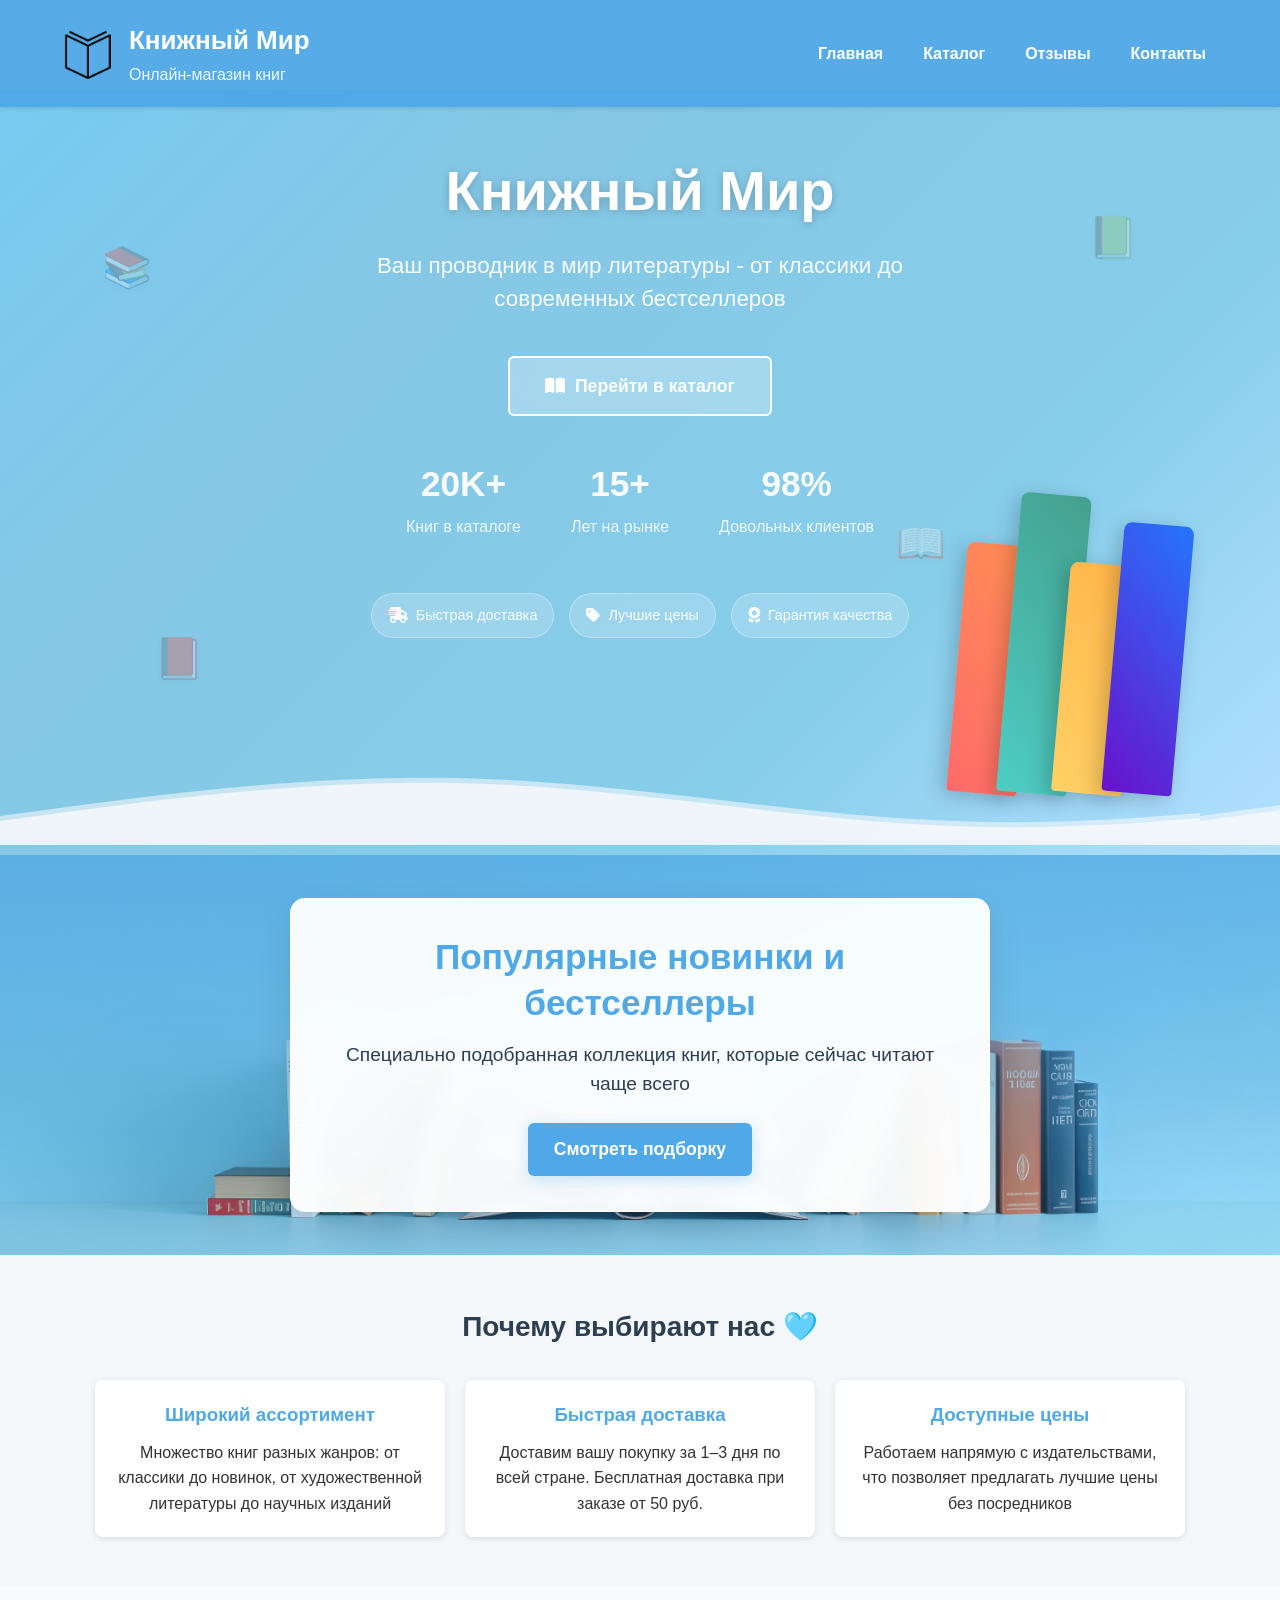
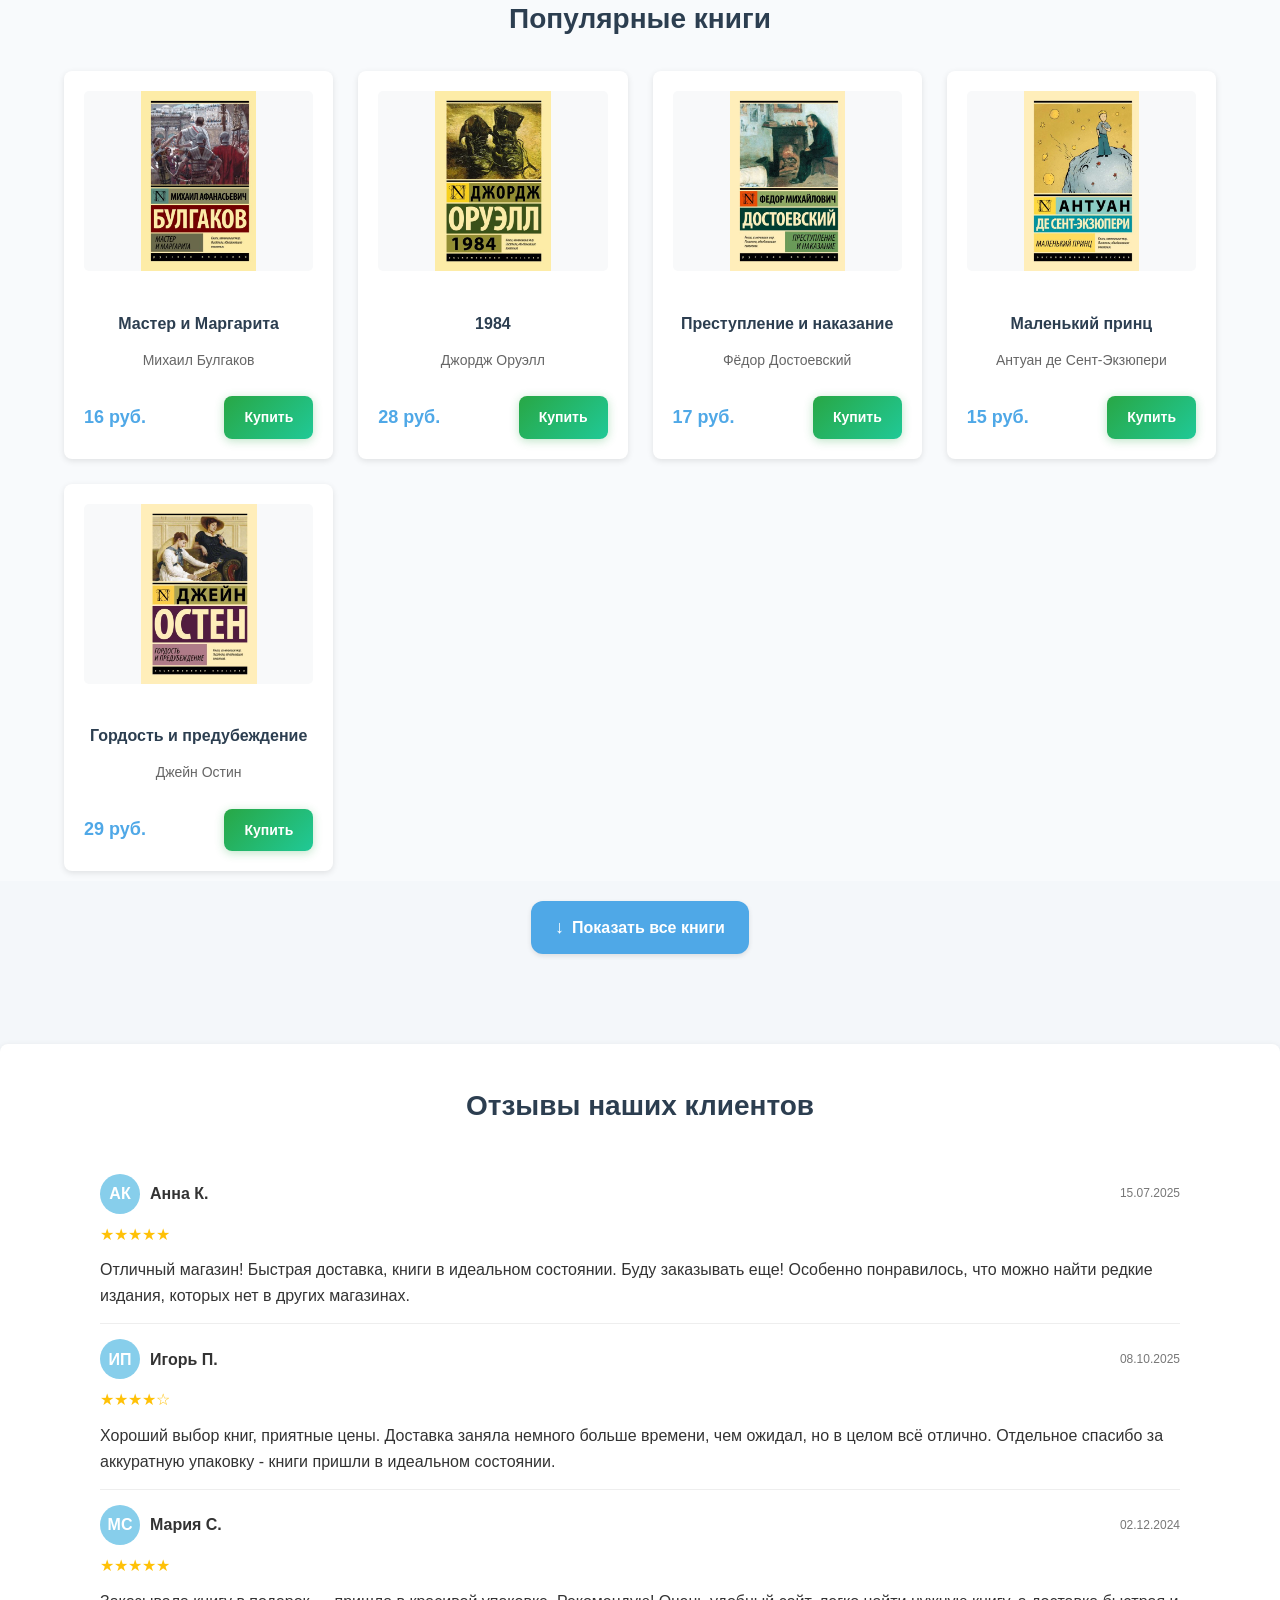
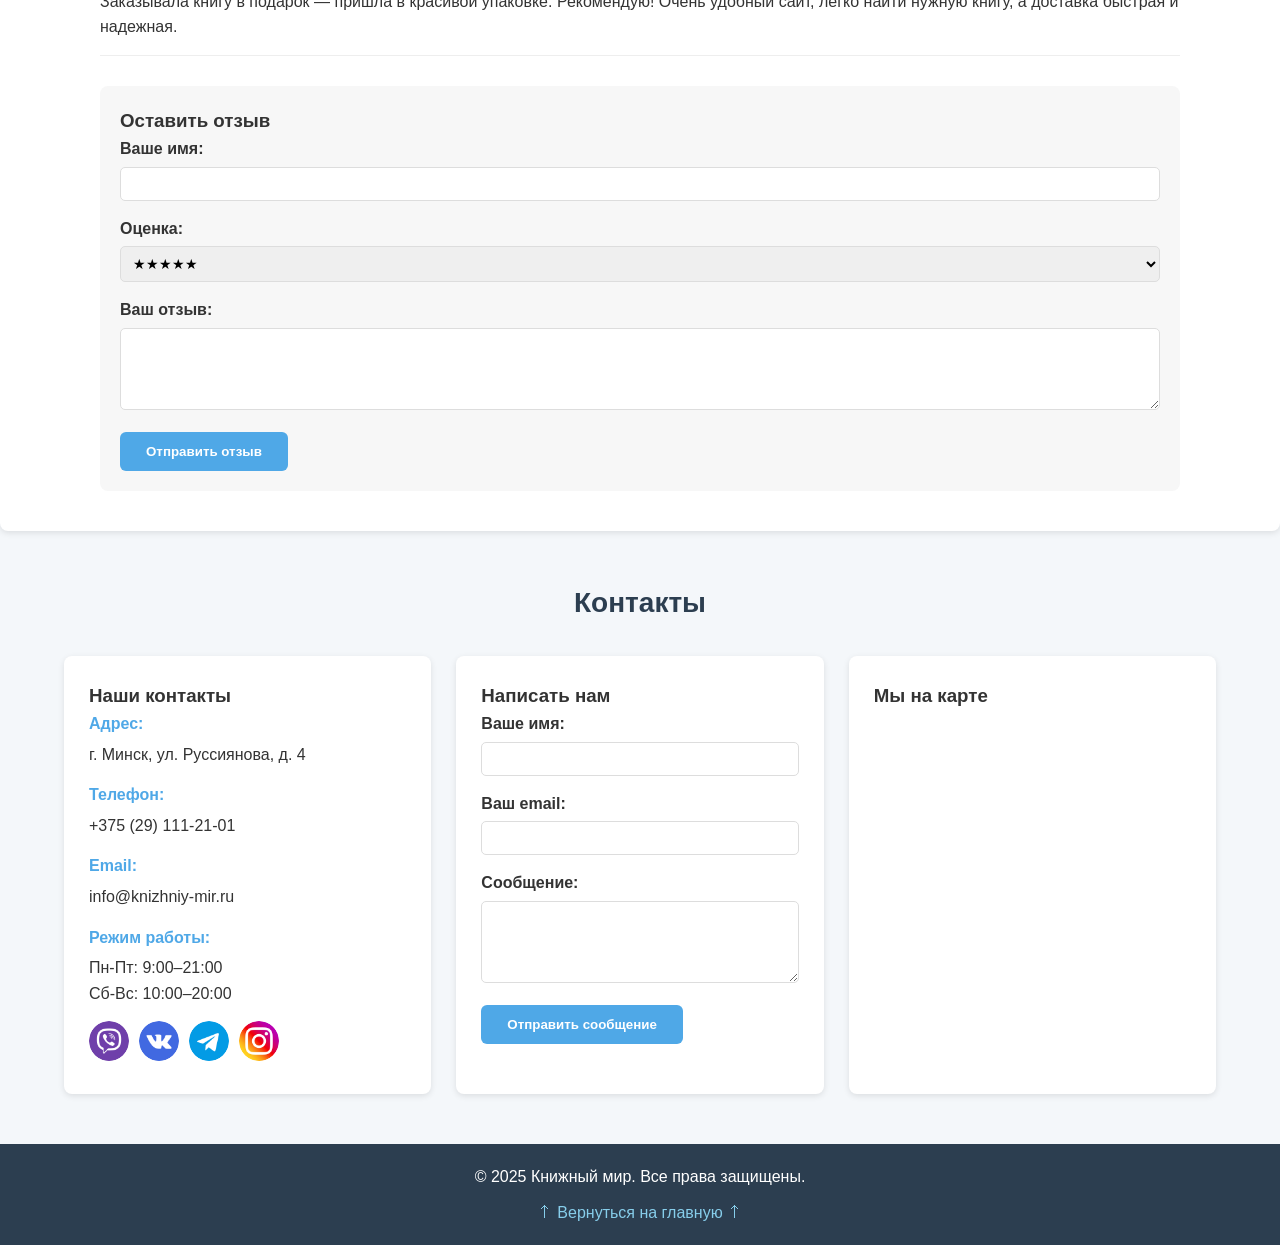
<file: index.html>
<!DOCTYPE html>
<html lang="ru">
<head>
    <meta charset="UTF-8">
    <meta name="viewport" content="width=device-width, initial-scale=1.0">
    <title>Книжный мир — Онлайн-магазин книг</title>
    <link rel="stylesheet" href="https://cdnjs.cloudflare.com/ajax/libs/font-awesome/6.4.0/css/all.min.css">
    <style>
      
        * {
            margin: 0;
            padding: 0;
            box-sizing: border-box;
            font-family: "Century Gothic", sans-serif;
        }

        
        html {
            scroll-behavior: smooth;
            scroll-padding-top: 90px; 
        }

        body {
            background: #f4f7fa;
            color: #333;
            line-height: 1.6;
        }

        .container {
            width: 90%;
            max-width: 1200px;
            margin: auto;
        }

        .btn {
            display: inline-block;
            padding: 12px 26px;
            background: #4fa8e7;
            color: white;
            text-decoration: none;
            border-radius: 6px;
            font-weight: bold;
            transition: 0.3s;
            border: none;
            cursor: pointer;
            text-align: center;
        }

        .btn:hover {
            background: #368fcf;
            transform: translateY(-2px);
        }

        .section-title {
            text-align: center;
            font-size: 28px;
            margin-bottom: 30px;
            color: #2c3e50;
        }

        
        .header {
            background: #4fa8e7;
            padding: 20px 0;
            opacity: 0.95;
            box-shadow: 0 2px 5px rgba(0,0,0,0.1);
            position: fixed;
            width: 100%;
            top: 0;
            z-index: 1000;
        }

        .header-container {
            display: flex;
            justify-content: space-between;
            align-items: center;
        }

        .logo {
            display: flex;
            align-items: center;
        }

        .logo-icon {
            width: 50px;
            height: 50px;
            margin-right: 15px;
        }

        .logo-text h1 {
            color: white;
            font-size: 26px;
        }

        .logo-text p {
            color: #e9f7ff;
            font-size: 16px;
        }

        .nav ul {
            display: flex;
            list-style: none;
        }

        .nav ul li {
            margin-left: 20px;
        }

        .nav ul li a {
            color: white;
            text-decoration: none;
            font-weight: bold;
            padding: 6px 10px;
            border-radius: 5px;
            transition: background 0.3s;
        }

        .nav ul li a:hover {
            background: rgba(255,255,255,0.25);
        }

        
        .menu-toggle {
            display: none;
            flex-direction: column;
            justify-content: space-between;
            width: 30px;
            height: 21px;
            background: transparent;
            border: none;
            cursor: pointer;
            padding: 0;
            z-index: 1001;
        }

        .menu-toggle span {
            display: block;
            height: 3px;
            width: 100%;
            background-color: white;
            border-radius: 3px;
            transition: all 0.3s ease;
        }

        #menu-toggle {
            display: none;
        }

        #menu-toggle:checked ~ .nav {
            transform: translateX(0);
        }

        #menu-toggle:checked ~ .menu-toggle span:nth-child(1) {
            transform: translateY(9px) rotate(45deg);
        }

        #menu-toggle:checked ~ .menu-toggle span:nth-child(2) {
            opacity: 0;
        }

        #menu-toggle:checked ~ .menu-toggle span:nth-child(3) {
            transform: translateY(-9px) rotate(-45deg);
        }

        
        .hero-banner {
            position: relative;
            height: auto;
            min-height: 85vh;
            max-height: none;
            background: linear-gradient(135deg, #78cbf1 0%, #85c7e5 30%, #87ceeb 70%, #b3e0ff 100%);
            overflow: hidden;
            display: flex;
            align-items: center;
            justify-content: center;
            margin-top: 90px;
            padding: 40px 0 150px;
        }

        
        .book-stack {
            position: absolute;
            right: 9%;
            bottom: 8%; 
            display: flex;
            align-items: flex-end;
            height: 55%;
            animation: slideInRight 1.5s ease-out;
            z-index: 2;
        }

        @keyframes slideInRight {
            from {
                opacity: 0;
                transform: translateX(100px);
            }
            to {
                opacity: 1;
                transform: translateX(0);
            }
        }

        .book-item {
            width: 70px;
            height: 280px;
            margin-right: -18px;
            border-radius: 8px 8px 4px 4px;
            transform: rotate(5deg);
            box-shadow: -5px 5px 20px rgba(0,0,0,0.2);
            transition: transform 0.3s ease;
            position: relative;
            animation: bookAppear 0.5s ease-out both;
        }

        .book-item:nth-child(1) { 
            background: linear-gradient(45deg, #ff6b6b, #ff8e53);
            height: 250px;
            animation-delay: 0.5s;
        }
        .book-item:nth-child(2) { 
            background: linear-gradient(45deg, #4ecdc4, #44a08d);
            height: 300px;
            animation-delay: 0.7s;
        }
        .book-item:nth-child(3) { 
            background: linear-gradient(45deg, #ffd166, #ffb347);
            height: 230px;
            animation-delay: 0.9s;
        }
        .book-item:nth-child(4) { 
            background: linear-gradient(45deg, #6a11cb, #2575fc);
            height: 270px;
            animation-delay: 1.1s;
        }

        @keyframes bookAppear {
            from {
                opacity: 0;
                transform: translateY(50px) rotate(5deg);
            }
            to {
                opacity: 1;
                transform: translateY(0) rotate(5deg);
            }
        }

        .book-item:hover {
            transform: rotate(5deg) translateY(-15px);
            z-index: 2;
        }

        .floating-books {
            position: absolute;
            width: 100%;
            height: 100%;
            top: 0;
            left: 0;
            pointer-events: none;
        }

        .book {
            position: absolute;
            font-size: 2.5rem;
            opacity: 0.3;
            animation: float 8s ease-in-out infinite;
            text-shadow: 0 2px 10px rgba(0,0,0,0.1);
        }

        .book:nth-child(1) { top: 19%; left: 8%; animation-delay: 0s; }
        .book:nth-child(2) { top: 55%; left: 70%; animation-delay: 1.5s; }
        .book:nth-child(3) { top: 70%; left: 12%; animation-delay: 3s; }
        .book:nth-child(4) { top: 15%; left: 85%; animation-delay: 4.5s; }

        @keyframes float {
            0%, 100% { transform: translateY(0) rotate(0deg); }
            50% { transform: translateY(-25px) rotate(5deg); }
        }

        
        .hero-content {
            text-align: center;
            color: white;
            z-index: 2;
            position: relative;
            max-width: 850px;
            padding: 0 20px;
            animation: fadeInUp 1.2s ease-out;
            display: flex;
            flex-direction: column;
            align-items: center;
            gap: 1.5rem;
            margin-bottom: 40px;
        }

        @keyframes fadeInUp {
            from {
                opacity: 0;
                transform: translateY(40px);
            }
            to {
                opacity: 1;
                transform: translateY(0);
            }
        }

        .hero-title {
            font-size: clamp(2rem, 5vw, 3.5rem);
            font-weight: 800;
            text-shadow: 0 2px 10px rgba(0,0,0,0.2);
            line-height: 1.2;
            margin: 0;
        }

        .hero-subtitle {
            font-size: clamp(1rem, 2.5vw, 1.4rem);
            opacity: 0.95;
            font-weight: 300;
            line-height: 1.5;
            animation: fadeIn 1.5s ease-out 0.5s both;
            margin: 0;
            max-width: 600px;
        }

        @keyframes fadeIn {
            from { opacity: 0; }
            to { opacity: 0.95; }
        }

       
        .hero-banner .btn {
            background: rgba(255,255,255,0.25);
            border: 2px solid white;
            font-size: clamp(1rem, 2vw, 1.1rem);
            padding: clamp(12px, 2vw, 14px) clamp(25px, 4vw, 35px);
            backdrop-filter: blur(10px);
            font-weight: 600;
            margin-top: 1rem;
            min-height: 50px;
            display: inline-flex;
            align-items: center;
            justify-content: center;
            white-space: nowrap;
            overflow: hidden;
            text-overflow: ellipsis;
        }

        .hero-banner .btn:hover {
            background: white;
            color: #4fa8e7;
            transform: translateY(-3px);
            box-shadow: 0 8px 20px rgba(0,0,0,0.2);
        }

   
        .hero-stats {
            display: flex;
            justify-content: center;
            gap: clamp(20px, 4vw, 50px);
            animation: fadeIn 1s ease-out 1s both;
            flex-wrap: wrap;
            margin: 1rem 0;
        }

        .stat-item {
            text-align: center;
            min-width: 80px;
            flex-shrink: 0;
        }

        .stat-number {
            font-size: clamp(1.5rem, 3vw, 2.2rem);
            font-weight: 700;
            color: white;
            display: block;
            margin-bottom: 5px;
        }

        .stat-label {
            font-size: clamp(0.8rem, 1.5vw, 1rem);
            opacity: 0.9;
            color: white;
            line-height: 1.2;
        }

 
        .hero-features {
            display: flex;
            justify-content: center;
            gap: clamp(10px, 2vw, 15px);
            margin-top: 1rem;
            flex-wrap: wrap;
            animation: fadeIn 1s ease-out 1.5s both;
            max-width: 100%;
            padding: 0 10px;
        }

        .feature {
            display: flex;
            align-items: center;
            gap: 8px;
            background: rgba(255,255,255,0.2);
            padding: clamp(8px, 2vw, 10px) clamp(12px, 2vw, 16px);
            border-radius: 50px;
            backdrop-filter: blur(10px);
            border: 1px solid rgba(255,255,255,0.3);
            font-size: clamp(0.75rem, 1.5vw, 0.9rem);
            flex-shrink: 0;
            white-space: nowrap;
        }

        .feature i {
            color: white;
            font-size: clamp(0.8rem, 1.8vw, 1rem);
        }

        .feature span {
            color: white;
            font-weight: 500;
        }

        .waves {
            position: absolute;
            bottom: 0;
            left: 0;
            width: 100%;
            height: clamp(100px, 18vh, 130px); 
            overflow: hidden;
            z-index: 3; 
        }

        .wave {
            position: absolute;
            bottom: 0;
            left: 0;
            width: 200%;
            height: 100%;
            background: url('data:image/svg+xml;utf8,<svg viewBox="0 0 1200 120" preserveAspectRatio="none" xmlns="http://www.w3.org/2000/svg"><path d="M0,96L80,85.3C160,75,320,53,480,58.7C640,64,800,96,960,101.3C1120,107,1280,85,1360,74.7L1440,64L1440,320L1360,320C1280,320,1120,320,960,320C800,320,640,320,480,320C320,320,160,320,80,320L0,320Z" fill="%23f4f7fa"/></svg>');
            background-size: 1200px 120px;
            animation: wave 20s linear infinite;
            opacity: 0.9;
        }

        .wave:nth-child(2) {
            animation: wave 16s linear infinite reverse;
            opacity: 0.6;
            bottom: 5px;
        }

        @keyframes wave {
            0% { transform: translateX(0); }
            50% { transform: translateX(-25%); }
            100% { transform: translateX(-50%); }
        }

       
        .hero {
            position: relative;
            width: 100%;
            height: 400px;
            background: linear-gradient(rgba(79, 168, 231, 0.75), rgba(102, 181, 246, 0.15)), url('media/banners/bannermp1.png');
            background-size: cover;
            background-position: center;
            display: flex;
            justify-content: center;
            align-items: center;
            margin: 0;
        }

        .hero-content-wrapper {
            width: 100%;
            display: flex;
            justify-content: center;
            align-items: center;
        }

        .hero-content-box {
            background: rgba(255, 255, 255, 0.95);
            padding: clamp(20px, 4vw, 35px) clamp(25px, 5vw, 45px);
            border-radius: 15px;
            text-align: center;
            box-shadow: 0 15px 35px rgba(0,0,0,0.1);
            max-width: min(700px, 90vw);
            backdrop-filter: blur(10px);
            border: 1px solid rgba(255,255,255,0.8);
            margin: 0 20px;
        }

        .hero-content-box h2 {
            font-size: clamp(1.5rem, 4vw, 2.2rem);
            color: #4fa8e7;
            margin-bottom: 15px;
            line-height: 1.3;
        }

        .hero-content-box p {
            font-size: clamp(1rem, 2.5vw, 1.2rem);
            color: #2c3e50;
            margin-bottom: 25px;
            line-height: 1.5;
        }

        .hero-content-box .btn {
            background: #4fa8e7;
            font-size: clamp(1rem, 2vw, 1.1rem);
            box-shadow: 0 4px 15px rgba(79, 168, 231, 0.3);
            padding: clamp(10px, 2vw, 12px) clamp(20px, 3vw, 26px);
        }

        .hero-content-box .btn:hover {
            background: #368fcf;
            box-shadow: 0 6px 20px rgba(79, 168, 231, 0.4);
        }

        
        .advantages {
            padding: 50px 0;
        }

        .adv-grid {
            display: flex;
            gap: 20px;
            flex-wrap: wrap;
            justify-content: center;
        }

        .adv-card {
            background: white;
            padding: 20px;
            border-radius: 8px;
            flex: 1;
            min-width: 250px;
            max-width: 350px;
            box-shadow: 0 2px 6px rgba(0,0,0,0.1);
            transition: transform 0.3s;
            text-align: center;
        }

        .adv-card:hover {
            transform: translateY(-5px);
        }

        .adv-card h3 {
            color: #4fa8e7;
            margin-bottom: 10px;
        }

        
        .catalog {
            padding: 10px 0;
            background: #f8fafc;
        }

        .book-grid {
            display: grid;
            grid-template-columns: repeat(auto-fill, minmax(220px, 1fr));
            gap: 25px;
        }

        .book-card {
            background: white;
            padding: 20px;
            border-radius: 8px;
            text-align: center;
            box-shadow: 0 2px 6px rgba(0,0,0,0.1);
            transition: 0.3s;
            display: flex;
            flex-direction: column;
        }

        .book-card:hover {
            transform: translateY(-5px);
            box-shadow: 0 5px 15px rgba(0,0,0,0.15);
        }

        .book-link {
            text-decoration: none;
            color: inherit;
            display: block;
        }

        
        .book-card img {
            width: 100%;
            height: 180px;
            object-fit: contain;
            border-radius: 5px;
            margin-bottom: 15px;
            transition: transform 0.3s;
            background: #f8f9fa;
        }

        .book-card:hover img {
            transform: scale(1.05);
        }

        .book-card h3 {
            margin: 10px 0 5px;
            color: #2c3e50;
            font-size: 16px;
            line-height: 1.3;
            min-height: 40px;
            display: flex;
            align-items: center;
            justify-content: center;
        }

        .book-card .author {
            color: #666;
            font-style: normal;
            margin-bottom: 10px;
            font-size: 14px;
            min-height: 20px;
        }

        .book-footer {
            margin-top: auto;
            display: flex;
            justify-content: space-between;
            align-items: center;
            padding-top: 15px;
        }

        .book-card .price {
            font-size: 18px;
            font-weight: bold;
            color: #4fa8e7;
        }

.buy-btn {
    padding: 10px 20px;
    background: linear-gradient(135deg, #28a745, #20c997); 
    color: white;
    border: none;
    border-radius: 8px;
    font-size: 14px;
    font-weight: 600;
    cursor: pointer;
    transition: all 0.3s;
    text-decoration: none;
    box-shadow: 0 2px 10px rgba(40, 167, 69, 0.3);
    white-space: nowrap;
    flex-shrink: 0;
}

.buy-btn:hover {
    background: linear-gradient(135deg, #218838, #1ea085); 
    transform: translateY(-2px);
    box-shadow: 0 4px 15px rgba(40, 167, 69, 0.4);
    color: white;
    text-decoration: none;
}
        
        .catalog-cta {
            padding: 20px 0 40px;
            text-align: center;
        }

        .catalog-expand-simple {
            display: inline-block;
        }

        .expand-catalog-simple {
            display: inline-flex;
            align-items: center;
            gap: 8px;
            padding: 12px 24px;
            background: #4fa8e7;
            color: white;
            text-decoration: none;
            border-radius: 12px;
            font-weight: bold;
            transition: all 0.3s ease;
            box-shadow: 0 2px 5px rgba(0,0,0,0.1);
        }

        .expand-catalog-simple:hover {
            background: #368fcf;
            transform: translateY(-2px);
            box-shadow: 0 4px 8px rgba(0,0,0,0.15);
        }

        .expand-icon {
            font-size: 18px;
            transition: transform 0.3s;
        }

        .expand-catalog-simple:hover .expand-icon {
            transform: translateY(2px);
        }

        
        .reviews {
            margin: 50px 0;
            background: white;
            padding: 40px;
            border-radius: 8px;
            box-shadow: 0 2px 6px rgba(0,0,0,0.1);
        }

        .review {
            padding: 15px 0;
            border-bottom: 1px solid #eee;
        }

        .review:last-child {
            border-bottom: none;
        }

        .review-header {
            display: flex;
            align-items: center;
            margin-bottom: 8px;
        }

        .review-avatar {
            width: 40px;
            height: 40px;
            background: #87ceeb;
            border-radius: 50%;
            display: flex;
            justify-content: center;
            align-items: center;
            color: white;
            font-weight: bold;
            margin-right: 10px;
        }

        .review-name {
            font-weight: bold;
        }

        .review-date {
            margin-left: auto;
            color: #777;
            font-size: 12px;
        }

        .review-stars {
            color: #ffc107;
            margin-bottom: 10px;
        }

        .review-form {
            margin-top: 30px;
            padding: 20px;
            background: #f7f7f7;
            border-radius: 8px;
        }

        .form-group {
            margin-bottom: 15px;
        }

        .form-group label {
            display: block;
            margin-bottom: 5px;
            font-weight: bold;
        }

        .form-group input,
        .form-group textarea,
        .form-group select {
            width: 100%;
            padding: 8px;
            border: 1px solid #ddd;
            border-radius: 5px;
            font-size: 14px;
        }

        .form-group textarea {
            resize: vertical;
        }

        
        .contacts {
            margin: 50px 0;
        }

        .contact-grid {
            display: grid;
            grid-template-columns: repeat(auto-fit, minmax(300px, 1fr));
            gap: 25px;
        }

        .contact-info, .contact-form, .map {
            background: white;
            padding: 25px;
            border-radius: 8px;
            box-shadow: 0 2px 6px rgba(0,0,0,0.1);
        }

        .contact-item {
            margin-bottom: 15px;
        }

        .contact-item h4 {
            color: #4fa8e7;
            margin-bottom: 5px;
        }

        .contact-item a {
            color: #333;
            text-decoration: none;
        }

        .contact-item a:hover {
            color: #4fa8e7;
        }

        .social-links {
            display: flex;
            gap: 10px;
            margin-top: 15px;
        }

        .social-links a img.social-icon {
            width: 40px;
            height: 40px;
            border-radius: 50%;
            object-fit: cover;
            transition: transform 0.3s;
        }

        .social-links a img.social-icon:hover {
            transform: scale(1.1);
        }

        
        footer {
            background: #2c3e50;
            color: white;
            padding: 20px 0;
            text-align: center;
        }

        .back-to-top {
            display: inline-block;
            color: #87ceeb;
            margin-top: 10px;
            text-decoration: none;
        }

        .back-to-top:hover {
            color: white;
        }

        
        
        

        
        @media (max-width: 1024px) {
            .container {
                width: 95%;
            }
            
            .hero-banner {
                padding: 30px 0 130px;
                min-height: 75vh;
            }
            
            .book-grid {
                grid-template-columns: repeat(auto-fill, minmax(200px, 1fr));
                gap: 20px;
            }
            
            .book-stack {
                right: 5%;
                bottom: 20%;
            }
        }

        
        @media (max-width: 768px) {
            .header {
                padding: 15px 0;
            }
            
            .header-container {
                flex-direction: row;
                justify-content: space-between;
            }
            
            .logo {
                flex: 1;
            }
            
            .logo-text h1 {
                font-size: 22px;
            }
            
            .logo-text p {
                font-size: 14px;
            }
            
            .logo-icon {
                width: 40px;
                height: 40px;
                margin-right: 10px;
            }
            
            .menu-toggle {
                display: flex;
            }
            
            .nav {
                position: fixed;
                top: 70px;
                left: 0;
                width: 100%;
                background: #4fa8e7;
                box-shadow: 0 5px 10px rgba(0,0,0,0.1);
                transform: translateX(-100%);
                transition: transform 0.3s ease;
                z-index: 999;
            }
            
            #menu-toggle:checked ~ .nav {
                transform: translateX(0);
            }
            
            .nav ul {
                flex-direction: column;
                padding: 20px;
                gap: 0;
            }
            
            .nav ul li {
                margin: 0;
                border-bottom: 1px solid rgba(255,255,255,0.1);
            }
            
            .nav ul li:last-child {
                border-bottom: none;
            }
            
            .nav ul li a {
                display: block;
                padding: 15px 10px;
                border-radius: 0;
            }
            
            .hero-banner {
                margin-top: 70px;
                padding: 20px 0 110px;
                min-height: 70vh;
            }
            
            .hero-content {
                gap: 1rem;
                margin-bottom: 30px;
            }
            
            .hero-stats {
                gap: 15px;
                margin: 0.5rem 0;
            }
            
            .hero-features {
                gap: 8px;
                margin-top: 0.5rem;
            }
            
            .book-stack {
                display: none; 
            }
            
            
            .advantages {
                text-align: center;
            }
            
            .adv-grid {
                flex-direction: column;
                align-items: center;
                gap: 15px;
            }
            
            .adv-card {
                width: 100%;
                max-width: 400px;
                text-align: center;
            }
            
            .book-grid {
                grid-template-columns: repeat(auto-fill, minmax(160px, 1fr));
                gap: 15px;
            }
            
            .book-card {
                padding: 15px;
            }
            
            .book-card img {
                height: 160px;
            }
            
            .book-card h3 {
                font-size: 15px;
                min-height: 36px;
            }
            
            .book-footer {
                flex-direction: column;
                gap: 10px;
                text-align: center;
            }
            
            .contact-grid {
                grid-template-columns: 1fr;
            }
            
            .reviews {
                padding: 25px;
            }
            
            .review-header {
                flex-wrap: wrap;
            }
            
            .review-date {
                margin-left: 0;
                width: 100%;
                margin-top: 5px;
            }
            
            .section-title {
                font-size: 24px;
            }
        }

        
        @media (max-width: 480px) {
            .hero-banner {
                padding: 20px 0 90px;
                min-height: 65vh;
                margin-top: 60px;
            }
            
            .btn {
                padding: 10px 20px;
                font-size: 14px;
            }
            
            .hero-banner .btn {
                min-height: 45px;
                padding: 10px 20px;
            }
            
            
            .adv-card {
                max-width: 100%;
                padding: 15px;
            }
            
            .book-grid {
                grid-template-columns: repeat(2, 1fr);
                gap: 12px;
            }
            
            .book-card {
                padding: 12px;
            }
            
            .book-card img {
                height: 140px;
            }
            
            .book-card h3 {
                font-size: 14px;
                min-height: 32px;
            }
            
            .book-card .author {
                font-size: 13px;
            }
            
            .book-card .price {
                font-size: 16px;
            }
            
            .buy-btn {
                padding: 6px 12px;
                font-size: 13px;
            }
            
            .contact-info, .contact-form, .map {
                padding: 20px;
            }
            
            .social-links a img.social-icon {
                width: 35px;
                height: 35px;
            }
            
            .expand-catalog-simple {
                padding: 10px 20px;
                font-size: 14px;
            }
            
            .section-title {
                font-size: 22px;
            }
            
            .reviews {
                padding: 20px 15px;
            }
            
            .review-form {
                padding: 15px;
            }
            
            
            .hero-stats {
                gap: 10px;
            }
            
            .stat-item {
                min-width: 70px;
            }
            
            .hero-features {
                gap: 5px;
            }
            
            .feature {
                padding: 6px 10px;
                font-size: 0.7rem;
            }
        }

      
        @media (max-width: 360px) {
            .book-grid {
                grid-template-columns: 1fr;
            }
            
            .logo-text h1 {
                font-size: 20px;
            }
            
            .section-title {
                font-size: 20px;
            }
            
            .hero-banner {
                padding: 15px 0 80px;
                min-height: 60vh;
            }
            
            .hero-stats {
                flex-direction: column;
                gap: 10px;
            }
            
            .hero-features {
                flex-direction: column;
                align-items: center;
                gap: 5px;
            }
            
            .feature {
                width: 100%;
                max-width: 200px;
                justify-content: center;
            }
            
          
            .hero-banner .btn {
                min-height: 44px;
                font-size: 14px;
                padding: 10px 18px;
            }
        }

        
        @media (min-height: 800px) and (max-width: 768px) {
            .hero-banner {
                min-height: 60vh;
            }
        }

   
        @media (max-height: 500px) and (orientation: landscape) {
            .hero-banner {
                min-height: 100vh;
                padding: 20px 0 100px;
            }
            
            .hero-content {
                gap: 0.8rem;
                margin-bottom: 20px;
            }
            
            .hero-stats {
                margin: 0.3rem 0;
            }
            
            .hero-features {
                margin-top: 0.3rem;
            }
        }
    </style>
</head>

<body>

    
    <header class="header">
        <div class="container header-container">
            <div class="logo">
                <img src="media/icons/book_icon_3.png" alt="Иконка книги" class="logo-icon">
                <div class="logo-text">
                    <h1>Книжный Мир</h1>
                    <p>Онлайн-магазин книг</p>
                </div>
            </div>

            
            <input type="checkbox" id="menu-toggle" style="display: none;">
            <label class="menu-toggle" for="menu-toggle">
                <span></span>
                <span></span>
                <span></span>
            </label>

            <nav class="nav">
                <ul>
                    <li><a href="#home">Главная</a></li>
                    <li><a href="#catalog">Каталог</a></li>
                    <li><a href="#reviews">Отзывы</a></li>
                    <li><a href="#contacts">Контакты</a></li>
                </ul>
            </nav>
        </div>
    </header>

    
    <section id="home" class="hero-banner">
        
        <div class="floating-books">
            <div class="book">📚</div>
            <div class="book">📖</div>
            <div class="book">📕</div>
            <div class="book">📗</div>
        </div>
        
        
        <div class="book-stack">
            <div class="book-item"></div>
            <div class="book-item"></div>
            <div class="book-item"></div>
            <div class="book-item"></div>
        </div>
        
        
        <div class="hero-content">
            <h1 class="hero-title">Книжный Мир</h1>
            <p class="hero-subtitle">Ваш проводник в мир литературы - от классики до современных бестселлеров</p>
            <a href="#catalog" class="btn">
                <i class="fas fa-book-open"></i>&nbsp;&nbsp;Перейти в каталог
            </a>
            
            
            <div class="hero-stats">
                <div class="stat-item">
                    <span class="stat-number">20K+</span>
                    <div class="stat-label">Книг в каталоге</div>
                </div>
                <div class="stat-item">
                    <span class="stat-number">15+</span>
                    <div class="stat-label">Лет на рынке</div>
                </div>
                <div class="stat-item">
                    <span class="stat-number">98%</span>
                    <div class="stat-label">Довольных клиентов</div>
                </div>
            </div>
            
            
            <div class="hero-features">
                <div class="feature">
                    <i class="fas fa-shipping-fast"></i>
                    <span>Быстрая доставка</span>
                </div>
                <div class="feature">
                    <i class="fas fa-tag"></i>
                    <span>Лучшие цены</span>
                </div>
                <div class="feature">
                    <i class="fas fa-award"></i>
                    <span>Гарантия качества</span>
                </div>
            </div>
        </div>
        
        
        <div class="waves">
            <div class="wave"></div>
            <div class="wave"></div>
        </div>
    </section>

    
    <section class="hero">
        <div class="hero-content-wrapper">
            <div class="hero-content-box">
                <h2>Популярные новинки и бестселлеры</h2>
                <p>Специально подобранная коллекция книг, которые сейчас читают чаще всего</p>
                <a href="#catalog" class="btn">Смотреть подборку</a>
            </div>
        </div>
    </section>

    
    <section id="advantages" class="advantages">
        <div class="container">
            <h2 class="section-title">Почему выбирают нас 🩵</h2>

            <div class="adv-grid">
                <div class="adv-card">
                    <h3>Широкий ассортимент</h3>
                    <p>Множество книг разных жанров: от классики до новинок, от художественной литературы до научных изданий</p>
                </div>

                <div class="adv-card">
                    <h3>Быстрая доставка</h3>
                    <p>Доставим вашу покупку за 1–3 дня по всей стране. Бесплатная доставка при заказе от 50 руб.</p>
                </div>

                <div class="adv-card">
                    <h3>Доступные цены</h3>
                    <p>Работаем напрямую с издательствами, что позволяет предлагать лучшие цены без посредников</p>
                </div>
            </div>
        </div>
    </section>

    
    <section id="catalog" class="catalog">
        <div class="container">
            <h2 class="section-title">Популярные книги</h2>

            <div class="book-grid">

                <div class="book-card">
                    <a href="pages/bookview1.html" class="book-link">
                        <img src="media/bookimages/master1.jpg" alt="Мастер и Маргарита - Михаил Булгаков">
                    </a>
                    <h3>Мастер и Маргарита</h3>
                    <p class="author">Михаил Булгаков</p>
                    <div class="book-footer">
                        <p class="price">16 руб.</p>
                        <a href="pages/bookview1.html" class="btn buy-btn">Купить</a>
                    </div>
                </div>

                <div class="book-card">
                    <a href="pages/bookview2.html" class="book-link">
                        <img src="media/bookimages/19842.jpg" alt="1984 - Джордж Оруэлл">
                    </a>
                    <h3>1984</h3>
                    <p class="author">Джордж Оруэлл</p>
                    <div class="book-footer">
                        <p class="price">28 руб.</p>
                        <a href="pages/bookview2.html" class="btn buy-btn">Купить</a>
                    </div>
                </div>

                <div class="book-card">
                    <a href="pages/bookview3.html" class="book-link">
                        <img src="media/bookimages/nakazanie3.jpg" alt="Преступление и наказание - Фёдор Достоевский">
                    </a>
                    <h3>Преступление и наказание</h3>
                    <p class="author">Фёдор Достоевский</p>
                    <div class="book-footer">
                        <p class="price">17 руб.</p>
                        <a href="pages/bookview3.html" class="btn buy-btn">Купить</a>
                    </div>
                </div>

                <div class="book-card">
                    <a href="pages/bookview4.html" class="book-link">
                        <img src="media/bookimages/princ4.jpg" alt="Маленький принц - Антуан де Сент-Экзюпери">
                    </a>
                    <h3>Маленький принц</h3>
                    <p class="author">Антуан де Сент-Экзюпери</p>
                    <div class="book-footer">
                        <p class="price">15 руб.</p>
                        <a href="pages/bookview4.html" class="btn buy-btn">Купить</a>
                    </div>
                </div>

                <div class="book-card">
                    <a href="pages/bookview5.html" class="book-link">
                        <img src="media/bookimages/gordost5.jpg" alt="Гордость и предубеждение - Джейн Остин">
                    </a>
                    <h3>Гордость и предубеждение</h3>
                    <p class="author">Джейн Остин</p>
                    <div class="book-footer">
                        <p class="price">29 руб.</p>
                        <a href="pages/bookview5.html" class="btn buy-btn">Купить</a>
                    </div>
                </div>

            </div>
        </div>
    </section>

    
    <section class="catalog-cta">
        <div class="catalog-expand-simple">
            <a href="pages/catalog.html" class="expand-catalog-simple">
                <span class="expand-icon">↓</span>
                <span class="expand-text">Показать все книги</span>
            </a>
        </div>
    </section>

    
    <section id="reviews" class="reviews">
        <div class="container">
            <h2 class="section-title">Отзывы наших клиентов</h2>

            <div class="review">
                <div class="review-header">
                    <div class="review-avatar">АК</div>
                    <div class="review-name">Анна К.</div>
                    <div class="review-date">15.07.2025</div>
                </div>
                <div class="review-stars">★★★★★</div>
                <p>Отличный магазин! Быстрая доставка, книги в идеальном состоянии. Буду заказывать еще! Особенно понравилось, что можно найти редкие издания, которых нет в других магазинах.</p>
            </div>

            <div class="review">
                <div class="review-header">
                    <div class="review-avatar">ИП</div>
                    <div class="review-name">Игорь П.</div>
                    <div class="review-date">08.10.2025</div>
                </div>
                <div class="review-stars">★★★★☆</div>
                <p>Хороший выбор книг, приятные цены. Доставка заняла немного больше времени, чем ожидал, но в целом всё отлично. Отдельное спасибо за аккуратную упаковку - книги пришли в идеальном состоянии.</p>
            </div>

            <div class="review">
                <div class="review-header">
                    <div class="review-avatar">МС</div>
                    <div class="review-name">Мария С.</div>
                    <div class="review-date">02.12.2024</div>
                </div>
                <div class="review-stars">★★★★★</div>
                <p>Заказывала книгу в подарок — пришла в красивой упаковке. Рекомендую! Очень удобный сайт, легко найти нужную книгу, а доставка быстрая и надежная.</p>
            </div>

            <div class="review-form">
                <h3>Оставить отзыв</h3>

                <form>
                    <div class="form-group">
                        <label for="name">Ваше имя:</label>
                        <input type="text" id="name" required>
                    </div>

                    <div class="form-group">
                        <label for="rating">Оценка:</label>
                        <select id="rating">
                            <option>★★★★★</option>
                            <option>★★★★☆</option>
                            <option>★★★☆☆</option>
                            <option>★★☆☆☆</option>
                            <option>★☆☆☆☆</option>
                        </select>
                    </div>

                    <div class="form-group">
                        <label for="review-text">Ваш отзыв:</label>
                        <textarea id="review-text" rows="4" required></textarea>
                    </div>

                    <button type="reset" class="btn">Отправить отзыв</button>
                </form>
            </div>

        </div>
    </section>

    
    <section id="contacts" class="contacts">
        <div class="container">
            <h2 class="section-title">Контакты</h2>

            <div class="contact-grid">

                <div class="contact-info">
                    <h3>Наши контакты</h3>

                    <div class="contact-item">
                        <h4>Адрес:</h4>
                        <p>г. Минск, ул. Руссиянова, д. 4</p>
                    </div>

                    <div class="contact-item">
                        <h4>Телефон:</h4>
                        <p><a href="tel:+375 29 111 21 01">+375 (29) 111-21-01</a></p>
                    </div>

                    <div class="contact-item">
                        <h4>Email:</h4>
                        <p><a href="mailto:info@knizhniy-mir.ru">info@knizhniy-mir.ru</a></p>
                    </div>

                    <div class="contact-item">
                        <h4>Режим работы:</h4>
                        <p>Пн-Пт: 9:00–21:00</p>
                        <p>Сб-Вс: 10:00–20:00</p>
                    </div>

                    <div class="social-links">
                        <a href="https://viber.com" target="_blank">
                            <img src="media/icons/viber.png" alt="Viber" class="social-icon">
                        </a>
                        <a href="https://vk.com" target="_blank">
                            <img src="media/icons/vk.png" alt="VK" class="social-icon">
                        </a>
                        <a href="https://t.me" target="_blank">
                            <img src="media/icons/telegram.png" alt="Telegram" class="social-icon">
                        </a>
                        <a href="https://instagram.com" target="_blank">
                            <img src="media/icons/inst.png" alt="Instagram" class="social-icon">
                        </a>
                    </div>
                </div>

                <div class="contact-form">
                    <h3>Написать нам</h3>
                    <form>
                        <div class="form-group">
                            <label for="contact-name">Ваше имя:</label>
                            <input type="text" id="contact-name" required>
                        </div>

                        <div class="form-group">
                            <label for="contact-email">Ваш email:</label>
                            <input type="email" id="contact-email" required>
                        </div>

                        <div class="form-group">
                            <label for="message">Сообщение:</label>
                            <textarea id="message" rows="4" required></textarea>
                        </div>

                        <button type="reset" class="btn">Отправить сообщение</button>
                    </form>
                </div>

                <div class="map">
                    <h3>Мы на карте</h3>
                    <iframe 
                        src="https://www.google.com/maps/embed?pb=!1m18!1m12!1m3!1d1810.8468484391437!2d27.68411721010236!3d53.94279754567189!2m3!1f0!2f0!3f0!3m2!1i1024!2i768!4f13.1!3m3!1m2!1s0x46dbceb55e09766f%3A0xcaaf63e627d3670f!2sOZ!5e0!3m2!1sru!2sby!4v1763295332744!5m2!1sru!2sby" 
                        width="100%" 
                        height="250" 
                        style="border:0;" 
                        allowfullscreen="" 
                        loading="lazy" 
                        referrerpolicy="no-referrer-when-downgrade"
                        title="Карта с расположением магазина Книжный Мир">
                    </iframe>
                </div>

            </div>
        </div>
    </section>

    
    <footer>
        <div class="container">
            <p>© 2025 Книжный мир. Все права защищены.</p>
            <a href="#home" class="back-to-top">🡑 Вернуться на главную 🡑</a>
        </div>
    </footer>

</body>
</html>
</file>
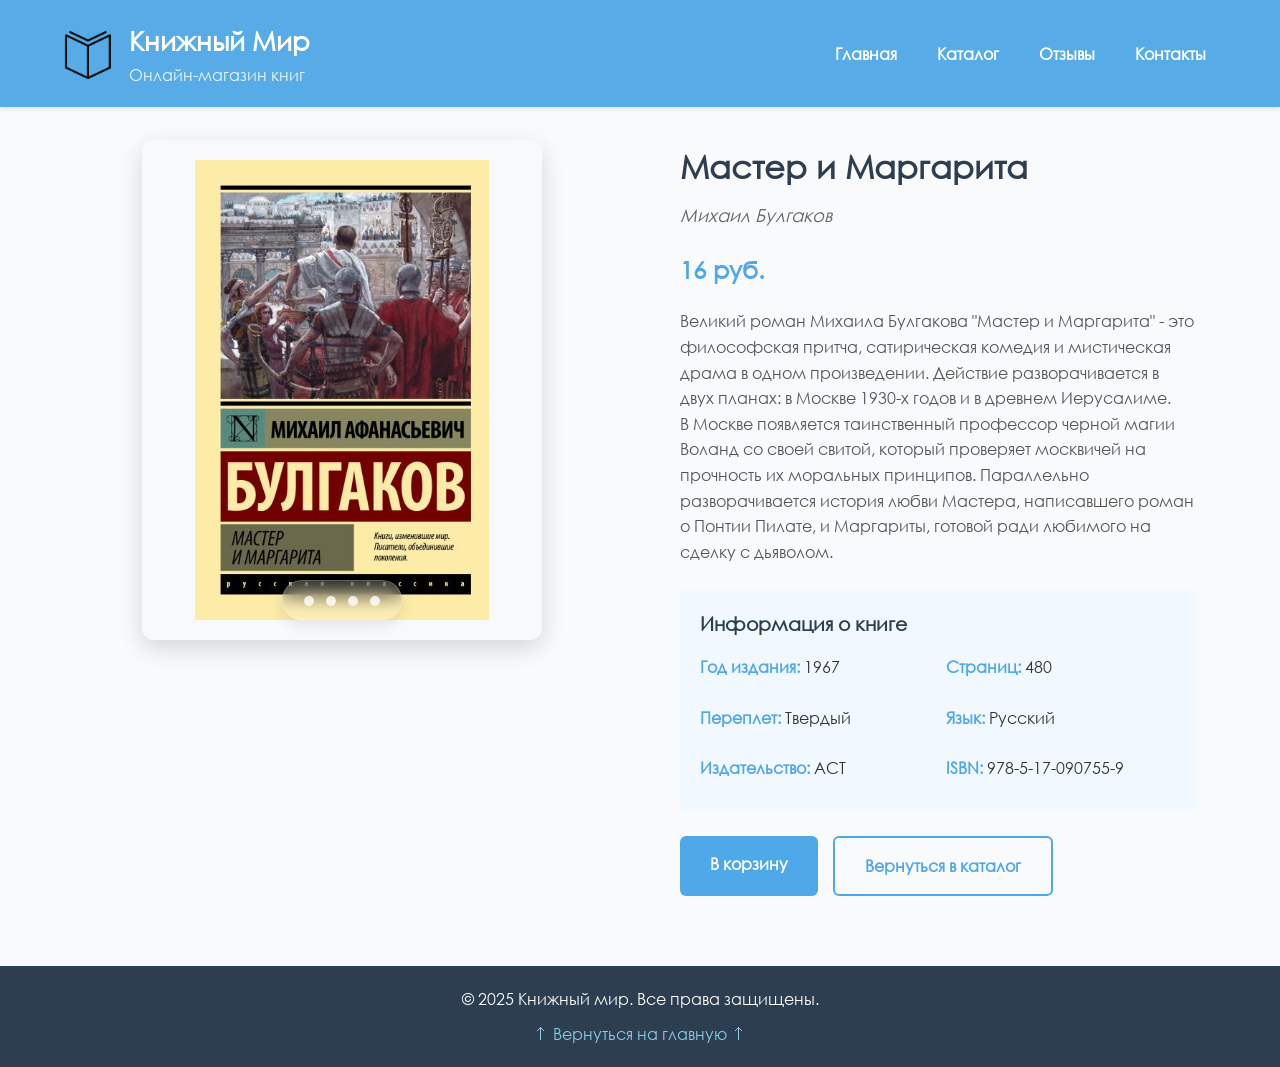
<file: pages/bookview1.html>
<!DOCTYPE html>
<html lang="ru">
<head>
    <meta charset="UTF-8">
    <meta name="viewport" content="width=device-width, initial-scale=1.0">
    <title>Мастер и Маргарита - Книжный мир</title>
    <link rel="stylesheet" href="../styles.css">
    <link rel="icon" href="../media/icons/webICO1.png" type="image/png">
</head>
<body>

    
    <header class="header">
        <div class="container header-container">
            <div class="logo">
                <img src="../media/icons/book_icon_3.png" alt="Иконка книги" class="logo-icon">
                <div class="logo-text">
                    <h1>Книжный Мир</h1>
                    <p>Онлайн-магазин книг</p>
                </div>
            </div>

            <nav class="nav">
                <ul>
                    <li><a href="../index.html#home">Главная</a></li>
                    <li><a href="../index.html#catalog">Каталог</a></li>
                    <li><a href="../index.html#reviews">Отзывы</a></li>
                    <li><a href="../index.html#contacts">Контакты</a></li>
                </ul>
            </nav>
        </div>
    </header>

    
    <section class="book-detail">
        <div class="container">
            <div class="book-detail-container">
                
                <div class="book-gallery">
                    <div class="gallery-main">
                        
                        <div class="gallery-slides">
                            <input type="radio" name="gallery-radio" id="slide1" checked>
                            <input type="radio" name="gallery-radio" id="slide2">
                            <input type="radio" name="gallery-radio" id="slide3">
                            <input type="radio" name="gallery-radio" id="slide4">
                            
                            <div class="gallery-slide first">
                             
                                <label for="modal-toggle" class="image-zoom-trigger" data-slide="1">
                                    <img src="../media/bookimages/master1.jpg" alt="Обложка книги Мастер и Маргарита" class="book-large-image">
                                </label>
                            </div>
                            
                            <div class="gallery-slide">
                                <label for="modal-toggle" class="image-zoom-trigger" data-slide="2">
                                    <img src="../media/bookimages/master2.jpg" alt="Обратная сторона обложки Мастер и Маргарита" class="book-large-image">
                                </label>
                            </div>
                            
                            <div class="gallery-slide">
                                <label for="modal-toggle" class="image-zoom-trigger" data-slide="3">
                                    <img src="../media/bookimages/master3.jpg" alt="Внутренние страницы книги Мастер и Маргарита" class="book-large-image">
                                </label>
                            </div>
                            
                            <div class="gallery-slide">
                                <label for="modal-toggle" class="image-zoom-trigger" data-slide="4">
                                    <img src="../media/bookimages/master4.jpg" alt="Книга Мастер и Маргарита в руках" class="book-large-image">
                                </label>
                            </div>
                        </div>

                        
                        <div class="gallery-nav">
                            <label for="slide1" class="nav-dot"></label>
                            <label for="slide2" class="nav-dot"></label>
                            <label for="slide3" class="nav-dot"></label>
                            <label for="slide4" class="nav-dot"></label>
                        </div>

                        
                        <div class="gallery-captions">
                            <div class="caption">Обложка книги</div>
                            <div class="caption">Обратная сторона</div>
                            <div class="caption">Внутренние страницы</div>
                            <div class="caption">Книга в руках</div>
                        </div>
                    </div>
                </div>
                
                <div class="book-detail-info">
                    <h1>Мастер и Маргарита</h1>
                    <p class="book-detail-author">Михаил Булгаков</p>
                    <p class="book-detail-price">16 руб.</p>
                    
                    <div class="book-detail-description">
                        <p>Великий роман Михаила Булгакова "Мастер и Маргарита" - это философская притча, сатирическая комедия и мистическая драма в одном произведении. Действие разворачивается в двух планах: в Москве 1930-х годов и в древнем Иерусалиме.</p>
                        <p>В Москве появляется таинственный профессор черной магии Воланд со своей свитой, который проверяет москвичей на прочность их моральных принципов. Параллельно разворачивается история любви Мастера, написавшего роман о Понтии Пилате, и Маргариты, готовой ради любимого на сделку с дьяволом.</p>
                    </div>
                    
                    <div class="book-detail-meta">
                        <h3>Информация о книге</h3>
                        <div class="meta-grid">
                            <div class="meta-item">
                                <strong>Год издания:</strong> 1967
                            </div>
                            <div class="meta-item">
                                <strong>Страниц:</strong> 480
                            </div>
                            <div class="meta-item">
                                <strong>Переплет:</strong> Твердый
                            </div>
                            <div class="meta-item">
                                <strong>Язык:</strong> Русский
                            </div>
                            <div class="meta-item">
                                <strong>Издательство:</strong> АСТ
                            </div>
                            <div class="meta-item">
                                <strong>ISBN:</strong> 978-5-17-090755-9
                            </div>
                        </div>
                    </div>
                    
                    <div class="actions">
                        <a href="../pages/korzina.html" class="btn btn-large">В корзину</a>
                        <a href="catalog.html" class="btn btn-large btn-outline">Вернуться в каталог</a>
                    </div>
                </div>
            </div>
        </div>
    </section>

    
    <input type="checkbox" id="modal-toggle" class="modal-toggle">
    <div class="modal-overlay">
        <div class="modal-content">
            <label for="modal-toggle" class="modal-close">&times;</label>
            
            <div class="modal-slides">
                <input type="radio" name="modal-radio" id="modal-slide1" checked>
                <input type="radio" name="modal-radio" id="modal-slide2">
                <input type="radio" name="modal-radio" id="modal-slide3">
                <input type="radio" name="modal-radio" id="modal-slide4">
                
                <div class="modal-slide first">
                    <img src="../media/bookimages/master1.jpg" alt="Обложка книги Мастер и Маргарита - увеличенное изображение">
                </div>
                
                <div class="modal-slide">
                    <img src="../media/bookimages/master2.jpg" alt="Обратная сторона обложки Мастер и Маргарита - увеличенное изображение">
                </div>
                
                <div class="modal-slide">
                    <img src="../media/bookimages/master3.jpg" alt="Внутренние страницы книги Мастер и Маргарита - увеличенное изображение">
                </div>
                
                <div class="modal-slide">
                    <img src="../media/bookimages/master4.jpg" alt="Книга Мастер и Маргарита в руках - увеличенное изображение">
                </div>
            </div>

            
            <div class="modal-nav">
                <label for="modal-slide1" class="modal-nav-dot"></label>
                <label for="modal-slide2" class="modal-nav-dot"></label>
                <label for="modal-slide3" class="modal-nav-dot"></label>
                <label for="modal-slide4" class="modal-nav-dot"></label>
            </div>

            
            <div class="modal-captions">
                <div class="modal-caption">Обложка книги</div>
                <div class="modal-caption">Обратная сторона</div>
                <div class="modal-caption">Внутренние страницы</div>
                <div class="modal-caption">Книга в руках</div>
            </div>

            
            <div class="modal-controls">
                <label for="modal-slide1" class="modal-prev">‹</label>
                <label for="modal-slide2" class="modal-next">›</label>
            </div>
        </div>
    </div>

    
    <footer>
        <div class="container">
            <p>© 2025 Книжный мир. Все права защищены.</p>
            <a href="../index.html#home" class="back-to-top">🡑 Вернуться на главную 🡑</a>
        </div>
    </footer>

</body>
</html>
</file>
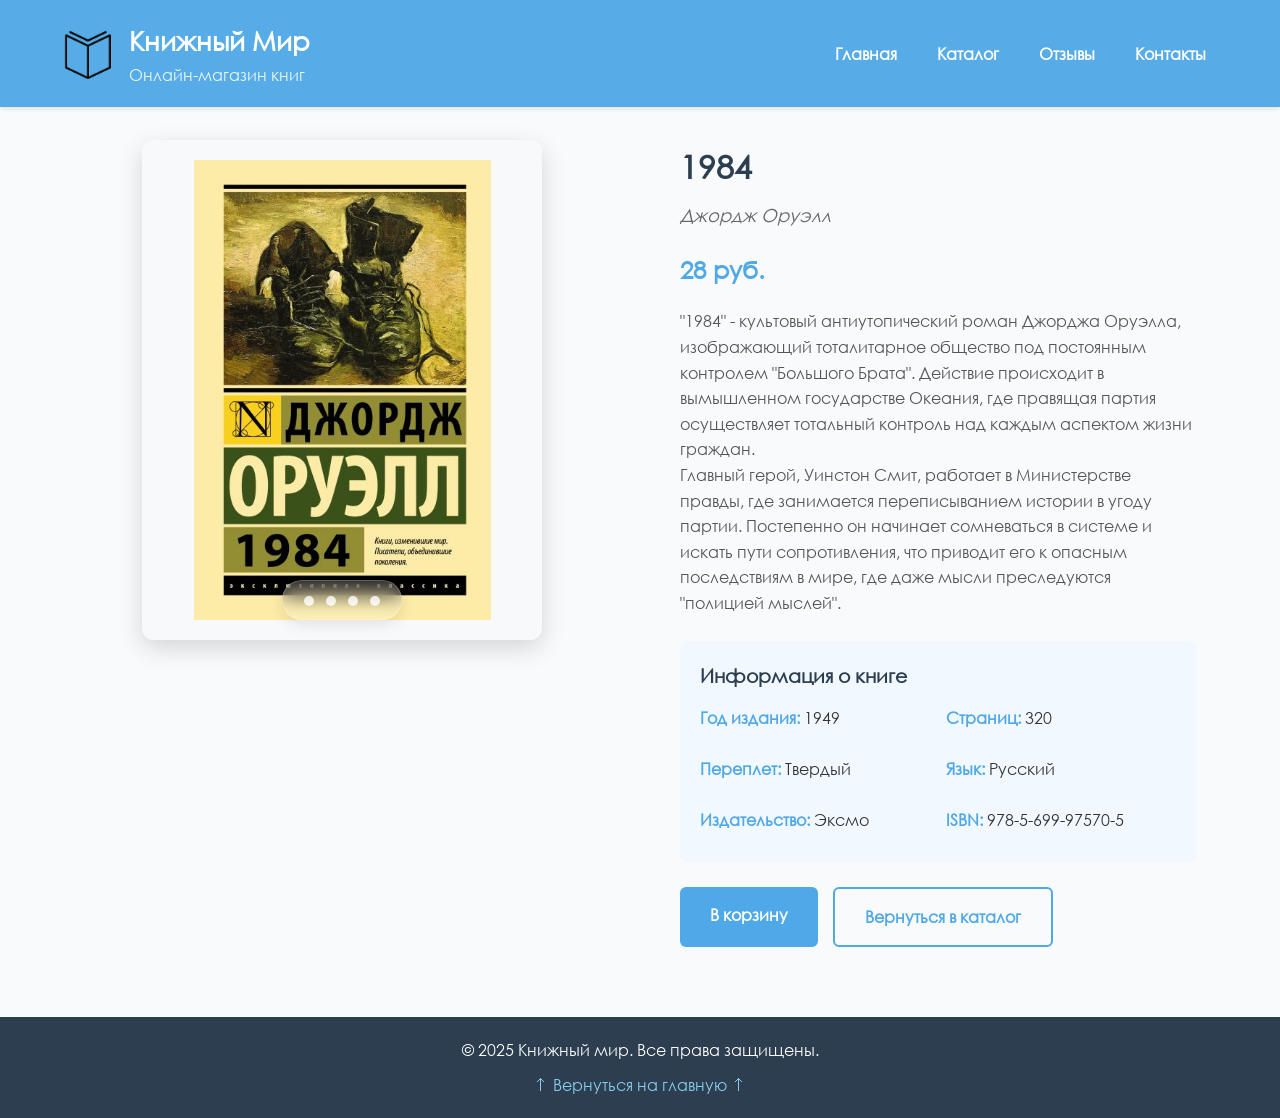
<file: pages/bookview2.html>
<!DOCTYPE html>
<html lang="ru">
<head>
    <meta charset="UTF-8">
    <meta name="viewport" content="width=device-width, initial-scale=1.0">
    <title>1984 - Книжный мир</title>
    <link rel="stylesheet" href="../styles.css">
    <link rel="icon" href="../media/icons/webICO1.png" type="image/png">
</head>
<body>

    
    <header class="header">
        <div class="container header-container">
            <div class="logo">
                <img src="../media/icons/book_icon_3.png" alt="Иконка книги" class="logo-icon">
                <div class="logo-text">
                    <h1>Книжный Мир</h1>
                    <p>Онлайн-магазин книг</p>
                </div>
            </div>

            <nav class="nav">
                <ul>
                    <li><a href="../index.html#home">Главная</a></li>
                    <li><a href="../index.html#catalog">Каталог</a></li>
                    <li><a href="../index.html#reviews">Отзывы</a></li>
                    <li><a href="../index.html#contacts">Контакты</a></li>
                </ul>
            </nav>
        </div>
    </header>

    
    <section class="book-detail">
        <div class="container">
            <div class="book-detail-container">
                
                <div class="book-gallery">
                    <div class="gallery-main">
                        
                        <div class="gallery-slides">
                            <input type="radio" name="gallery-radio" id="slide1" checked>
                            <input type="radio" name="gallery-radio" id="slide2">
                            <input type="radio" name="gallery-radio" id="slide3">
                            <input type="radio" name="gallery-radio" id="slide4">
                            
                            <div class="gallery-slide first">
                                
                                <label for="modal-toggle" class="image-zoom-trigger" data-slide="1">
                                    <img src="../media/bookimages/19842.jpg" alt="Обложка книги 1984" class="book-large-image">
                                </label>
                            </div>
                            
                            <div class="gallery-slide">
                                <label for="modal-toggle" class="image-zoom-trigger" data-slide="2">
                                    <img src="../media/bookimages/198433.jpg" alt="Обратная сторона обложки 1984" class="book-large-image">
                                </label>
                            </div>
                            
                            <div class="gallery-slide">
                                <label for="modal-toggle" class="image-zoom-trigger" data-slide="3">
                                    <img src="../media/bookimages/198422.jpg" alt="Внутренние страницы книги 1984" class="book-large-image">
                                </label>
                            </div>
                            
                            <div class="gallery-slide">
                                <label for="modal-toggle" class="image-zoom-trigger" data-slide="4">
                                    <img src="../media/bookimages/198444.jpg" alt="Книга 1984 в руках" class="book-large-image">
                                </label>
                            </div>
                        </div>

                        
                        <div class="gallery-nav">
                            <label for="slide1" class="nav-dot"></label>
                            <label for="slide2" class="nav-dot"></label>
                            <label for="slide3" class="nav-dot"></label>
                            <label for="slide4" class="nav-dot"></label>
                        </div>

                        
                        <div class="gallery-captions">
                            <div class="caption">Обложка книги</div>
                            <div class="caption">Обратная сторона</div>
                            <div class="caption">Внутренние страницы</div>
                            <div class="caption">Книга в руках</div>
                        </div>
                    </div>
                </div>
                
                <div class="book-detail-info">
                    <h1>1984</h1>
                    <p class="book-detail-author">Джордж Оруэлл</p>
                    <p class="book-detail-price">28 руб.</p>
                    
                    <div class="book-detail-description">
                        <p>"1984" - культовый антиутопический роман Джорджа Оруэлла, изображающий тоталитарное общество под постоянным контролем "Большого Брата". Действие происходит в вымышленном государстве Океания, где правящая партия осуществляет тотальный контроль над каждым аспектом жизни граждан.</p>
                        <p>Главный герой, Уинстон Смит, работает в Министерстве правды, где занимается переписыванием истории в угоду партии. Постепенно он начинает сомневаться в системе и искать пути сопротивления, что приводит его к опасным последствиям в мире, где даже мысли преследуются "полицией мыслей".</p>
                    </div>
                    
                    <div class="book-detail-meta">
                        <h3>Информация о книге</h3>
                        <div class="meta-grid">
                            <div class="meta-item">
                                <strong>Год издания:</strong> 1949
                            </div>
                            <div class="meta-item">
                                <strong>Страниц:</strong> 320
                            </div>
                            <div class="meta-item">
                                <strong>Переплет:</strong> Твердый
                            </div>
                            <div class="meta-item">
                                <strong>Язык:</strong> Русский
                            </div>
                            <div class="meta-item">
                                <strong>Издательство:</strong> Эксмо
                            </div>
                            <div class="meta-item">
                                <strong>ISBN:</strong> 978-5-699-97570-5
                            </div>
                        </div>
                    </div>
                    
                    <div class="actions">
                        <a href="../pages/korzina.html" class="btn btn-large">В корзину</a>
                        <a href="catalog.html" class="btn btn-large btn-outline">Вернуться в каталог</a>
                    </div>
                </div>
            </div>
        </div>
    </section>

    
    <input type="checkbox" id="modal-toggle" class="modal-toggle">
    <div class="modal-overlay">
        <div class="modal-content">
            <label for="modal-toggle" class="modal-close">&times;</label>
            
            <div class="modal-slides">
                <input type="radio" name="modal-radio" id="modal-slide1" checked>
                <input type="radio" name="modal-radio" id="modal-slide2">
                <input type="radio" name="modal-radio" id="modal-slide3">
                <input type="radio" name="modal-radio" id="modal-slide4">
                
                <div class="modal-slide first">
                    <img src="../media/bookimages/19842.jpg" alt="Обложка книги 1984 - увеличенное изображение">
                </div>
                
                <div class="modal-slide">
                    <img src="../media/bookimages/198433.jpg" alt="Обратная сторона обложки 1984 - увеличенное изображение">
                </div>
                
                <div class="modal-slide">
                    <img src="../media/bookimages/198422.jpg" alt="Внутренние страницы книги 1984 - увеличенное изображение">
                </div>
                
                <div class="modal-slide">
                    <img src="../media/bookimages/198444.jpg" alt="Книга 1984 в руках - увеличенное изображение">
                </div>
            </div>

            
            <div class="modal-nav">
                <label for="modal-slide1" class="modal-nav-dot"></label>
                <label for="modal-slide2" class="modal-nav-dot"></label>
                <label for="modal-slide3" class="modal-nav-dot"></label>
                <label for="modal-slide4" class="modal-nav-dot"></label>
            </div>

            
            <div class="modal-captions">
                <div class="modal-caption">Обложка книги</div>
                <div class="modal-caption">Обратная сторона</div>
                <div class="modal-caption">Внутренние страницы</div>
                <div class="modal-caption">Книга в руках</div>
            </div>

            
            <div class="modal-controls">
                <label for="modal-slide1" class="modal-prev">‹</label>
                <label for="modal-slide2" class="modal-next">›</label>
            </div>
        </div>
    </div>

    
    <footer>
        <div class="container">
            <p>© 2025 Книжный мир. Все права защищены.</p>
            <a href="../index.html#home" class="back-to-top">🡑 Вернуться на главную 🡑</a>
        </div>
    </footer>

</body>
</html>
</file>
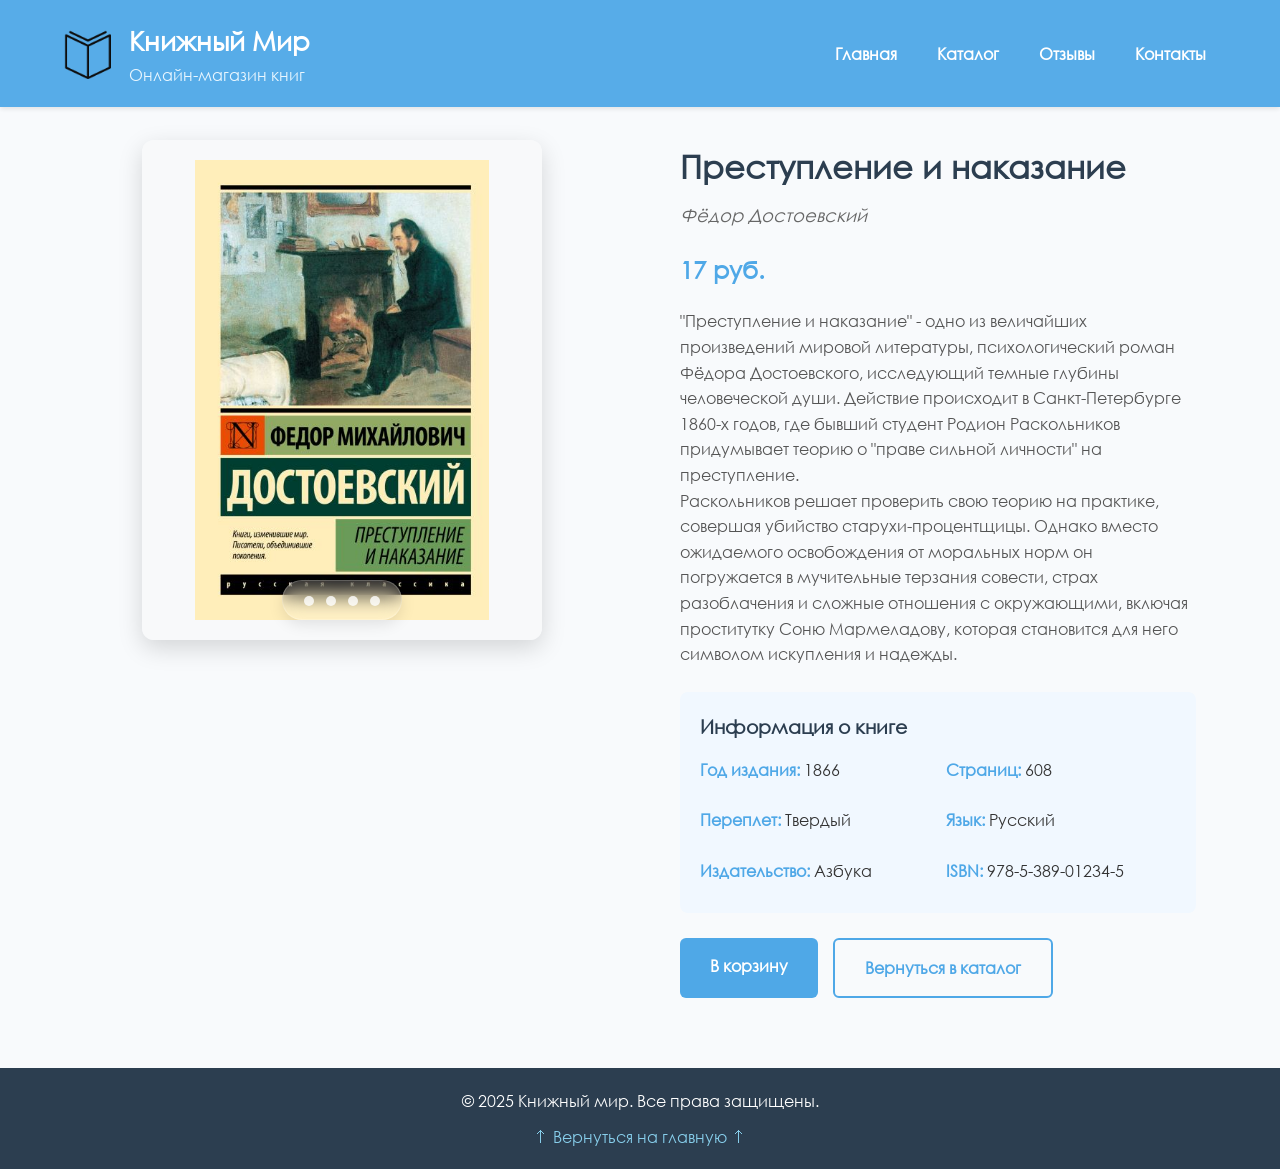
<file: pages/bookview3.html>
<!DOCTYPE html>
<html lang="ru">
<head>
    <meta charset="UTF-8">
    <meta name="viewport" content="width=device-width, initial-scale=1.0">
    <title>Преступление и наказание - Книжный мир</title>
    <link rel="stylesheet" href="../styles.css">
    <link rel="icon" href="../media/icons/webICO1.png" type="image/png">
</head>
<body>

    
    <header class="header">
        <div class="container header-container">
            <div class="logo">
                <img src="../media/icons/book_icon_3.png" alt="Иконка книги" class="logo-icon">
                <div class="logo-text">
                    <h1>Книжный Мир</h1>
                    <p>Онлайн-магазин книг</p>
                </div>
            </div>

            <nav class="nav">
                <ul>
                    <li><a href="../index.html#home">Главная</a></li>
                    <li><a href="../index.html#catalog">Каталог</a></li>
                    <li><a href="../index.html#reviews">Отзывы</a></li>
                    <li><a href="../index.html#contacts">Контакты</a></li>
                </ul>
            </nav>
        </div>
    </header>

    
    <section class="book-detail">
        <div class="container">
            <div class="book-detail-container">
                
                <div class="book-gallery">
                    <div class="gallery-main">
                        
                        <div class="gallery-slides">
                            <input type="radio" name="gallery-radio" id="slide1" checked>
                            <input type="radio" name="gallery-radio" id="slide2">
                            <input type="radio" name="gallery-radio" id="slide3">
                            <input type="radio" name="gallery-radio" id="slide4">
                            
                            <div class="gallery-slide first">
                                
                                <label for="modal-toggle" class="image-zoom-trigger" data-slide="1">
                                    <img src="../media/bookimages/nakazanie3.jpg" alt="Обложка книги Преступление и наказание" class="book-large-image">
                                </label>
                            </div>
                            
                            <div class="gallery-slide">
                                <label for="modal-toggle" class="image-zoom-trigger" data-slide="2">
                                    <img src="../media/bookimages/nakazanie2.jpg" alt="Обратная сторона обложки Преступление и наказание" class="book-large-image">
                                </label>
                            </div>
                            
                            <div class="gallery-slide">
                                <label for="modal-toggle" class="image-zoom-trigger" data-slide="3">
                                    <img src="../media/bookimages/nakazanie1.jpg" alt="Внутренние страницы книги Преступление и наказание" class="book-large-image">
                                </label>
                            </div>
                            
                            <div class="gallery-slide">
                                <label for="modal-toggle" class="image-zoom-trigger" data-slide="4">
                                    <img src="../media/bookimages/nakazanie4.jpg" alt="Книга Преступление и наказание в руках" class="book-large-image">
                                </label>
                            </div>
                        </div>

                        
                        <div class="gallery-nav">
                            <label for="slide1" class="nav-dot"></label>
                            <label for="slide2" class="nav-dot"></label>
                            <label for="slide3" class="nav-dot"></label>
                            <label for="slide4" class="nav-dot"></label>
                        </div>

                        
                        <div class="gallery-captions">
                            <div class="caption">Обложка книги</div>
                            <div class="caption">Обратная сторона</div>
                            <div class="caption">Внутренние страницы</div>
                            <div class="caption">Книга в руках</div>
                        </div>
                    </div>
                </div>
                
                <div class="book-detail-info">
                    <h1>Преступление и наказание</h1>
                    <p class="book-detail-author">Фёдор Достоевский</p>
                    <p class="book-detail-price">17 руб.</p>
                    
                    <div class="book-detail-description">
                        <p>"Преступление и наказание" - одно из величайших произведений мировой литературы, психологический роман Фёдора Достоевского, исследующий темные глубины человеческой души. Действие происходит в Санкт-Петербурге 1860-х годов, где бывший студент Родион Раскольников придумывает теорию о "праве сильной личности" на преступление.</p>
                        <p>Раскольников решает проверить свою теорию на практике, совершая убийство старухи-процентщицы. Однако вместо ожидаемого освобождения от моральных норм он погружается в мучительные терзания совести, страх разоблачения и сложные отношения с окружающими, включая проститутку Соню Мармеладову, которая становится для него символом искупления и надежды.</p>
                    </div>
                    
                    <div class="book-detail-meta">
                        <h3>Информация о книге</h3>
                        <div class="meta-grid">
                            <div class="meta-item">
                                <strong>Год издания:</strong> 1866
                            </div>
                            <div class="meta-item">
                                <strong>Страниц:</strong> 608
                            </div>
                            <div class="meta-item">
                                <strong>Переплет:</strong> Твердый
                            </div>
                            <div class="meta-item">
                                <strong>Язык:</strong> Русский
                            </div>
                            <div class="meta-item">
                                <strong>Издательство:</strong> Азбука
                            </div>
                            <div class="meta-item">
                                <strong>ISBN:</strong> 978-5-389-01234-5
                            </div>
                        </div>
                    </div>
                    
                    <div class="actions">
                        <a href="../pages/korzina.html" class="btn btn-large">В корзину</a>
                        <a href="catalog.html" class="btn btn-large btn-outline">Вернуться в каталог</a>
                    </div>
                </div>
            </div>
        </div>
    </section>

    
    <input type="checkbox" id="modal-toggle" class="modal-toggle">
    <div class="modal-overlay">
        <div class="modal-content">
            <label for="modal-toggle" class="modal-close">&times;</label>
            
            <div class="modal-slides">
                <input type="radio" name="modal-radio" id="modal-slide1" checked>
                <input type="radio" name="modal-radio" id="modal-slide2">
                <input type="radio" name="modal-radio" id="modal-slide3">
                <input type="radio" name="modal-radio" id="modal-slide4">
                
                <div class="modal-slide first">
                    <img src="../media/bookimages/nakazanie3.jpg" alt="Обложка книги Преступление и наказание - увеличенное изображение">
                </div>
                
                <div class="modal-slide">
                    <img src="../media/bookimages/nakazanie2.jpg" alt="Обратная сторона обложки Преступление и наказание - увеличенное изображение">
                </div>
                
                <div class="modal-slide">
                    <img src="../media/bookimages/nakazanie1.jpg" alt="Внутренние страницы книги Преступление и наказание - увеличенное изображение">
                </div>
                
                <div class="modal-slide">
                    <img src="../media/bookimages/nakazanie4.jpg" alt="Книга Преступление и наказание в руках - увеличенное изображение">
                </div>
            </div>

            
            <div class="modal-nav">
                <label for="modal-slide1" class="modal-nav-dot"></label>
                <label for="modal-slide2" class="modal-nav-dot"></label>
                <label for="modal-slide3" class="modal-nav-dot"></label>
                <label for="modal-slide4" class="modal-nav-dot"></label>
            </div>

            
            <div class="modal-captions">
                <div class="modal-caption">Обложка книги</div>
                <div class="modal-caption">Обратная сторона</div>
                <div class="modal-caption">Внутренние страницы</div>
                <div class="modal-caption">Книга в руках</div>
            </div>

            
            <div class="modal-controls">
                <label for="modal-slide1" class="modal-prev">‹</label>
                <label for="modal-slide2" class="modal-next">›</label>
            </div>
        </div>
    </div>

    
    <footer>
        <div class="container">
            <p>© 2025 Книжный мир. Все права защищены.</p>
            <a href="../index.html#home" class="back-to-top">🡑 Вернуться на главную 🡑</a>
        </div>
    </footer>

</body>
</html>
</file>
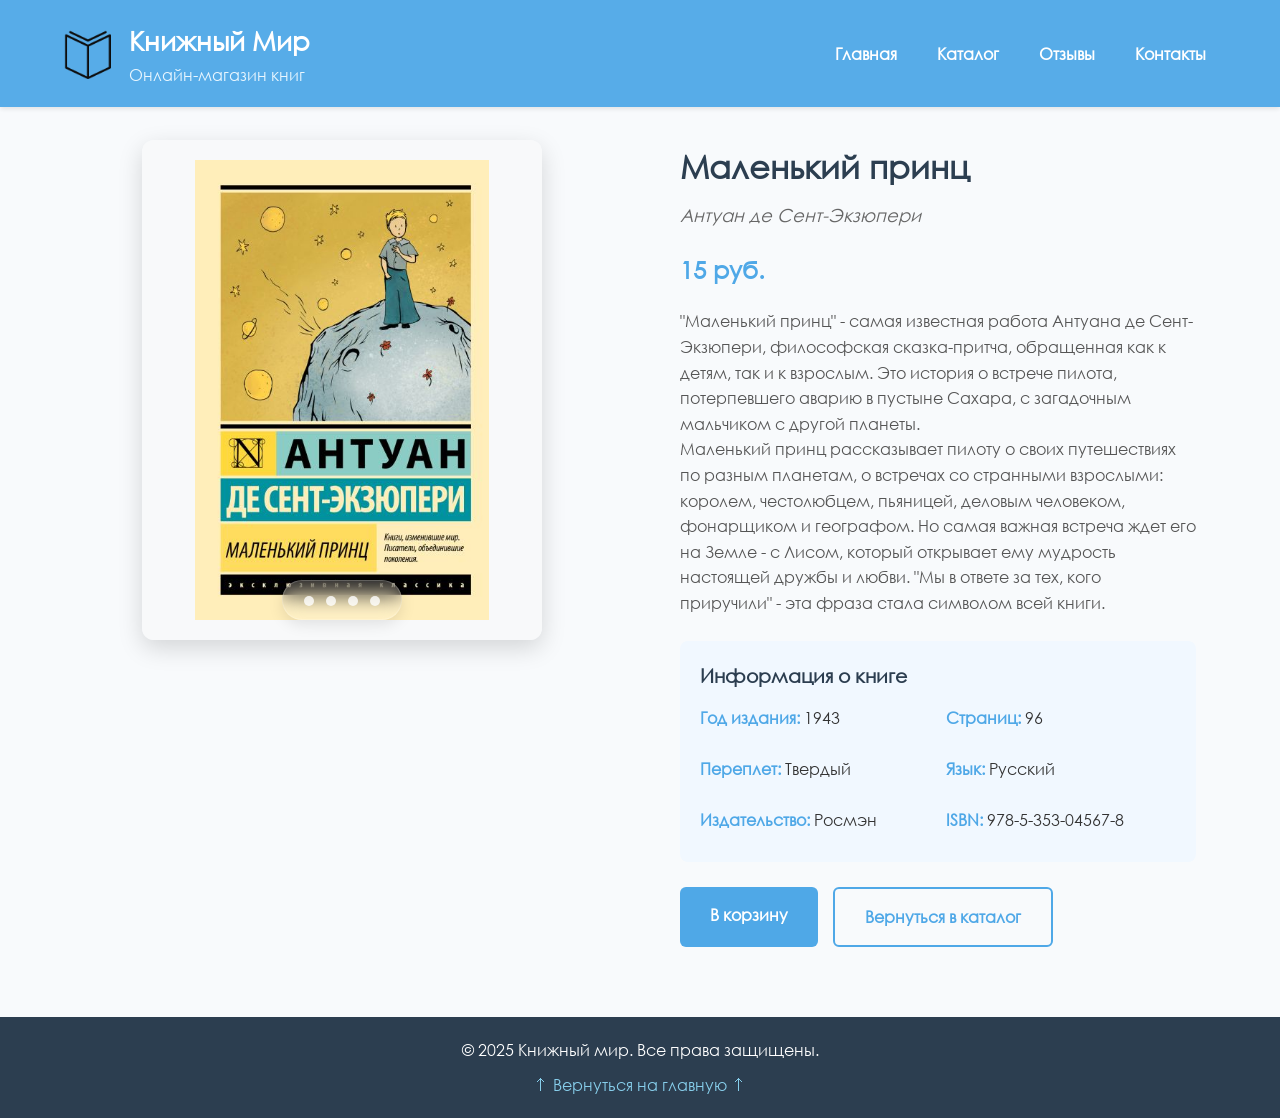
<file: pages/bookview4.html>
<!DOCTYPE html>
<html lang="ru">
<head>
    <meta charset="UTF-8">
    <meta name="viewport" content="width=device-width, initial-scale=1.0">
    <title>Маленький принц - Книжный мир</title>
    <link rel="stylesheet" href="../styles.css">
    <link rel="icon" href="../media/icons/webICO1.png" type="image/png">
</head>
<body>

    
    <header class="header">
        <div class="container header-container">
            <div class="logo">
                <img src="../media/icons/book_icon_3.png" alt="Иконка книги" class="logo-icon">
                <div class="logo-text">
                    <h1>Книжный Мир</h1>
                    <p>Онлайн-магазин книг</p>
                </div>
            </div>

            <nav class="nav">
                <ul>
                    <li><a href="../index.html#home">Главная</a></li>
                    <li><a href="../index.html#catalog">Каталог</a></li>
                    <li><a href="../index.html#reviews">Отзывы</a></li>
                    <li><a href="../index.html#contacts">Контакты</a></li>
                </ul>
            </nav>
        </div>
    </header>

    
    <section class="book-detail">
        <div class="container">
            <div class="book-detail-container">
                
                <div class="book-gallery">
                    <div class="gallery-main">
                        
                        <div class="gallery-slides">
                            <input type="radio" name="gallery-radio" id="slide1" checked>
                            <input type="radio" name="gallery-radio" id="slide2">
                            <input type="radio" name="gallery-radio" id="slide3">
                            <input type="radio" name="gallery-radio" id="slide4">
                            
                            <div class="gallery-slide first">
                                
                                <label for="modal-toggle" class="image-zoom-trigger" data-slide="1">
                                    <img src="../media/bookimages/princ4.jpg" alt="Обложка книги Маленький принц" class="book-large-image">
                                </label>
                            </div>
                            
                            <div class="gallery-slide">
                                <label for="modal-toggle" class="image-zoom-trigger" data-slide="2">
                                    <img src="../media/bookimages/princ1.jpg" alt="Обратная сторона обложки Маленький принц" class="book-large-image">
                                </label>
                            </div>
                            
                            <div class="gallery-slide">
                                <label for="modal-toggle" class="image-zoom-trigger" data-slide="3">
                                    <img src="../media/bookimages/princ2.jpg" alt="Внутренние страницы книги Маленький принц" class="book-large-image">
                                </label>
                            </div>
                            
                            <div class="gallery-slide">
                                <label for="modal-toggle" class="image-zoom-trigger" data-slide="4">
                                    <img src="../media/bookimages/princ3.jpg" alt="Книга Маленький принц в руках" class="book-large-image">
                                </label>
                            </div>
                        </div>

                        
                        <div class="gallery-nav">
                            <label for="slide1" class="nav-dot"></label>
                            <label for="slide2" class="nav-dot"></label>
                            <label for="slide3" class="nav-dot"></label>
                            <label for="slide4" class="nav-dot"></label>
                        </div>

                        
                        <div class="gallery-captions">
                            <div class="caption">Обложка книги</div>
                            <div class="caption">Обратная сторона</div>
                            <div class="caption">Внутренние страницы</div>
                            <div class="caption">Книга в руках</div>
                        </div>
                    </div>
                </div>
                
                <div class="book-detail-info">
                    <h1>Маленький принц</h1>
                    <p class="book-detail-author">Антуан де Сент-Экзюпери</p>
                    <p class="book-detail-price">15 руб.</p>
                    
                    <div class="book-detail-description">
                        <p>"Маленький принц" - самая известная работа Антуана де Сент-Экзюпери, философская сказка-притча, обращенная как к детям, так и к взрослым. Это история о встрече пилота, потерпевшего аварию в пустыне Сахара, с загадочным мальчиком с другой планеты.</p>
                        <p>Маленький принц рассказывает пилоту о своих путешествиях по разным планетам, о встречах со странными взрослыми: королем, честолюбцем, пьяницей, деловым человеком, фонарщиком и географом. Но самая важная встреча ждет его на Земле - с Лисом, который открывает ему мудрость настоящей дружбы и любви. "Мы в ответе за тех, кого приручили" - эта фраза стала символом всей книги.</p>
                    </div>
                    
                    <div class="book-detail-meta">
                        <h3>Информация о книге</h3>
                        <div class="meta-grid">
                            <div class="meta-item">
                                <strong>Год издания:</strong> 1943
                            </div>
                            <div class="meta-item">
                                <strong>Страниц:</strong> 96
                            </div>
                            <div class="meta-item">
                                <strong>Переплет:</strong> Твердый
                            </div>
                            <div class="meta-item">
                                <strong>Язык:</strong> Русский
                            </div>
                            <div class="meta-item">
                                <strong>Издательство:</strong> Росмэн
                            </div>
                            <div class="meta-item">
                                <strong>ISBN:</strong> 978-5-353-04567-8
                            </div>
                        </div>
                    </div>
                    
                    <div class="actions">
                        <a href="../pages/korzina.html" class="btn btn-large">В корзину</a>
                        <a href="catalog.html" class="btn btn-large btn-outline">Вернуться в каталог</a>
                    </div>
                </div>
            </div>
        </div>
    </section>

    
    <input type="checkbox" id="modal-toggle" class="modal-toggle">
    <div class="modal-overlay">
        <div class="modal-content">
            <label for="modal-toggle" class="modal-close">&times;</label>
            
            <div class="modal-slides">
                <input type="radio" name="modal-radio" id="modal-slide1" checked>
                <input type="radio" name="modal-radio" id="modal-slide2">
                <input type="radio" name="modal-radio" id="modal-slide3">
                <input type="radio" name="modal-radio" id="modal-slide4">
                
                <div class="modal-slide first">
                    <img src="../media/bookimages/princ4.jpg" alt="Обложка книги Маленький принц - увеличенное изображение">
                </div>
                
                <div class="modal-slide">
                    <img src="../media/bookimages/princ1.jpg" alt="Обратная сторона обложки Маленький принц - увеличенное изображение">
                </div>
                
                <div class="modal-slide">
                    <img src="../media/bookimages/princ2.jpg" alt="Внутренние страницы книги Маленький принц - увеличенное изображение">
                </div>
                
                <div class="modal-slide">
                    <img src="../media/bookimages/princ3.jpg" alt="Книга Маленький принц в руках - увеличенное изображение">
                </div>
            </div>

            
            <div class="modal-nav">
                <label for="modal-slide1" class="modal-nav-dot"></label>
                <label for="modal-slide2" class="modal-nav-dot"></label>
                <label for="modal-slide3" class="modal-nav-dot"></label>
                <label for="modal-slide4" class="modal-nav-dot"></label>
            </div>

            
            <div class="modal-captions">
                <div class="modal-caption">Обложка книги</div>
                <div class="modal-caption">Обратная сторона</div>
                <div class="modal-caption">Внутренние страницы</div>
                <div class="modal-caption">Книга в руках</div>
            </div>

            
            <div class="modal-controls">
                <label for="modal-slide1" class="modal-prev">‹</label>
                <label for="modal-slide2" class="modal-next">›</label>
            </div>
        </div>
    </div>

    
    <footer>
        <div class="container">
            <p>© 2025 Книжный мир. Все права защищены.</p>
            <a href="../index.html#home" class="back-to-top">🡑 Вернуться на главную 🡑</a>
        </div>
    </footer>

</body>
</html>
</file>
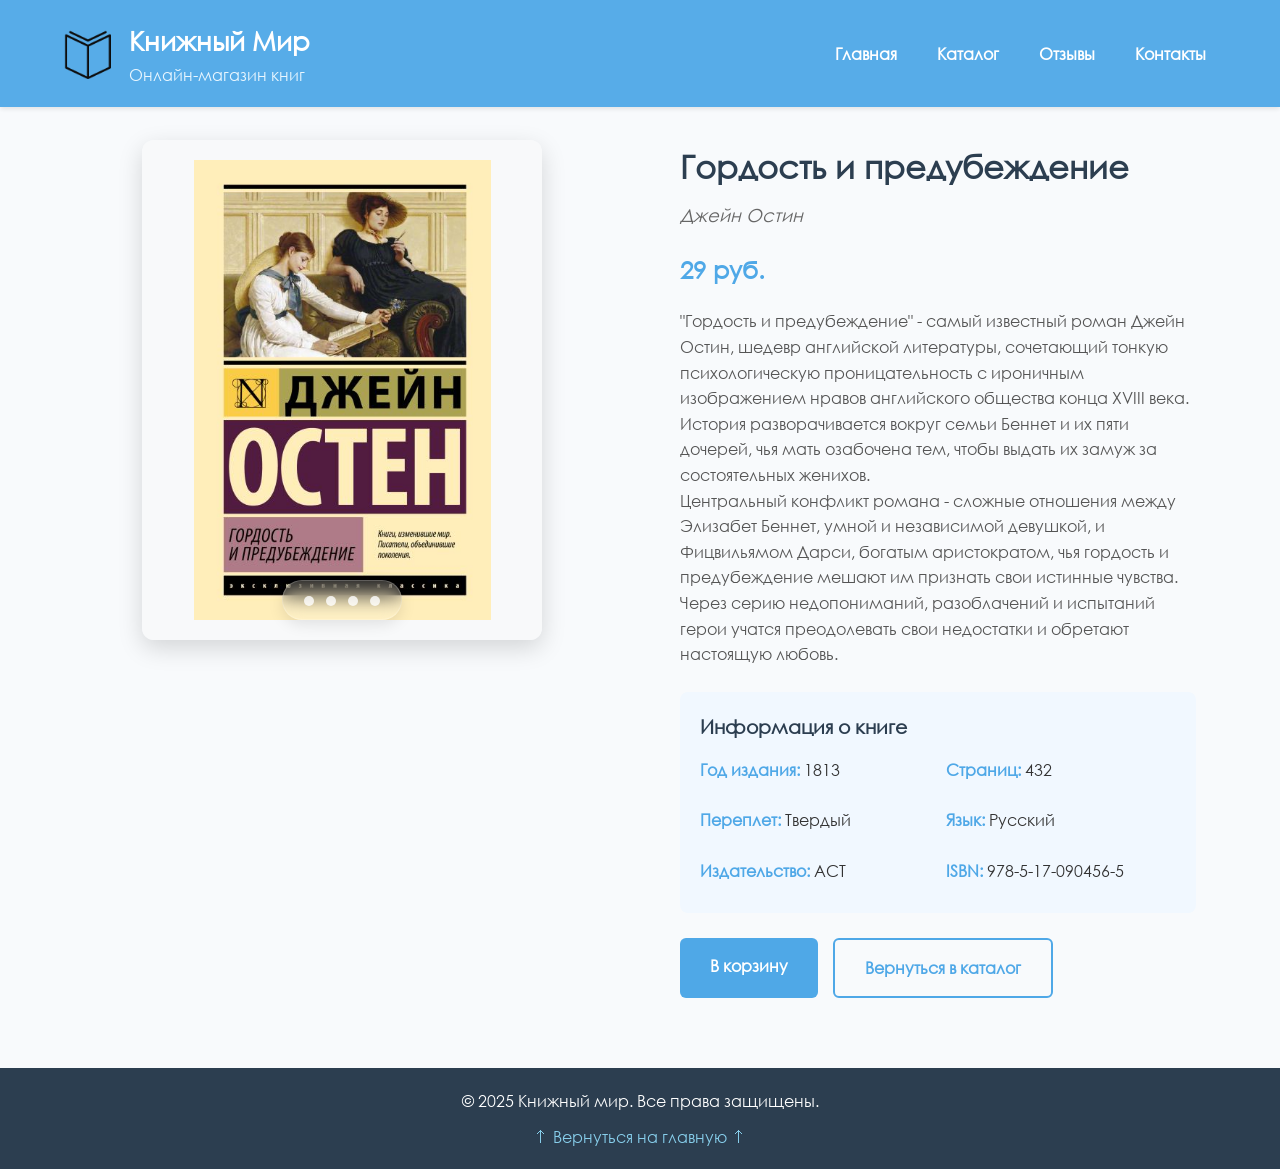
<file: pages/bookview5.html>
<!DOCTYPE html>
<html lang="ru">
<head>
    <meta charset="UTF-8">
    <meta name="viewport" content="width=device-width, initial-scale=1.0">
    <title>Гордость и предубеждение - Книжный мир</title>
    <link rel="stylesheet" href="../styles.css">
    <link rel="icon" href="../media/icons/webICO1.png" type="image/png">
</head>
<body>

    
    <header class="header">
        <div class="container header-container">
            <div class="logo">
                <img src="../media/icons/book_icon_3.png" alt="Иконка книги" class="logo-icon">
                <div class="logo-text">
                    <h1>Книжный Мир</h1>
                    <p>Онлайн-магазин книг</p>
                </div>
            </div>

            <nav class="nav">
                <ul>
                    <li><a href="../index.html#home">Главная</a></li>
                    <li><a href="../index.html#catalog">Каталог</a></li>
                    <li><a href="../index.html#reviews">Отзывы</a></li>
                    <li><a href="../index.html#contacts">Контакты</a></li>
                </ul>
            </nav>
        </div>
    </header>

    
    <section class="book-detail">
        <div class="container">
            <div class="book-detail-container">
                
                <div class="book-gallery">
                    <div class="gallery-main">
                        
                        <div class="gallery-slides">
                            <input type="radio" name="gallery-radio" id="slide1" checked>
                            <input type="radio" name="gallery-radio" id="slide2">
                            <input type="radio" name="gallery-radio" id="slide3">
                            <input type="radio" name="gallery-radio" id="slide4">
                            
                            <div class="gallery-slide first">
                                
                                <label for="modal-toggle" class="image-zoom-trigger" data-slide="1">
                                    <img src="../media/bookimages/gordost5.jpg" alt="Обложка книги Гордость и предубеждение" class="book-large-image">
                                </label>
                            </div>
                            
                            <div class="gallery-slide">
                                <label for="modal-toggle" class="image-zoom-trigger" data-slide="2">
                                    <img src="../media/bookimages/gordost2.jpg" alt="Обратная сторона обложки Гордость и предубеждение" class="book-large-image">
                                </label>
                            </div>
                            
                            <div class="gallery-slide">
                                <label for="modal-toggle" class="image-zoom-trigger" data-slide="3">
                                    <img src="../media/bookimages/gordost3.jpg" alt="Внутренние страницы книги Гордость и предубеждение" class="book-large-image">
                                </label>
                            </div>
                            
                            <div class="gallery-slide">
                                <label for="modal-toggle" class="image-zoom-trigger" data-slide="4">
                                    <img src="../media/bookimages/gordost4.jpg" alt="Книга Гордость и предубеждение в руках" class="book-large-image">
                                </label>
                            </div>
                        </div>

                        
                        <div class="gallery-nav">
                            <label for="slide1" class="nav-dot"></label>
                            <label for="slide2" class="nav-dot"></label>
                            <label for="slide3" class="nav-dot"></label>
                            <label for="slide4" class="nav-dot"></label>
                        </div>

                        
                        <div class="gallery-captions">
                            <div class="caption">Обложка книги</div>
                            <div class="caption">Обратная сторона</div>
                            <div class="caption">Внутренние страницы</div>
                            <div class="caption">Книга в руках</div>
                        </div>
                    </div>
                </div>
                
                <div class="book-detail-info">
                    <h1>Гордость и предубеждение</h1>
                    <p class="book-detail-author">Джейн Остин</p>
                    <p class="book-detail-price">29 руб.</p>
                    
                    <div class="book-detail-description">
                        <p>"Гордость и предубеждение" - самый известный роман Джейн Остин, шедевр английской литературы, сочетающий тонкую психологическую проницательность с ироничным изображением нравов английского общества конца XVIII века. История разворачивается вокруг семьи Беннет и их пяти дочерей, чья мать озабочена тем, чтобы выдать их замуж за состоятельных женихов.</p>
                        <p>Центральный конфликт романа - сложные отношения между Элизабет Беннет, умной и независимой девушкой, и Фицвильямом Дарси, богатым аристократом, чья гордость и предубеждение мешают им признать свои истинные чувства. Через серию недопониманий, разоблачений и испытаний герои учатся преодолевать свои недостатки и обретают настоящую любовь.</p>
                    </div>
                    
                    <div class="book-detail-meta">
                        <h3>Информация о книге</h3>
                        <div class="meta-grid">
                            <div class="meta-item">
                                <strong>Год издания:</strong> 1813
                            </div>
                            <div class="meta-item">
                                <strong>Страниц:</strong> 432
                            </div>
                            <div class="meta-item">
                                <strong>Переплет:</strong> Твердый
                            </div>
                            <div class="meta-item">
                                <strong>Язык:</strong> Русский
                            </div>
                            <div class="meta-item">
                                <strong>Издательство:</strong> АСТ
                            </div>
                            <div class="meta-item">
                                <strong>ISBN:</strong> 978-5-17-090456-5
                            </div>
                        </div>
                    </div>
                    
                    <div class="actions">
                        <a href="../pages/korzina.html" class="btn btn-large">В корзину</a>
                        <a href="catalog.html" class="btn btn-large btn-outline">Вернуться в каталог</a>
                    </div>
                </div>
            </div>
        </div>
    </section>

    
    <input type="checkbox" id="modal-toggle" class="modal-toggle">
    <div class="modal-overlay">
        <div class="modal-content">
            <label for="modal-toggle" class="modal-close">&times;</label>
            
            <div class="modal-slides">
                <input type="radio" name="modal-radio" id="modal-slide1" checked>
                <input type="radio" name="modal-radio" id="modal-slide2">
                <input type="radio" name="modal-radio" id="modal-slide3">
                <input type="radio" name="modal-radio" id="modal-slide4">
                
                <div class="modal-slide first">
                    <img src="../media/bookimages/gordost5.jpg" alt="Обложка книги Гордость и предубеждение - увеличенное изображение">
                </div>
                
                <div class="modal-slide">
                    <img src="../media/bookimages/gordost2.jpg" alt="Обратная сторона обложки Гордость и предубеждение - увеличенное изображение">
                </div>
                
                <div class="modal-slide">
                    <img src="../media/bookimages/gordost3.jpg" alt="Внутренние страницы книги Гордость и предубеждение - увеличенное изображение">
                </div>
                
                <div class="modal-slide">
                    <img src="../media/bookimages/gordost4.jpg" alt="Книга Гордость и предубеждение в руках - увеличенное изображение">
                </div>
            </div>

            
            <div class="modal-nav">
                <label for="modal-slide1" class="modal-nav-dot"></label>
                <label for="modal-slide2" class="modal-nav-dot"></label>
                <label for="modal-slide3" class="modal-nav-dot"></label>
                <label for="modal-slide4" class="modal-nav-dot"></label>
            </div>

            
            <div class="modal-captions">
                <div class="modal-caption">Обложка книги</div>
                <div class="modal-caption">Обратная сторона</div>
                <div class="modal-caption">Внутренние страницы</div>
                <div class="modal-caption">Книга в руках</div>
            </div>

            
            <div class="modal-controls">
                <label for="modal-slide1" class="modal-prev">‹</label>
                <label for="modal-slide2" class="modal-next">›</label>
            </div>
        </div>
    </div>

    
    <footer>
        <div class="container">
            <p>© 2025 Книжный мир. Все права защищены.</p>
            <a href="../index.html#home" class="back-to-top">🡑 Вернуться на главную 🡑</a>
        </div>
    </footer>

</body>
</html>
</file>
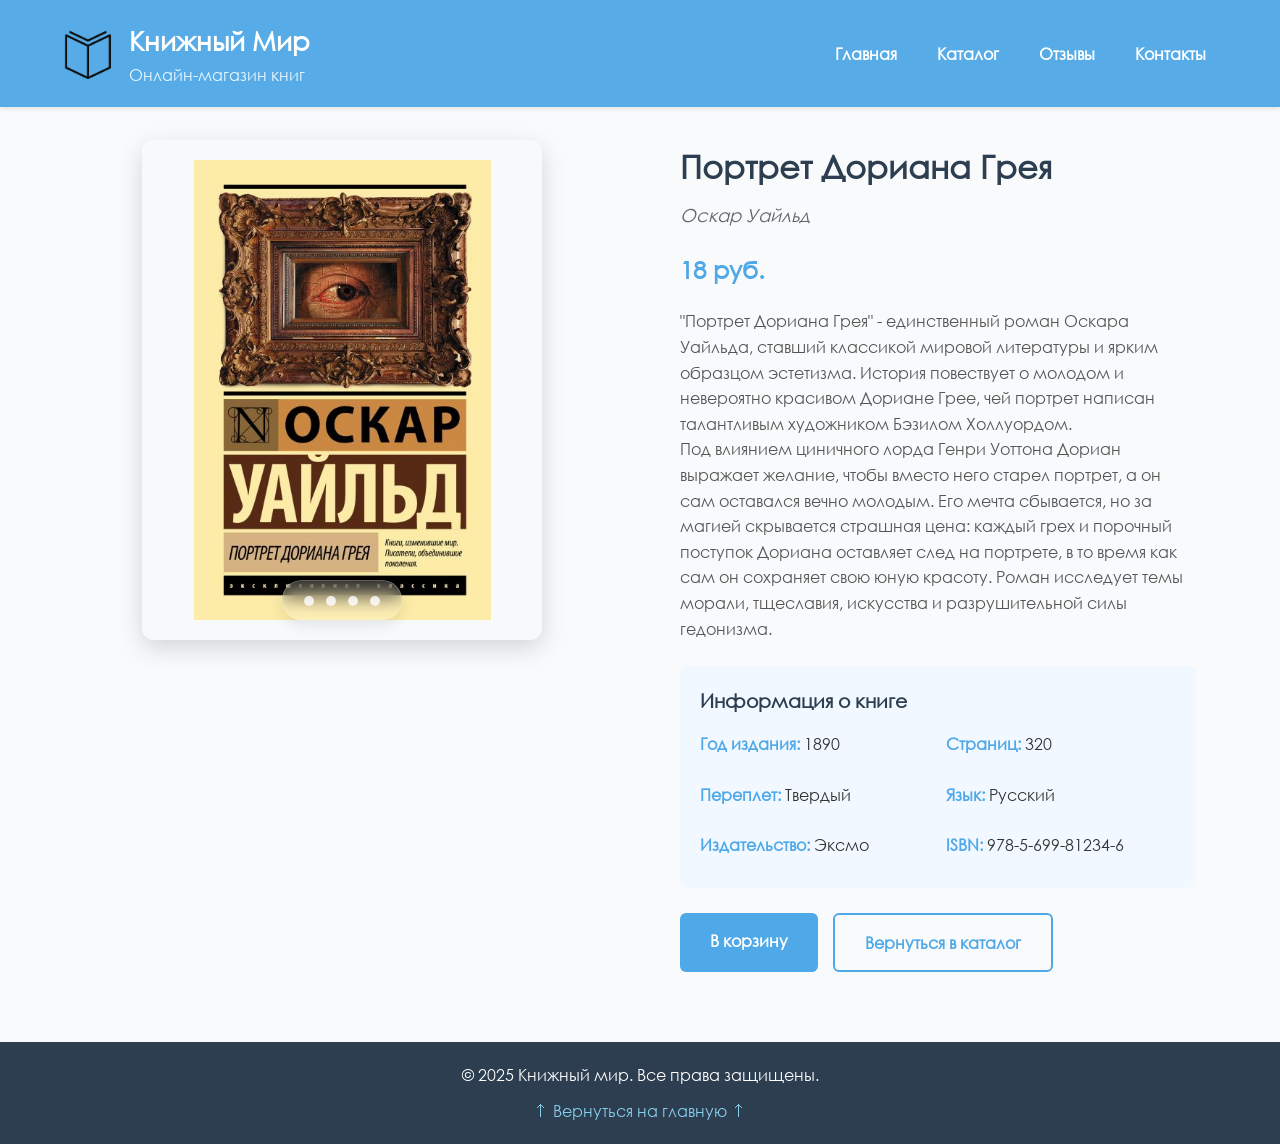
<file: pages/bookview6.html>
<!DOCTYPE html>
<html lang="ru">
<head>
    <meta charset="UTF-8">
    <meta name="viewport" content="width=device-width, initial-scale=1.0">
    <title>Портрет Дориана Грея - Книжный мир</title>
    <link rel="stylesheet" href="../styles.css">
    <link rel="icon" href="../media/icons/webICO1.png" type="image/png">
</head>
<body>

    
    <header class="header">
        <div class="container header-container">
            <div class="logo">
                <img src="../media/icons/book_icon_3.png" alt="Иконка книги" class="logo-icon">
                <div class="logo-text">
                    <h1>Книжный Мир</h1>
                    <p>Онлайн-магазин книг</p>
                </div>
            </div>

            <nav class="nav">
                <ul>
                    <li><a href="../index.html#home">Главная</a></li>
                    <li><a href="../index.html#catalog">Каталог</a></li>
                    <li><a href="../index.html#reviews">Отзывы</a></li>
                    <li><a href="../index.html#contacts">Контакты</a></li>
                </ul>
            </nav>
        </div>
    </header>

    
    <section class="book-detail">
        <div class="container">
            <div class="book-detail-container">
                
                <div class="book-gallery">
                    <div class="gallery-main">
                        
                        <div class="gallery-slides">
                            <input type="radio" name="gallery-radio" id="slide1" checked>
                            <input type="radio" name="gallery-radio" id="slide2">
                            <input type="radio" name="gallery-radio" id="slide3">
                            <input type="radio" name="gallery-radio" id="slide4">
                            
                            <div class="gallery-slide first">
                                
                                <label for="modal-toggle" class="image-zoom-trigger" data-slide="1">
                                    <img src="../media/bookimages/dorian1.jpg" alt="Обложка книги Портрет Дориана Грея" class="book-large-image">
                                </label>
                            </div>
                            
                            <div class="gallery-slide">
                                <label for="modal-toggle" class="image-zoom-trigger" data-slide="2">
                                    <img src="../media/bookimages/dorian2.jpg" alt="Обратная сторона обложки Портрет Дориана Грея" class="book-large-image">
                                </label>
                            </div>
                            
                            <div class="gallery-slide">
                                <label for="modal-toggle" class="image-zoom-trigger" data-slide="3">
                                    <img src="../media/bookimages/dorian3.jpg" alt="Внутренние страницы книги Портрет Дориана Грея" class="book-large-image">
                                </label>
                            </div>
                            
                            <div class="gallery-slide">
                                <label for="modal-toggle" class="image-zoom-trigger" data-slide="4">
                                    <img src="../media/bookimages/dorian4.jpg" alt="Книга Портрет Дориана Грея в руках" class="book-large-image">
                                </label>
                            </div>
                        </div>

                        
                        <div class="gallery-nav">
                            <label for="slide1" class="nav-dot"></label>
                            <label for="slide2" class="nav-dot"></label>
                            <label for="slide3" class="nav-dot"></label>
                            <label for="slide4" class="nav-dot"></label>
                        </div>

                        
                        <div class="gallery-captions">
                            <div class="caption">Обложка книги</div>
                            <div class="caption">Обратная сторона</div>
                            <div class="caption">Внутренние страницы</div>
                            <div class="caption">Книга в руках</div>
                        </div>
                    </div>
                </div>
                
                <div class="book-detail-info">
                    <h1>Портрет Дориана Грея</h1>
                    <p class="book-detail-author">Оскар Уайльд</p>
                    <p class="book-detail-price">18 руб.</p>
                    
                    <div class="book-detail-description">
                        <p>"Портрет Дориана Грея" - единственный роман Оскара Уайльда, ставший классикой мировой литературы и ярким образцом эстетизма. История повествует о молодом и невероятно красивом Дориане Грее, чей портрет написан талантливым художником Бэзилом Холлуордом.</p>
                        <p>Под влиянием циничного лорда Генри Уоттона Дориан выражает желание, чтобы вместо него старел портрет, а он сам оставался вечно молодым. Его мечта сбывается, но за магией скрывается страшная цена: каждый грех и порочный поступок Дориана оставляет след на портрете, в то время как сам он сохраняет свою юную красоту. Роман исследует темы морали, тщеславия, искусства и разрушительной силы гедонизма.</p>
                    </div>
                    
                    <div class="book-detail-meta">
                        <h3>Информация о книге</h3>
                        <div class="meta-grid">
                            <div class="meta-item">
                                <strong>Год издания:</strong> 1890
                            </div>
                            <div class="meta-item">
                                <strong>Страниц:</strong> 320
                            </div>
                            <div class="meta-item">
                                <strong>Переплет:</strong> Твердый
                            </div>
                            <div class="meta-item">
                                <strong>Язык:</strong> Русский
                            </div>
                            <div class="meta-item">
                                <strong>Издательство:</strong> Эксмо
                            </div>
                            <div class="meta-item">
                                <strong>ISBN:</strong> 978-5-699-81234-6
                            </div>
                        </div>
                    </div>
                    
                    <div class="actions">
                        <a href="../pages/korzina.html" class="btn btn-large">В корзину</a>
                        <a href="catalog.html" class="btn btn-large btn-outline">Вернуться в каталог</a>
                    </div>
                </div>
            </div>
        </div>
    </section>

    
    <input type="checkbox" id="modal-toggle" class="modal-toggle">
    <div class="modal-overlay">
        <div class="modal-content">
            <label for="modal-toggle" class="modal-close">&times;</label>
            
            <div class="modal-slides">
                <input type="radio" name="modal-radio" id="modal-slide1" checked>
                <input type="radio" name="modal-radio" id="modal-slide2">
                <input type="radio" name="modal-radio" id="modal-slide3">
                <input type="radio" name="modal-radio" id="modal-slide4">
                
                <div class="modal-slide first">
                    <img src="../media/bookimages/dorian1.jpg" alt="Обложка книги Портрет Дориана Грея - увеличенное изображение">
                </div>
                
                <div class="modal-slide">
                    <img src="../media/bookimages/dorian2.jpg" alt="Обратная сторона обложки Портрет Дориана Грея - увеличенное изображение">
                </div>
                
                <div class="modal-slide">
                    <img src="../media/bookimages/dorian3.jpg" alt="Внутренние страницы книги Портрет Дориана Грея - увеличенное изображение">
                </div>
                
                <div class="modal-slide">
                    <img src="../media/bookimages/dorian4.jpg" alt="Книга Портрет Дориана Грея в руках - увеличенное изображение">
                </div>
            </div>

            
            <div class="modal-nav">
                <label for="modal-slide1" class="modal-nav-dot"></label>
                <label for="modal-slide2" class="modal-nav-dot"></label>
                <label for="modal-slide3" class="modal-nav-dot"></label>
                <label for="modal-slide4" class="modal-nav-dot"></label>
            </div>

            
            <div class="modal-captions">
                <div class="modal-caption">Обложка книги</div>
                <div class="modal-caption">Обратная сторона</div>
                <div class="modal-caption">Внутренние страницы</div>
                <div class="modal-caption">Книга в руках</div>
            </div>

            
            <div class="modal-controls">
                <label for="modal-slide1" class="modal-prev">‹</label>
                <label for="modal-slide2" class="modal-next">›</label>
            </div>
        </div>
    </div>

    
    <footer>
        <div class="container">
            <p>© 2025 Книжный мир. Все права защищены.</p>
            <a href="../index.html#home" class="back-to-top">🡑 Вернуться на главную 🡑</a>
        </div>
    </footer>

</body>
</html>
</file>
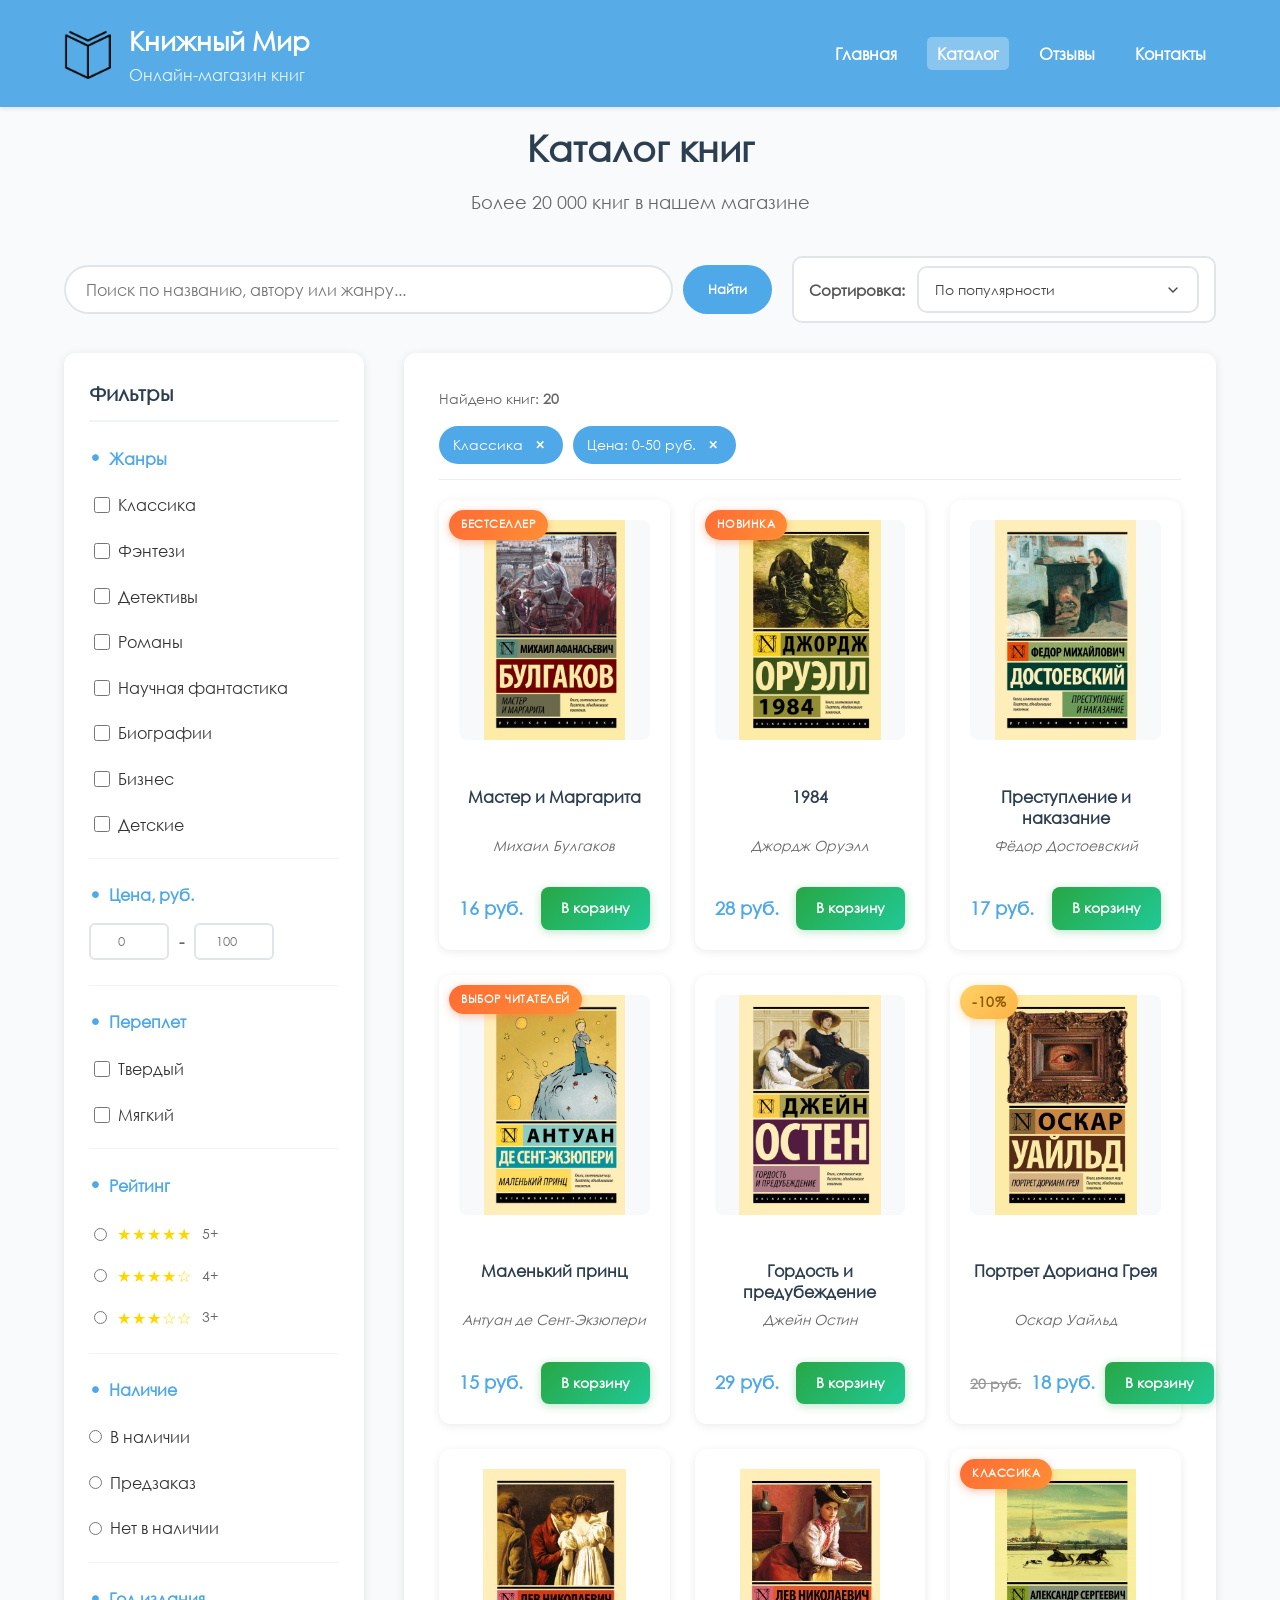
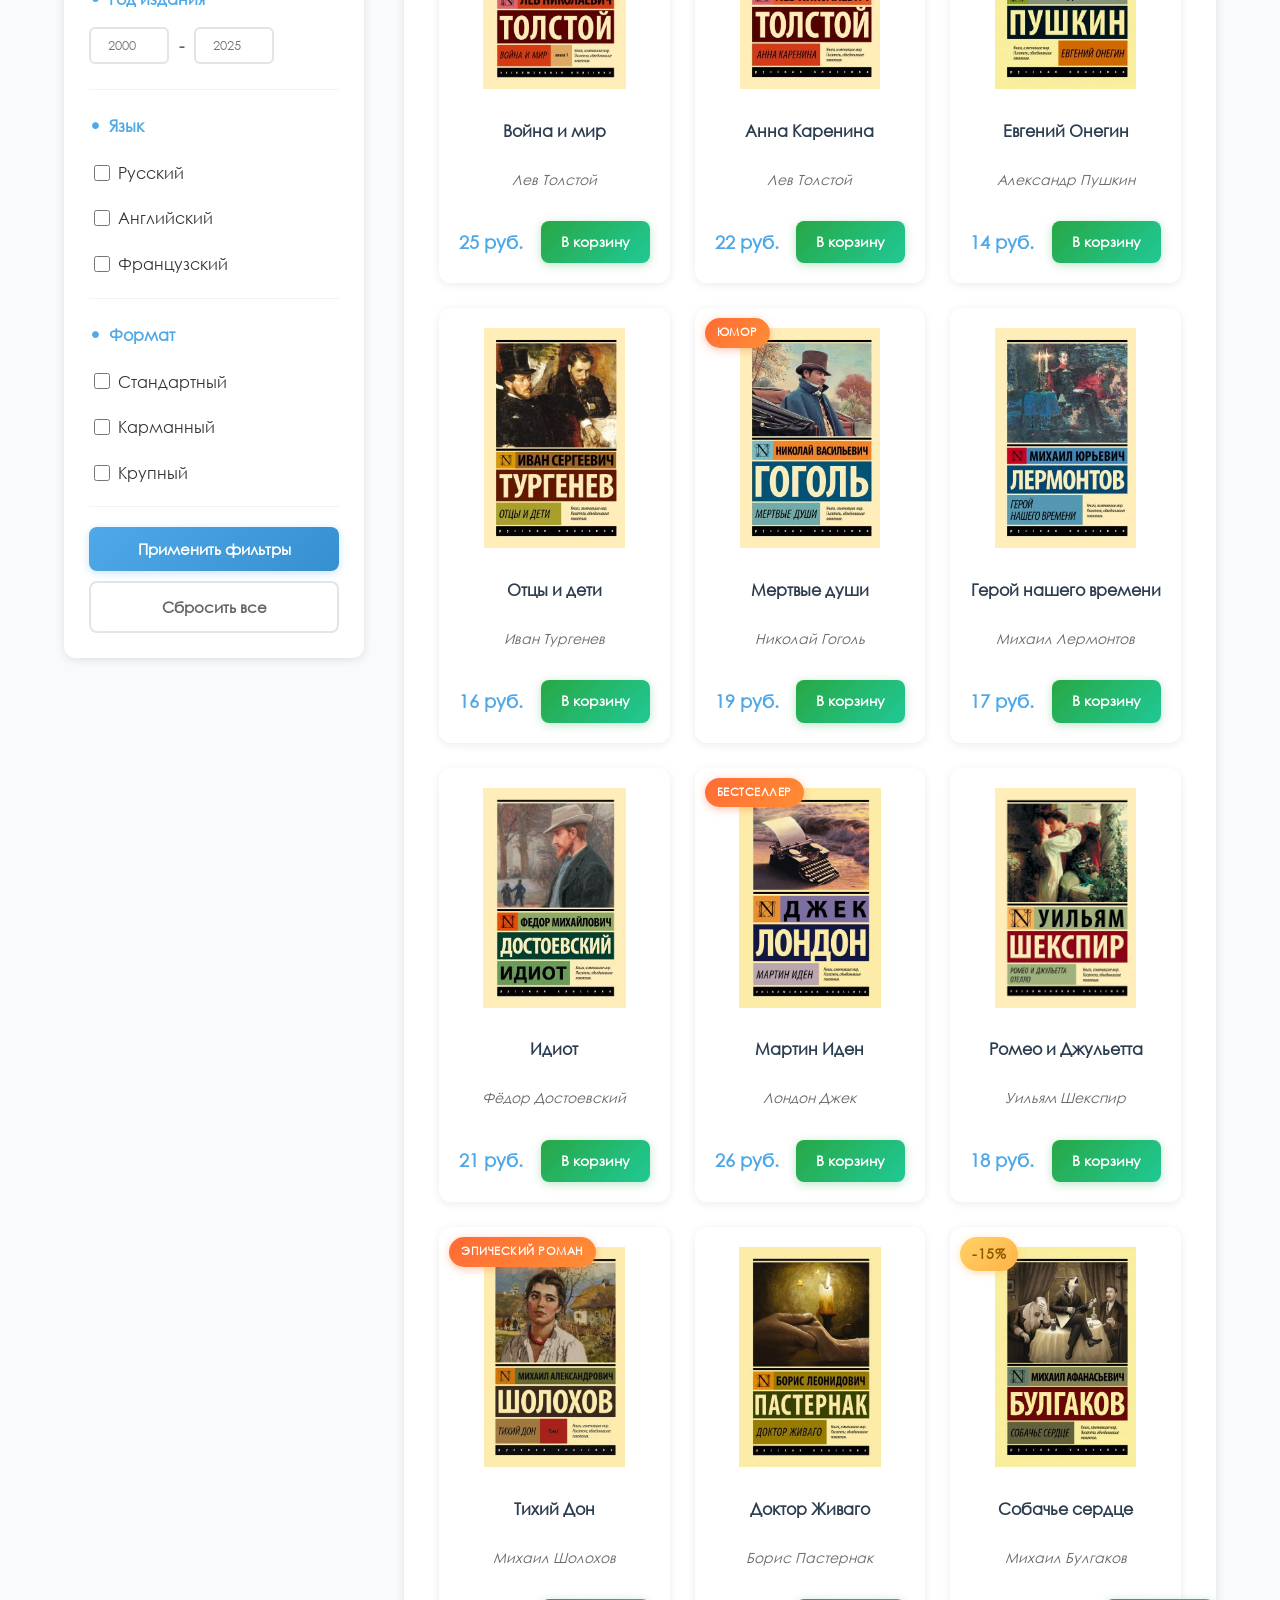
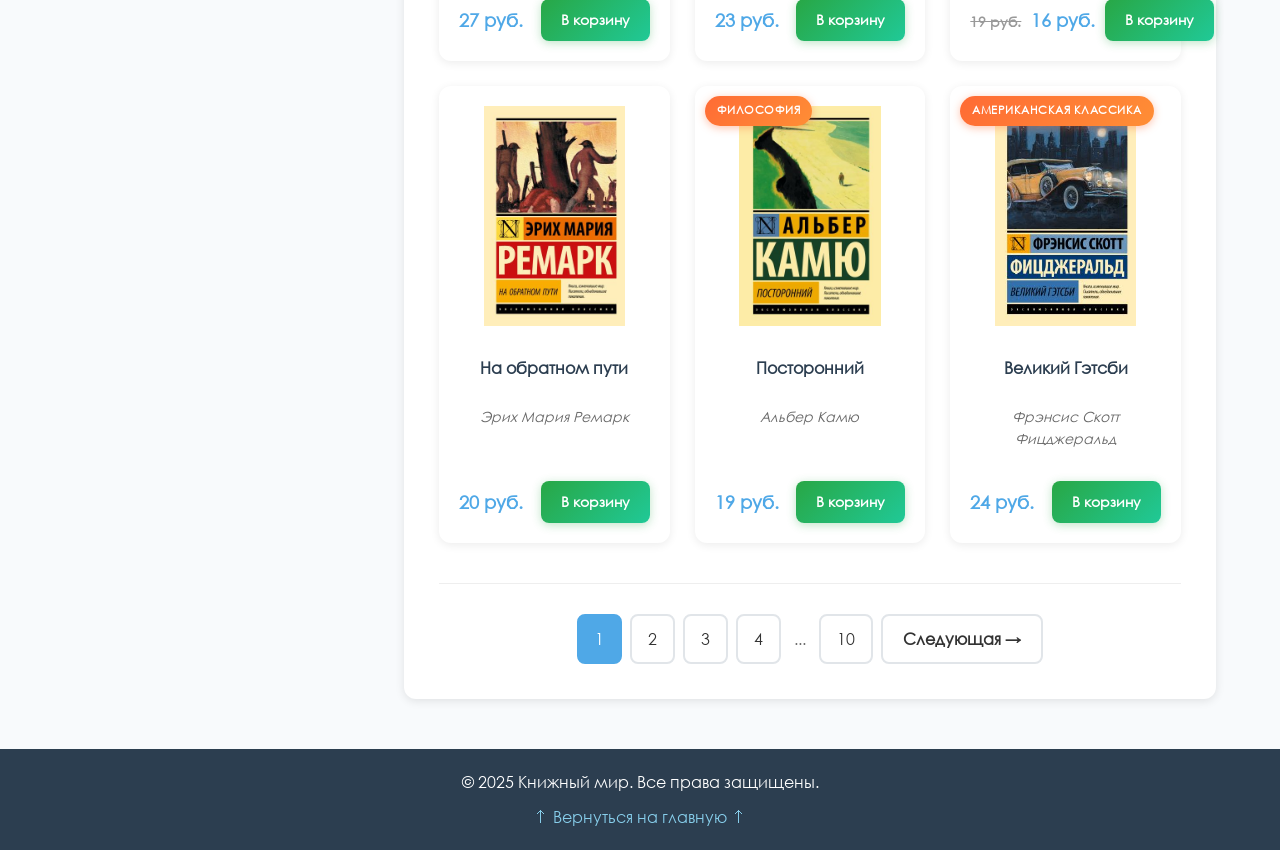
<file: pages/catalog.html>
<!DOCTYPE html>
<html lang="ru">
<head>
    <meta charset="UTF-8">
    <meta name="viewport" content="width=device-width, initial-scale=1.0">
    <title>Каталог книг - Книжный мир</title>
    <link rel="stylesheet" href="../styles.css">
    <link rel="icon" href="../media/icons/webICO1.png" type="image/png">
</head>
<body>

    
    <header class="header">
        <div class="container header-container">
            <div class="logo">
                <img src="../media/icons/book_icon_3.png" alt="Иконка книги" class="logo-icon">
                <div class="logo-text">
                    <h1>Книжный Мир</h1>
                    <p>Онлайн-магазин книг</p>
                </div>
            </div>

            <nav class="nav">
                <ul>
                    <li><a href="../index.html#home">Главная</a></li>
                    <li><a href="catalog.html" class="active">Каталог</a></li>
                    <li><a href="../index.html#reviews">Отзывы</a></li>
                    <li><a href="../index.html#contacts">Контакты</a></li>
                </ul>
            </nav>
        </div>
    </header>

    
    <section class="catalog-controls">
        <div class="container">
            <div class="catalog-header">
                <h1>Каталог книг</h1>
                <p>Более 20 000 книг в нашем магазине</p>
            </div>

            
            <div class="search-sort-container">
                
                <form method="GET" action="catalog.html#catalog-content" class="search-box">
                    <input type="text" name="search" placeholder="Поиск по названию, автору или жанру..." value="">
                    <button type="submit" class="search-btn">Найти</button>
                </form>

                
<form method="GET" action="catalog.html#catalog-content" class="sort-box">
    <label for="sort-select">Сортировка:</label>

    <div class="custom-select">
        <select id="sort-select" name="sort">
            <option value="popular">По популярности</option>
            <option value="price-asc">По цене (дешевые → дорогие)</option>
            <option value="price-desc">По цене (дорогие → дешевые)</option>
            <option value="title">По названию (А–Я)</option>
            <option value="new">Сначала новинки</option>
        </select>
    </div>

    <input type="hidden" name="search" value="">
</form>

            </div>

            <div class="catalog-layout">
                
                <aside class="filters-sidebar">
                    <div class="filters-header">
                        <h3>Фильтры</h3>
                        <div class="filter-actions">
                            
                            <form method="GET" action="catalog.html#catalog-content" class="filter-form">
                                <input type="hidden" name="apply_filters" value="1">
                                
                                
                                <div class="filter-group">
                                    <h4>Жанры</h4>
                                    <div class="filter-options">
                                        <label class="filter-checkbox">
                                            <input type="checkbox" name="genre" value="classic"> Классика
                                        </label>
                                        <label class="filter-checkbox">
                                            <input type="checkbox" name="genre" value="fantasy"> Фэнтези
                                        </label>
                                        <label class="filter-checkbox">
                                            <input type="checkbox" name="genre" value="detective"> Детективы
                                        </label>
                                        <label class="filter-checkbox">
                                            <input type="checkbox" name="genre" value="romance"> Романы
                                        </label>
                                        <label class="filter-checkbox">
                                            <input type="checkbox" name="genre" value="scifi"> Научная фантастика
                                        </label>
                                        <label class="filter-checkbox">
                                            <input type="checkbox" name="genre" value="biography"> Биографии
                                        </label>
                                        <label class="filter-checkbox">
                                            <input type="checkbox" name="genre" value="business"> Бизнес
                                        </label>
                                        <label class="filter-checkbox">
                                            <input type="checkbox" name="genre" value="children"> Детские
                                        </label>
                                    </div>
                                </div>

                                
                                <div class="filter-group">
                                    <h4>Цена, руб.</h4>
                                    <div class="price-range">
                                        <div class="price-inputs">
                                            <input type="number" name="price_min" placeholder="0" min="0" max="1000">
                                            <span>-</span>
                                            <input type="number" name="price_max" placeholder="100" min="0" max="1000">
                                        </div>
                                    </div>
                                </div>

                                
                                <div class="filter-group">
                                    <h4>Переплет</h4>
                                    <div class="filter-options">
                                        <label class="filter-checkbox">
                                            <input type="checkbox" name="cover" value="hard"> Твердый
                                        </label>
                                        <label class="filter-checkbox">
                                            <input type="checkbox" name="cover" value="soft"> Мягкий
                                        </label>
                                    </div>
                                </div>
                               
                                
                                <div class="filter-group">
                                    <h4>Рейтинг</h4>

                                    <div class="rating-filter">
                                        <label class="rating-row">
                                            <input type="radio" name="rating" value="5">
                                            <span class="stars">★★★★★</span>
                                            <span class="rating-text">5+</span>
                                        </label>

                                        <label class="rating-row">
                                            <input type="radio" name="rating" value="4">
                                            <span class="stars">★★★★☆</span>
                                            <span class="rating-text">4+</span>
                                        </label>

                                        <label class="rating-row">
                                            <input type="radio" name="rating" value="3">
                                            <span class="stars">★★★☆☆</span>
                                            <span class="rating-text">3+</span>
                                        </label>
                                    </div>
                                </div>

<div class="filter-group">
    <h4>Наличие</h4>
    <div class="filter-availability">
        <div class="availability-options">
            <label class="availability-option">
                <input type="radio" name="availability" value="in-stock">
                <span>В наличии</span>
            </label>
            <label class="availability-option">
                <input type="radio" name="availability" value="pre-order">
                <span>Предзаказ</span>
            </label>
            <label class="availability-option">
                <input type="radio" name="availability" value="not-available">
                <span>Нет в наличии</span>
            </label>
        </div>
    </div>
</div>

<div class="filter-group">
    <h4>Год издания</h4>
    <div class="price-range">
        <div class="price-inputs">
            <input type="number" name="year_min" placeholder="2000" min="1900" max="2025">
            <span>-</span>
            <input type="number" name="year_max" placeholder="2025" min="1900" max="2025">
        </div>
    </div>
</div>

<div class="filter-group">
    <h4>Язык</h4>
    <div class="filter-options">
        <label class="filter-checkbox">
            <input type="checkbox" name="language" value="russian"> Русский
        </label>
        <label class="filter-checkbox">
            <input type="checkbox" name="language" value="english"> Английский
        </label>
        <label class="filter-checkbox">
            <input type="checkbox" name="language" value="french"> Французский
        </label>
    </div>
</div>

<div class="filter-group">
    <h4>Формат</h4>
    <div class="filter-options">
        <label class="filter-checkbox">
            <input type="checkbox" name="format" value="standard"> Стандартный
        </label>
        <label class="filter-checkbox">
            <input type="checkbox" name="format" value="pocket"> Карманный
        </label>
        <label class="filter-checkbox">
            <input type="checkbox" name="format" value="large"> Крупный
        </label>
    </div>
</div>

                                <div class="filter-buttons">
                                    <button type="submit" class="btn apply-filters">Применить фильтры</button>
                                    <a href="catalog.html#catalog-content" class="btn reset-filters">Сбросить все</a>
                                </div>
                            </form>
                        </div>
                    </div>
                </aside>

                
                <main class="catalog-main" id="catalog-content">
                    <div class="catalog-stats">
                        <p>Найдено книг: <strong>20</strong></p>
                        <div class="active-filters">
                            <span class="filter-tag">
                                Классика
                                <a href="catalog.html#catalog-content" class="remove-filter">×</a>
                            </span>
                            <span class="filter-tag">
                                Цена: 0-50 руб.
                                <a href="catalog.html#catalog-content" class="remove-filter">×</a>
                            </span>
                        </div>
                    </div>

                    <div class="book-grid extended-grid">
                        
<a href="bookview1.html" class="book-card-link">
    <div class="book-card">
        <div class="book-badge">Бестселлер</div>
        <div class="book-image">
            <img src="../media/bookimages/master1.jpg" alt="Мастер и Маргарита - Михаил Булгаков">
        </div>
        <h3>Мастер и Маргарита</h3>
        <p class="author">Михаил Булгаков</p>
        <div class="book-footer">
            <p class="price">16 руб.</p>
            <span class="btn buy-btn">В корзину</span>
        </div>
    </div>
</a>

<a href="bookview2.html" class="book-card-link">
    <div class="book-card">
        <div class="book-badge">Новинка</div>
        <div class="book-image">
            <img src="../media/bookimages/19842.jpg" alt="1984 - Джордж Оруэлл">
        </div>
        <h3>1984</h3>
        <p class="author">Джордж Оруэлл</p>
        <div class="book-footer">
            <p class="price">28 руб.</p>
            <span class="btn buy-btn">В корзину</span>
        </div>
    </div>
</a>

<a href="bookview3.html" class="book-card-link">
    <div class="book-card">
        <div class="book-image">
            <img src="../media/bookimages/nakazanie3.jpg" alt="Преступление и наказание - Фёдор Достоевский">
        </div>
        <h3>Преступление и наказание</h3>
        <p class="author">Фёдор Достоевский</p>
        <div class="book-footer">
            <p class="price">17 руб.</p>
            <span class="btn buy-btn">В корзину</span>
        </div>
    </div>
</a>

<a href="bookview4.html" class="book-card-link">
    <div class="book-card">
        <div class="book-badge">Выбор читателей</div>
        <div class="book-image">
            <img src="../media/bookimages/princ4.jpg" alt="Маленький принц - Антуан де Сент-Экзюпери">
        </div>
        <h3>Маленький принц</h3>
        <p class="author">Антуан де Сент-Экзюпери</p>
        <div class="book-footer">
            <p class="price">15 руб.</p>
            <span class="btn buy-btn">В корзину</span>
        </div>
    </div>
</a>

<a href="bookview5.html" class="book-card-link">
    <div class="book-card">
        <div class="book-image">
            <img src="../media/bookimages/gordost5.jpg" alt="Гордость и предубеждение - Джейн Остин">
        </div>
        <h3>Гордость и предубеждение</h3>
        <p class="author">Джейн Остин</p>
        <div class="book-footer">
            <p class="price">29 руб.</p>
            <span class="btn buy-btn">В корзину</span>
        </div>
    </div>
</a>

<a href="bookview6.html" class="book-card-link">
    <div class="book-card">
        <div class="book-badge discount">-10%</div>
        <div class="book-image">
            <img src="../media/bookimages/dorian1.jpg" alt="Портрет Дориана Грея - Оскар Уайльд">
        </div>
        <h3>Портрет Дориана Грея</h3>
        <p class="author">Оскар Уайльд</p>
        <div class="book-footer">
            <p class="price"><span class="old-price">20 руб.</span> 18 руб.</p>
            <span class="btn buy-btn">В корзину</span>
        </div>
    </div>
</a>

                        
                        <div class="book-card">
                            <a href="korzina.html" class="book-link">
                                <img src="../media/bookimages/voina.jpg" alt="Война и мир - Лев Толстой">
                            </a>
                            <h3>Война и мир</h3>
                            <p class="author">Лев Толстой</p>
                            <div class="book-footer">
                                <p class="price">25 руб.</p>
                                <a href="korzina.html" class="btn buy-btn">В корзину</a>
                            </div>
                        </div>

                        <div class="book-card">
                            <a href="korzina.html" class="book-link">
                                <img src="../media/bookimages/anna.jpg" alt="Анна Каренина - Лев Толстой">
                            </a>
                            <h3>Анна Каренина</h3>
                            <p class="author">Лев Толстой</p>
                            <div class="book-footer">
                                <p class="price">22 руб.</p>
                                <a href="korzina.html" class="btn buy-btn">В корзину</a>
                            </div>
                        </div>

                        <div class="book-card">
                            <div class="book-badge">Классика</div>
                            <a href="korzina.html" class="book-link">
                                <img src="../media/bookimages/onegin.jpg" alt="Евгений Онегин - Александр Пушкин">
                            </a>
                            <h3>Евгений Онегин</h3>
                            <p class="author">Александр Пушкин</p>
                            <div class="book-footer">
                                <p class="price">14 руб.</p>
                                <a href="korzina.html" class="btn buy-btn">В корзину</a>
                            </div>
                        </div>

                        <div class="book-card">
                            <a href="korzina.html" class="book-link">
                                <img src="../media/bookimages/otsi.jpg" alt="Отцы и дети - Иван Тургенев">
                            </a>
                            <h3>Отцы и дети</h3>
                            <p class="author">Иван Тургенев</p>
                            <div class="book-footer">
                                <p class="price">16 руб.</p>
                                <a href="korzina.html" class="btn buy-btn">В корзину</a>
                            </div>
                        </div>

                        <div class="book-card">
                            <div class="book-badge">Юмор</div>
                            <a href="korzina.html" class="book-link">
                                <img src="../media/bookimages/mertvie.jpg" alt="Мертвые души - Николай Гоголь">
                            </a>
                            <h3>Мертвые души</h3>
                            <p class="author">Николай Гоголь</p>
                            <div class="book-footer">
                                <p class="price">19 руб.</p>
                                <a href="korzina.html" class="btn buy-btn">В корзину</a>
                            </div>
                        </div>

                        <div class="book-card">
                            <a href="korzina.html" class="book-link">
                                <img src="../media/bookimages/geroi.jpg" alt="Герой нашего времени - Михаил Лермонтов">
                            </a>
                            <h3>Герой нашего времени</h3>
                            <p class="author">Михаил Лермонтов</p>
                            <div class="book-footer">
                                <p class="price">17 руб.</p>
                                <a href="korzina.html" class="btn buy-btn">В корзину</a>
                            </div>
                        </div>

                        
                        <div class="book-card">
                            <a href="korzina.html" class="book-link">
                                <img src="../media/bookimages/idiot.jpg" alt="Идиот - Фёдор Достоевский">
                            </a>
                            <h3>Идиот</h3>
                            <p class="author">Фёдор Достоевский</p>
                            <div class="book-footer">
                                <p class="price">21 руб.</p>
                                <a href="korzina.html" class="btn buy-btn">В корзину</a>
                            </div>
                        </div>

                        <div class="book-card">
                            <div class="book-badge">Бестселлер</div>
                            <a href="korzina.html" class="book-link">
                                <img src="../media/bookimages/martin.jpg" alt="Мартин Иден - Лондон Джек">
                            </a>
                            <h3>Мартин Иден</h3>
                            <p class="author">Лондон Джек</p>
                            <div class="book-footer">
                                <p class="price">26 руб.</p>
                                <a href="korzina.html" class="btn buy-btn">В корзину</a>
                            </div>
                        </div>

                        <div class="book-card">
                            <a href="korzina.html" class="book-link">
                                <img src="../media/bookimages/romeo.jpg" alt="Ромео и Джульетта - Уильям Шекспир">
                            </a>
                            <h3>Ромео и Джульетта</h3>
                            <p class="author">Уильям Шекспир</p>
                            <div class="book-footer">
                                <p class="price">18 руб.</p>
                                <a href="korzina.html" class="btn buy-btn">В корзину</a>
                            </div>
                        </div>

                        <div class="book-card">
                            <div class="book-badge">Эпический роман</div>
                            <a href="korzina.html" class="book-link">
                                <img src="../media/bookimages/don.jpg" alt="Тихий Дон - Михаил Шолохов">
                            </a>
                            <h3>Тихий Дон</h3>
                            <p class="author">Михаил Шолохов</p>
                            <div class="book-footer">
                                <p class="price">27 руб.</p>
                                <a href="korzina.html" class="btn buy-btn">В корзину</a>
                            </div>
                        </div>

                        <div class="book-card">
                            <a href="korzina.html" class="book-link">
                                <img src="../media/bookimages/doctor.jpg" alt="Доктор Живаго - Борис Пастернак">
                            </a>
                            <h3>Доктор Живаго</h3>
                            <p class="author">Борис Пастернак</p>
                            <div class="book-footer">
                                <p class="price">23 руб.</p>
                                <a href="korzina.html" class="btn buy-btn">В корзину</a>
                            </div>
                        </div>

                        <div class="book-card">
                            <div class="book-badge discount">-15%</div>
                            <a href="korzina.html" class="book-link">
                                <img src="../media/bookimages/serdce.jpg" alt="Собачье сердце - Михаил Булгаков">
                            </a>
                            <h3>Собачье сердце</h3>
                            <p class="author">Михаил Булгаков</p>
                            <div class="book-footer">
                                <p class="price"><span class="old-price">19 руб.</span> 16 руб.</p>
                                <a href="korzina.html" class="btn buy-btn">В корзину</a>
                            </div>
                        </div>

                        
                        <div class="book-card">
                            <a href="korzina.html" class="book-link">
                                <img src="../media/bookimages/puti.jpg" alt="На обратном пути - Эрих Мария Ремарк">
                            </a>
                            <h3>На обратном пути</h3>
                            <p class="author">Эрих Мария Ремарк</p>
                            <div class="book-footer">
                                <p class="price">20 руб.</p>
                                <a href="korzina.html" class="btn buy-btn">В корзину</a>
                            </div>
                        </div>

                        <div class="book-card">
                            <div class="book-badge">Философия</div>
                            <a href="korzina.html" class="book-link">
                                <img src="../media/bookimages/postoronniy.jpg" alt="Посторонний - Альбер Камю">
                            </a>
                            <h3>Посторонний</h3>
                            <p class="author">Альбер Камю</p>
                            <div class="book-footer">
                                <p class="price">19 руб.</p>
                                <a href="korzina.html" class="btn buy-btn">В корзину</a>
                            </div>
                        </div>
                                                
                        <div class="book-card">
                            <div class="book-badge">Американская классика</div>
                            <a href="korzina.html" class="book-link">
                                <img src="../media/bookimages/getsbi.jpg" alt="Великий Гэтсби - Фрэнсис Скотт Фицджеральд">
                            </a>
                            <h3>Великий Гэтсби</h3>
                            <p class="author">Фрэнсис Скотт Фицджеральд</p>
                            <div class="book-footer">
                                <p class="price">24 руб.</p>
                                <a href="korzina.html" class="btn buy-btn">В корзину</a>
                            </div>
                        </div>

                    </div>
                    

                    
                    <div class="pagination">
                        <a href="catalog.html?page=1#catalog-content" class="pagination-btn active">1</a>
                        <a href="catalog.html?page=2#catalog-content" class="pagination-btn">2</a>
                        <a href="catalog.html?page=3#catalog-content" class="pagination-btn">3</a>
                        <a href="catalog.html?page=4#catalog-content" class="pagination-btn">4</a>
                        <span class="pagination-dots">...</span>
                        <a href="catalog.html?page=10#catalog-content" class="pagination-btn">10</a>
                        <a href="catalog.html?page=2#catalog-content" class="pagination-btn next">Следующая →</a>
                    </div>
                </main>
            </div>
        </div>
    </section>

    
    <footer>
        <div class="container">
            <p>© 2025 Книжный мир. Все права защищены.</p>
            <a href="../index.html#home" class="back-to-top">🡑 Вернуться на главную 🡑</a>
        </div>
    </footer>

</body>
</html>
</file>
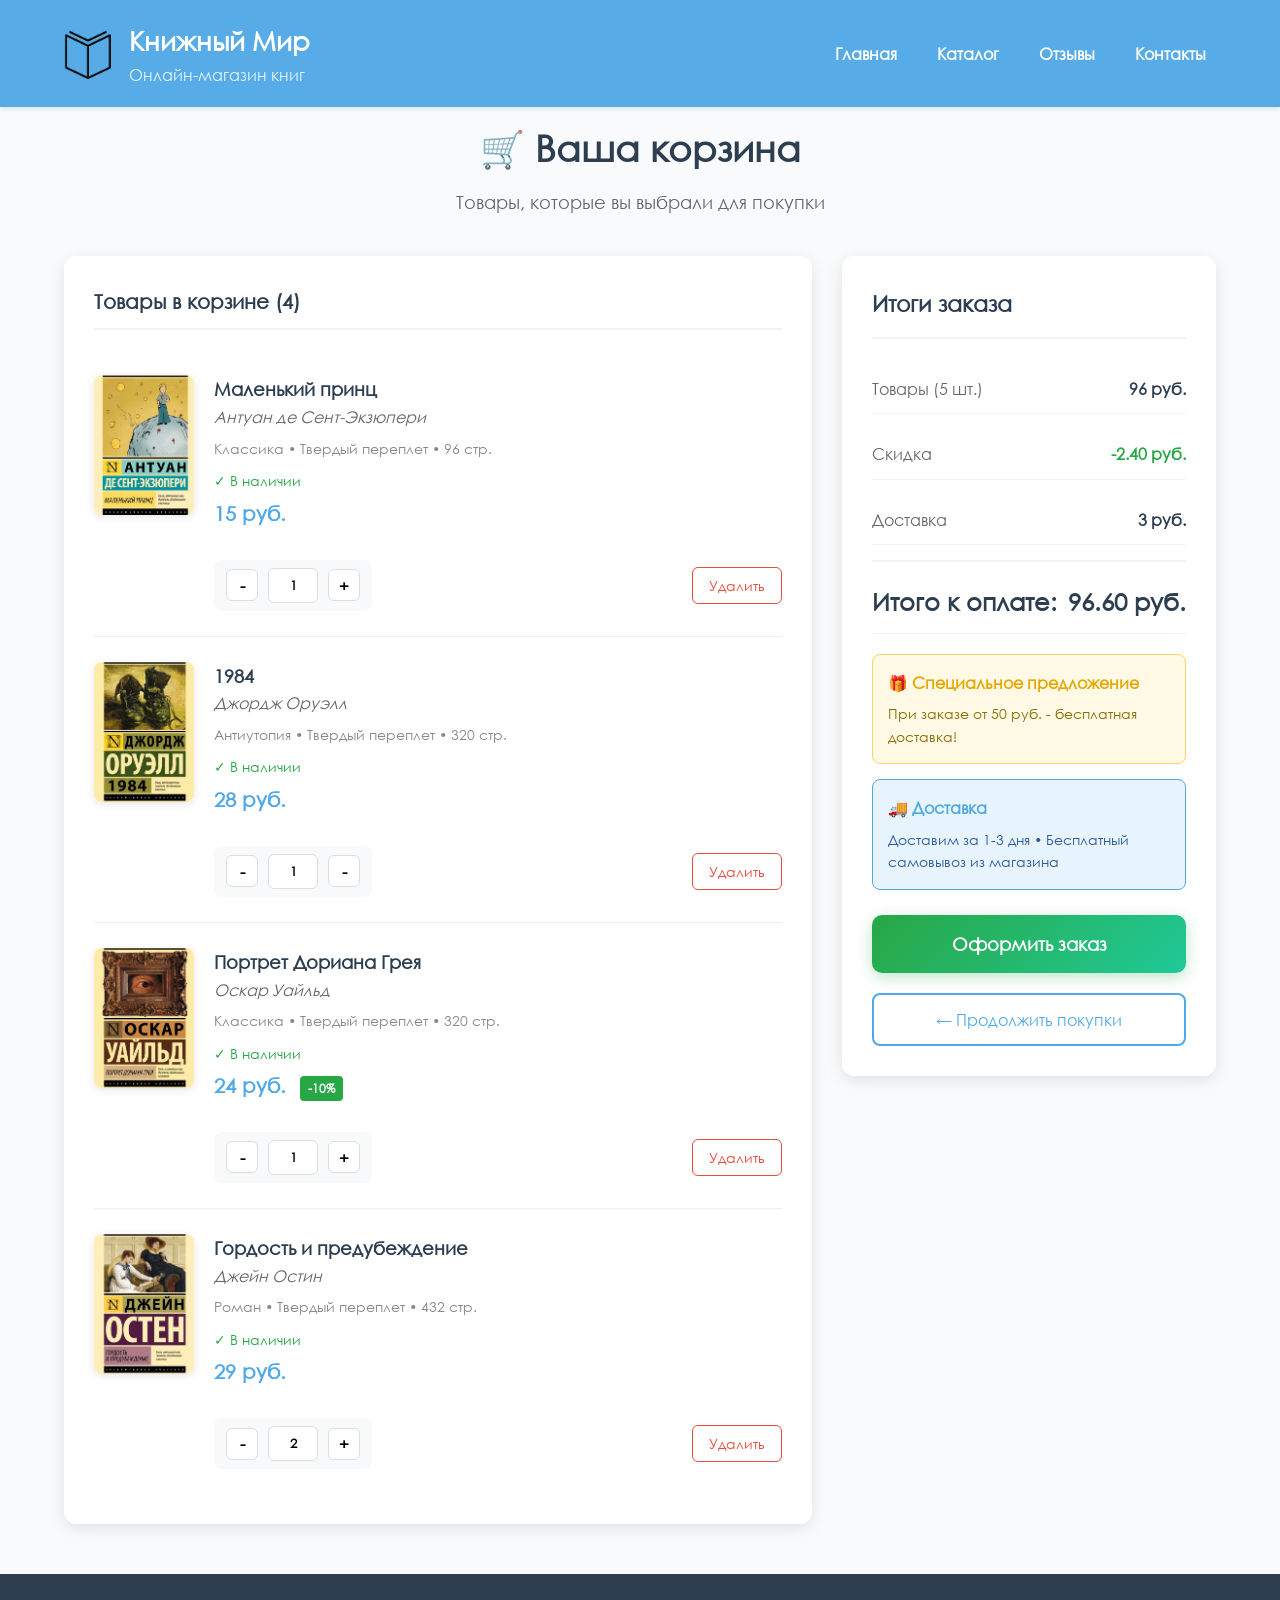
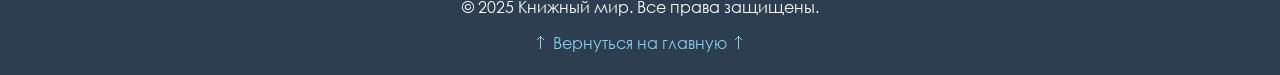
<file: pages/korzina.html>
<!DOCTYPE html>
<html lang="ru">
<head>
    <meta charset="UTF-8">
    <meta name="viewport" content="width=device-width, initial-scale=1.0">
    <title>Корзина - Книжный мир</title>
    <link rel="stylesheet" href="../styles.css">
    <link rel="icon" href="../media/icons/webICO1.png" type="image/png">
    <style>
        .cart-page {
            padding: 120px 0 50px;
            background: #f8fafc;
            min-height: 100vh;
        }

        .cart-container {
            max-width: 1200px;
            margin: 0 auto;
        }

        .cart-header {
            text-align: center;
            margin-bottom: 40px;
        }

        .cart-header h1 {
            font-size: 36px;
            color: #2c3e50;
            margin-bottom: 10px;
        }

        .cart-header p {
            color: #666;
            font-size: 18px;
        }

        .cart-content {
            display: grid;
            grid-template-columns: 2fr 1fr;
            gap: 30px;
            align-items: start;
        }

        .cart-items {
            background: white;
            padding: 30px;
            border-radius: 12px;
            box-shadow: 0 4px 15px rgba(0,0,0,0.1);
        }

        .cart-section-title {
            font-size: 20px;
            font-weight: bold;
            color: #2c3e50;
            margin-bottom: 20px;
            padding-bottom: 10px;
            border-bottom: 2px solid #f0f4f8;
        }

        .cart-item {
            display: flex;
            gap: 20px;
            padding: 25px 0;
            border-bottom: 1px solid #eee;
            transition: background-color 0.3s;
        }

        .cart-item:hover {
            background-color: #fafbfc;
        }

        .cart-item:last-child {
            border-bottom: none;
        }

        .cart-item-image {
            width: 100px;
            height: 140px;
            object-fit: cover;
            border-radius: 8px;
            box-shadow: 0 2px 8px rgba(0,0,0,0.1);
            transition: transform 0.3s;
        }

        .cart-item-image:hover {
            transform: scale(1.05);
        }

        .cart-item-details {
            flex: 1;
            display: flex;
            flex-direction: column;
            justify-content: space-between;
        }

        .cart-item-info {
            margin-bottom: 15px;
        }

        .cart-item-title {
            font-size: 18px;
            font-weight: bold;
            color: #2c3e50;
            margin-bottom: 5px;
            text-decoration: none;
            transition: color 0.3s;
        }

        .cart-item-title:hover {
            color: #4fa8e7;
        }

        .cart-item-author {
            color: #666;
            font-style: italic;
            margin-bottom: 8px;
        }

        .cart-item-meta {
            font-size: 14px;
            color: #888;
            margin-bottom: 10px;
        }

        .cart-item-price {
            font-size: 20px;
            font-weight: bold;
            color: #4fa8e7;
            margin-bottom: 15px;
        }

        .cart-item-actions {
            display: flex;
            justify-content: space-between;
            align-items: center;
        }

        .quantity-controls {
            display: flex;
            align-items: center;
            gap: 10px;
            background: #f8f9fa;
            padding: 8px 12px;
            border-radius: 8px;
        }

        .quantity-btn {
            width: 32px;
            height: 32px;
            border: 1px solid #ddd;
            background: white;
            border-radius: 6px;
            cursor: pointer;
            display: flex;
            align-items: center;
            justify-content: center;
            font-weight: bold;
            font-size: 16px;
            transition: all 0.3s;
        }

        .quantity-btn:hover {
            background: #4fa8e7;
            color: white;
            border-color: #4fa8e7;
        }

        .quantity-input {
            width: 50px;
            text-align: center;
            padding: 8px;
            border: 1px solid #ddd;
            border-radius: 6px;
            font-weight: bold;
            background: white;
        }

        .remove-btn {
            color: #e74c3c;
            background: none;
            border: 1px solid #e74c3c;
            padding: 8px 16px;
            border-radius: 6px;
            cursor: pointer;
            font-size: 14px;
            transition: all 0.3s;
        }

        .remove-btn:hover {
            background: #e74c3c;
            color: white;
        }

        .cart-summary {
            background: white;
            padding: 30px;
            border-radius: 12px;
            box-shadow: 0 4px 15px rgba(0,0,0,0.1);
            height: fit-content;
            position: sticky;
            top: 120px;
        }

        .summary-title {
            font-size: 22px;
            font-weight: bold;
            color: #2c3e50;
            margin-bottom: 25px;
            padding-bottom: 15px;
            border-bottom: 2px solid #f0f4f8;
        }

        .summary-row {
            display: flex;
            justify-content: space-between;
            margin-bottom: 15px;
            padding: 12px 0;
            border-bottom: 1px solid #f0f4f8;
        }

        .summary-row:last-child {
            border-bottom: none;
        }

        .summary-label {
            color: #666;
        }

        .summary-value {
            font-weight: 600;
            color: #2c3e50;
        }

        .summary-total {
            font-size: 24px;
            font-weight: bold;
            color: #2c3e50;
            border-top: 2px solid #f0f4f8;
            padding-top: 20px;
            margin-top: 15px;
        }

        .discount-badge {
            background: #28a745;
            color: white;
            padding: 4px 8px;
            border-radius: 4px;
            font-size: 12px;
            font-weight: bold;
            margin-left: 8px;
        }

        .checkout-btn {
            width: 100%;
            padding: 18px;
            background: linear-gradient(135deg, #28a745, #20c997);
            color: white;
            border: none;
            border-radius: 10px;
            font-size: 18px;
            font-weight: bold;
            cursor: pointer;
            transition: all 0.3s;
            margin-top: 25px;
            box-shadow: 0 4px 15px rgba(40, 167, 69, 0.3);
        }

        .checkout-btn:hover {
            transform: translateY(-2px);
            box-shadow: 0 6px 20px rgba(40, 167, 69, 0.4);
        }

        .continue-shopping {
            display: block;
            text-align: center;
            margin-top: 20px;
            color: #4fa8e7;
            text-decoration: none;
            font-weight: 500;
            transition: color 0.3s;
            padding: 12px;
            border: 2px solid #4fa8e7;
            border-radius: 8px;
        }

        .continue-shopping:hover {
            background: #4fa8e7;
            color: white;
        }

        .empty-cart {
            text-align: center;
            padding: 80px 20px;
        }

        .empty-cart-icon {
            font-size: 80px;
            margin-bottom: 25px;
            color: #ddd;
        }

        .empty-cart h2 {
            color: #2c3e50;
            margin-bottom: 15px;
            font-size: 28px;
        }

        .empty-cart p {
            color: #666;
            margin-bottom: 30px;
            font-size: 16px;
        }

        .cart-promo {
            background: #fff9e6;
            border: 1px solid #ffd166;
            border-radius: 8px;
            padding: 15px;
            margin-top: 20px;
        }

        .promo-title {
            font-weight: bold;
            color: #e6a700;
            margin-bottom: 8px;
        }

        .promo-text {
            font-size: 14px;
            color: #8a6d00;
        }

        .delivery-info {
            background: #e8f4fd;
            border: 1px solid #4fa8e7;
            border-radius: 8px;
            padding: 15px;
            margin-top: 15px;
        }

        .delivery-title {
            font-weight: bold;
            color: #4fa8e7;
            margin-bottom: 8px;
        }

        .delivery-text {
            font-size: 14px;
            color: #2c5aa0;
        }

        @media (max-width: 768px) {
            .cart-content {
                grid-template-columns: 1fr;
            }

            .cart-item {
                flex-direction: column;
                text-align: center;
                padding: 20px;
            }

            .cart-item-image {
                align-self: center;
                margin-bottom: 15px;
            }

            .cart-item-actions {
                flex-direction: column;
                gap: 15px;
            }

            .quantity-controls {
                justify-content: center;
            }
        }

        .cart-item-stock {
            color: #28a745;
            font-size: 14px;
            font-weight: 500;
            margin-bottom: 5px;
        }

        .cart-item-save {
            color: #e74c3c;
            font-size: 14px;
            cursor: pointer;
            text-decoration: underline;
            margin-left: 15px;
        }
    </style>
</head>
<body>
    
    <header class="header">
        <div class="container header-container">
            <div class="logo">
                <img src="../media/icons/book_icon_3.png" alt="Иконка книги" class="logo-icon">
                <div class="logo-text">
                    <h1>Книжный Мир</h1>
                    <p>Онлайн-магазин книг</p>
                </div>
            </div>

            <nav class="nav">
                <ul>
                    <li><a href="../index.html#home">Главная</a></li>
                    <li><a href="catalog.html">Каталог</a></li>
                    <li><a href="../index.html#reviews">Отзывы</a></li>
                    <li><a href="../index.html#contacts">Контакты</a></li>
                </ul>
            </nav>
        </div>
    </header>

    
    <main class="cart-page">
        <div class="container cart-container">
            <div class="cart-header">
                <h1>🛒 Ваша корзина</h1>
                <p>Товары, которые вы выбрали для покупки</p>
            </div>

            <div class="cart-content">
                
                <div class="cart-items">
                    <h3 class="cart-section-title">Товары в корзине (4)</h3>
                    
                    
                    <div class="cart-item">
                        <img src="../media/bookimages/princ4.jpg" alt="Маленький принц" class="cart-item-image">
                        <div class="cart-item-details">
                            <div class="cart-item-info">
                                <a href="bookview4.html" class="cart-item-title">Маленький принц</a>
                                <p class="cart-item-author">Антуан де Сент-Экзюпери</p>
                                <p class="cart-item-meta">Классика • Твердый переплет • 96 стр.</p>
                                <p class="cart-item-stock">✓ В наличии</p>
                                <p class="cart-item-price">15 руб.</p>
                            </div>
                            <div class="cart-item-actions">
                                <div class="quantity-controls">
                                    <button class="quantity-btn">-</button>
                                    <input type="text" class="quantity-input" value="1" readonly>
                                    <button class="quantity-btn">+</button>
                                </div>
                                <button class="remove-btn">Удалить</button>
                            </div>
                        </div>
                    </div>

                    
                    <div class="cart-item">
                        <img src="../media/bookimages/19842.jpg" alt="1984" class="cart-item-image">
                        <div class="cart-item-details">
                            <div class="cart-item-info">
                                <a href="bookview2.html" class="cart-item-title">1984</a>
                                <p class="cart-item-author">Джордж Оруэлл</p>
                                <p class="cart-item-meta">Антиутопия • Твердый переплет • 320 стр.</p>
                                <p class="cart-item-stock">✓ В наличии</p>
                                <p class="cart-item-price">28 руб.</p>
                            </div>
                            <div class="cart-item-actions">
                                <div class="quantity-controls">
                                    <button class="quantity-btn">-</button>
                                    <input type="text" class="quantity-input" value="1" readonly>
                                    <button class="quantity-btn">-</button>
                                </div>
                                <button class="remove-btn">Удалить</button>
                            </div>
                        </div>
                    </div>

                    
                    <div class="cart-item">
                        <img src="../media/bookimages/dorian1.jpg" alt="Портрет Дориана Грея" class="cart-item-image">
                        <div class="cart-item-details">
                            <div class="cart-item-info">
                                <a href="bookview6.html" class="cart-item-title">Портрет Дориана Грея</a>
                                <p class="cart-item-author">Оскар Уайльд</p>
                                <p class="cart-item-meta">Классика • Твердый переплет • 320 стр.</p>
                                <p class="cart-item-stock">✓ В наличии</p>
                                <p class="cart-item-price">24 руб. <span class="discount-badge">-10%</span></p>
                            </div>
                            <div class="cart-item-actions">
                                <div class="quantity-controls">
                                    <button class="quantity-btn">-</button>
                                    <input type="text" class="quantity-input" value="1" readonly>
                                    <button class="quantity-btn">+</button>
                                </div>
                                <button class="remove-btn">Удалить</button>
                            </div>
                        </div>
                    </div>

                    
                    <div class="cart-item">
                        <img src="../media/bookimages/gordost5.jpg" alt="Гордость и предубеждение" class="cart-item-image">
                        <div class="cart-item-details">
                            <div class="cart-item-info">
                                <a href="bookview5.html" class="cart-item-title">Гордость и предубеждение</a>
                                <p class="cart-item-author">Джейн Остин</p>
                                <p class="cart-item-meta">Роман • Твердый переплет • 432 стр.</p>
                                <p class="cart-item-stock">✓ В наличии</p>
                                <p class="cart-item-price">29 руб.</p>
                            </div>
                            <div class="cart-item-actions">
                                <div class="quantity-controls">
                                    <button class="quantity-btn">-</button>
                                    <input type="text" class="quantity-input" value="2" readonly>
                                    <button class="quantity-btn">+</button>
                                </div>
                                <button class="remove-btn">Удалить</button>
                            </div>
                        </div>
                    </div>
                </div>

                
                <div class="cart-summary">
                    <h3 class="summary-title">Итоги заказа</h3>
                    
                    <div class="summary-row">
                        <span class="summary-label">Товары (5 шт.)</span>
                        <span class="summary-value">96 руб.</span>
                    </div>
                    
                    <div class="summary-row">
                        <span class="summary-label">Скидка</span>
                        <span class="summary-value" style="color: #28a745;">-2.40 руб.</span>
                    </div>
                    
                    <div class="summary-row">
                        <span class="summary-label">Доставка</span>
                        <span class="summary-value">3 руб.</span>
                    </div>
                    
                    <div class="summary-row summary-total">
                        <span>Итого к оплате:</span>
                        <span>96.60 руб.</span>
                    </div>

                    <div class="cart-promo">
                        <div class="promo-title">🎁 Специальное предложение</div>
                        <div class="promo-text">При заказе от 50 руб. - бесплатная доставка!</div>
                    </div>

                    <div class="delivery-info">
                        <div class="delivery-title">🚚 Доставка</div>
                        <div class="delivery-text">Доставим за 1-3 дня • Бесплатный самовывоз из магазина</div>
                    </div>

                    <button class="checkout-btn">Оформить заказ</button>
                    <a href="catalog.html" class="continue-shopping">← Продолжить покупки</a>
                </div>
            </div>
        </div>
    </main>

    
    <footer>
        <div class="container">
            <p>© 2025 Книжный мир. Все права защищены.</p>
            <a href="../index.html#home" class="back-to-top">🡑 Вернуться на главную 🡑</a>
        </div>
    </footer>
</body>
</html>
</file>
<file: styles.css>
html {
    scroll-behavior: smooth;
}

@font-face {
    font-family: "Century Gothic";
    src: url("media/fonts/Century_Gothic.ttf") format("truetype");
    font-weight: normal;
    font-style: normal;
}

* {
    margin: 0;
    padding: 0;
    box-sizing: border-box;
    font-family: "Century Gothic", sans-serif;
}

body {
    background: #f4f7fa;
    color: #333;
    line-height: 1.6;
}

.container {
    width: 90%;
    max-width: 1200px;
    margin: auto;
}

.logo {
    display: flex;
    align-items: center;
}

.logo-icon {
    width: 50px;
    height: 50px;
    margin-right: 15px;
}

.logo-text h1 {
    color: white;
    font-size: 26px;
}

.logo-text p {
    color: #e9f7ff;
    font-size: 16px;
}

.header {
    background: #4fa8e7;
    padding: 20px 0;
    opacity: 0.95;
    box-shadow: 0 2px 5px rgba(0,0,0,0.1);
    position: fixed;
    width: 100%;
    top: 0;
    z-index: 1000;
}

.header-container {
    display: flex;
    justify-content: space-between;
    align-items: center;
}

.nav ul {
    display: flex;
    list-style: none;
}

.nav ul li {
    margin-left: 20px;
}

.nav ul li a {
    color: white;
    text-decoration: none;
    font-weight: bold;
    padding: 6px 10px;
    border-radius: 5px;
    transition: background 0.3s;
}

.nav ul li a:hover {
    background: rgba(255,255,255,0.25);
}

.hero {
    position: relative;
    width: 100%;
    height: 420px;
    background-image: url("media/banners/bannermp1.png");
    background-size: cover;
    background-position: center;
    display: flex;
    justify-content: center;
    align-items: center;
    margin-top: 90px;
}

.hero-content-wrapper {
    width: 100%;
    display: flex;
    justify-content: center;
    align-items: center;
}

.hero-content-box {
    background: rgba(0, 0, 0, 0.45);
    padding: 30px 40px;
    border-radius: 10px;
    text-align: center;
}

.hero-content-box h2 {
    font-size: 40px;
    color: white;
    text-shadow: 0 2px 6px rgba(0,0,0,0.6);
    margin-bottom: 15px;
}

.hero-content-box p {
    font-size: 20px;
    color: #f0faff;
    margin-bottom: 20px;
    text-shadow: 0 2px 6px rgba(0,0,0,0.6);
}

.btn {
    display: inline-block;
    padding: 12px 26px;
    background: #4fa8e7;
    color: white;
    text-decoration: none;
    border-radius: 6px;
    font-weight: bold;
    transition: 0.3s;
    border: none;
    cursor: pointer;
    text-align: center;
}

.btn:hover {
    background: #368fcf;
    transform: translateY(-2px);
}

.advantages {
    padding: 50px 0;
}

.section-title {
    text-align: center;
    font-size: 28px;
    margin-bottom: 30px;
    color: #2c3e50;
}

.adv-grid {
    display: flex;
    gap: 20px;
    flex-wrap: wrap;
    justify-content: center;
}

.adv-card {
    background: white;
    padding: 20px;
    border-radius: 8px;
    flex: 1;
    min-width: 250px;
    max-width: 350px;
    box-shadow: 0 2px 6px rgba(0,0,0,0.1);
    transition: transform 0.3s;
    text-align: center;
}

.adv-card:hover {
    transform: translateY(-5px);
}

.adv-card h3 {
    color: #4fa8e7;
    margin-bottom: 10px;
}

.catalog {
    padding: 10px 0;
    background: #f8fafc;
}

.book-grid {
    display: grid;
    grid-template-columns: repeat(auto-fill, minmax(220px, 1fr));
    gap: 25px;
}

.book-card {
    background: white;
    padding: 20px;
    border-radius: 8px;
    text-align: center;
    box-shadow: 0 2px 6px rgba(0,0,0,0.1);
    transition: 0.3s;
    display: flex;
    flex-direction: column;
}

.book-card:hover {
    transform: translateY(-5px);
    box-shadow: 0 5px 15px rgba(0,0,0,0.15);
}

.book-link {
    text-decoration: none;
    color: inherit;
    display: block;
}

.book-card img {
    width: 100%;
    height: 180px;
    object-fit: contain;
    border-radius: 5px;
    margin-bottom: 15px;
    transition: transform 0.3s;
    background: #f8f9fa;
}

.book-card:hover img {
    transform: scale(1.05);
}

.book-card h3 {
    margin: 10px 0 5px;
    color: #2c3e50;
    font-size: 16px;
    line-height: 1.3;
    min-height: 40px;
    display: flex;
    align-items: center;
    justify-content: center;
}

.book-card .author {
    color: #666;
    font-style: normal;
    margin-bottom: 10px;
    font-size: 14px;
    min-height: 20px;
}

.book-footer {
    margin-top: auto;
    display: flex;
    justify-content: space-between;
    align-items: center;
    padding-top: 15px;
}

.book-card .price {
    font-size: 18px;
    font-weight: bold;
    color: #4fa8e7;
}

.buy-btn {
    padding: 8px 16px;
    font-size: 14px;
    background: #28a745;
}

.buy-btn:hover {
    background: #218838;
}

.catalog-cta {
    padding: 20px 0 40px;
    text-align: center;
}

.catalog-expand-simple {
    display: inline-block;
}

.expand-catalog-simple {
    display: inline-flex;
    align-items: center;
    gap: 8px;
    padding: 12px 24px;
    background: #4fa8e7;
    color: white;
    text-decoration: none;
    border-radius: 6px;
    font-weight: bold;
    transition: all 0.3s ease;
    box-shadow: 0 2px 5px rgba(0,0,0,0.1);
}

.expand-catalog-simple:hover {
    background: #368fcf;
    transform: translateY(-2px);
    box-shadow: 0 4px 8px rgba(0,0,0,0.15);
}

.expand-icon {
    font-size: 18px;
    transition: transform 0.3s;
}

.expand-catalog-simple:hover .expand-icon {
    transform: translateY(2px);
}

.reviews {
    margin: 50px 0;
    background: white;
    padding: 40px;
    border-radius: 8px;
    box-shadow: 0 2px 6px rgba(0,0,0,0.1);
}

.review {
    padding: 15px 0;
    border-bottom: 1px solid #eee;
}

.review:last-child {
    border-bottom: none;
}

.review-header {
    display: flex;
    align-items: center;
    margin-bottom: 8px;
}

.review-avatar {
    width: 40px;
    height: 40px;
    background: #87ceeb;
    border-radius: 50%;
    display: flex;
    justify-content: center;
    align-items: center;
    color: white;
    font-weight: bold;
    margin-right: 10px;
}

.review-name {
    font-weight: bold;
}

.review-date {
    margin-left: auto;
    color: #777;
    font-size: 12px;
}

.review-stars {
    color: #ffc107;
    margin-bottom: 10px;
}

.review-form {
    margin-top: 30px;
    padding: 20px;
    background: #f7f7f7;
    border-radius: 8px;
}

.form-group {
    margin-bottom: 15px;
}

.form-group label {
    display: block;
    margin-bottom: 5px;
    font-weight: bold;
}

.form-group input,
.form-group textarea,
.form-group select {
    width: 100%;
    padding: 8px;
    border: 1px solid #ddd;
    border-radius: 5px;
    font-size: 14px;
}

.form-group textarea {
    resize: vertical;
}

.contacts {
    margin: 50px 0;
}

.contact-grid {
    display: grid;
    grid-template-columns: repeat(auto-fit, minmax(300px, 1fr));
    gap: 25px;
}

.contact-info, .contact-form, .map {
    background: white;
    padding: 25px;
    border-radius: 8px;
    box-shadow: 0 2px 6px rgba(0,0,0,0.1);
}

.contact-item {
    margin-bottom: 15px;
}

.contact-item h4 {
    color: #4fa8e7;
    margin-bottom: 5px;
}

.contact-item a {
    color: #333;
    text-decoration: none;
}

.contact-item a:hover {
    color: #4fa8e7;
}

.social-links {
    display: flex;
    gap: 10px;
    margin-top: 15px;
}

.social-links a img.social-icon {
    width: 40px;
    height: 40px;
    border-radius: 50%;
    object-fit: cover;
    transition: transform 0.3s;
}

.social-links a img.social-icon:hover {
    transform: scale(1.1);
}

.book-detail {
    padding: 120px 0 50px;
    background: #f8fafc;
}

.book-detail-container {
    display: grid;
    grid-template-columns: 1fr 1fr;
    gap: 40px;
    align-items: start;
}

.book-detail-image {
    text-align: center;
    padding-top: 20px;
}

.book-detail-image img {
    width: 100%;
    max-width: 400px;
    height: 500px;
    object-fit: contain;
    border-radius: 8px;
    box-shadow: 0 5px 15px rgba(0,0,0,0.1);
    background: #f8f9fa;
}

.book-detail-info {
    padding: 20px;
}

.book-detail-info h1 {
    font-size: 32px;
    color: #2c3e50;
    margin-bottom: 10px;
}

.book-detail-author {
    font-size: 18px;
    color: #666;
    margin-bottom: 20px;
    font-style: italic;
}

.book-detail-price {
    font-size: 24px;
    color: #4fa8e7;
    font-weight: bold;
    margin-bottom: 20px;
}

.book-detail-description {
    line-height: 1.6;
    margin-bottom: 25px;
    color: #555;
}

.book-detail-meta {
    background: #f1f8ff;
    padding: 20px;
    border-radius: 8px;
    margin-bottom: 25px;
}

.book-detail-meta h3 {
    color: #2c3e50;
    margin-bottom: 15px;
}

.meta-grid {
    display: grid;
    grid-template-columns: repeat(auto-fit, minmax(150px, 1fr));
    gap: 15px;
}

.meta-item {
    margin-bottom: 10px;
}

.meta-item strong {
    color: #4fa8e7;
}

.actions {
    display: flex;
    gap: 15px;
    flex-wrap: wrap;
}

.btn-large {
    padding: 15px 30px;
    font-size: 16px;
}

.btn-outline {
    background: transparent;
    border: 2px solid #4fa8e7;
    color: #4fa8e7;
}

.btn-outline:hover {
    background: #4fa8e7;
    color: white;
}

footer {
    background: #2c3e50;
    color: white;
    padding: 20px 0;
    text-align: center;
}

.back-to-top {
    display: inline-block;
    color: #87ceeb;
    margin-top: 10px;
    text-decoration: none;
}

.back-to-top:hover {
    color: white;
}

.menu-toggle {
    display: none;
    flex-direction: column;
    justify-content: space-between;
    width: 30px;
    height: 21px;
    background: transparent;
    border: none;
    cursor: pointer;
    padding: 0;
    z-index: 1001;
}

.menu-toggle span {
    display: block;
    height: 3px;
    width: 100%;
    background-color: white;
    border-radius: 3px;
    transition: all 0.3s ease;
}

.menu-toggle.active span:nth-child(1) {
    transform: translateY(9px) rotate(45deg);
}

.menu-toggle.active span:nth-child(2) {
    opacity: 0;
}

.menu-toggle.active span:nth-child(3) {
    transform: translateY(-9px) rotate(-45deg);
}

@media (max-width: 1024px) {
    .container {
        width: 95%;
    }
    
    .hero {
        height: 350px;
    }
    
    .hero-content-box h2 {
        font-size: 32px;
    }
    
    .hero-content-box p {
        font-size: 18px;
    }
    
    .book-grid {
        grid-template-columns: repeat(auto-fill, minmax(200px, 1fr));
        gap: 20px;
    }
}

@media (max-width: 768px) {
    .header {
        padding: 15px 0;
    }
    
    .header-container {
        flex-direction: row;
        justify-content: space-between;
    }
    
    .logo {
        flex: 1;
    }
    
    .logo-text h1 {
        font-size: 22px;
    }
    
    .logo-text p {
        font-size: 14px;
    }
    
    .logo-icon {
        width: 40px;
        height: 40px;
        margin-right: 10px;
    }
    
    .menu-toggle {
        display: flex;
    }
    
    .nav {
        position: fixed;
        top: 70px;
        left: 0;
        width: 100%;
        background: #4fa8e7;
        box-shadow: 0 5px 10px rgba(0,0,0,0.1);
        transform: translateX(-100%);
        transition: transform 0.3s ease;
        z-index: 999;
    }
    
    .nav.active {
        transform: translateX(0);
    }
    
    .nav ul {
        flex-direction: column;
        padding: 20px;
        gap: 0;
    }
    
    .nav ul li {
        margin: 0;
        border-bottom: 1px solid rgba(255,255,255,0.1);
    }
    
    .nav ul li:last-child {
        border-bottom: none;
    }
    
    .nav ul li a {
        display: block;
        padding: 15px 10px;
        border-radius: 0;
    }
    
    .hero {
        margin-top: 70px;
        height: 300px;
    }
    
    .hero-content-box {
        padding: 20px;
        margin: 0 15px;
    }
    
    .hero-content-box h2 {
        font-size: 28px;
    }

    .hero-content-box p {
        font-size: 16px;
    }
    
    
    .advantages {
        text-align: center;
    }
    
    .adv-grid {
        flex-direction: column;
        align-items: center;
        gap: 15px;
    }
    
    .adv-card {
        width: 100%;
        max-width: 400px;
        text-align: center;
    }
    
    .book-grid {
        grid-template-columns: repeat(auto-fill, minmax(160px, 1fr));
        gap: 15px;
    }
    
    .book-card {
        padding: 15px;
    }
    
    .book-card img {
        height: 160px;
    }
    
    .book-card h3 {
        font-size: 15px;
        min-height: 36px;
    }
    
    .book-footer {
        flex-direction: column;
        gap: 10px;
        text-align: center;
    }
    
    .book-detail-container {
        grid-template-columns: 1fr;
        gap: 20px;
    }
    
    .book-detail-image img {
        height: 350px;
    }
    
    .actions {
        justify-content: center;
    }
    
    .contact-grid {
        grid-template-columns: 1fr;
    }
    
    .reviews {
        padding: 25px;
    }
    
    .review-header {
        flex-wrap: wrap;
    }
    
    .review-date {
        margin-left: 0;
        width: 100%;
        margin-top: 5px;
    }
    
    .section-title {
        font-size: 24px;
    }
}

@media (max-width: 480px) {
    .hero {
        height: 250px;
        margin-top: 60px;
    }
    
    .hero-content-box h2 {
        font-size: 24px;
    }
    
    .hero-content-box p {
        font-size: 14px;
    }
    
    .btn {
        padding: 10px 20px;
        font-size: 14px;
    }
    
    
    .adv-card {
        max-width: 100%;
        padding: 15px;
    }
    
    .book-grid {
        grid-template-columns: repeat(2, 1fr);
        gap: 12px;
    }
    
    .book-card {
        padding: 12px;
    }
    
    .book-card img {
        height: 140px;
    }
    
    .book-card h3 {
        font-size: 14px;
        min-height: 32px;
    }
    
    .book-card .author {
        font-size: 13px;
    }
    
    .book-card .price {
        font-size: 16px;
    }
    
    .buy-btn {
        padding: 6px 12px;
        font-size: 13px;
    }
    
    .book-detail-image img {
        height: 280px;
    }
    
    .book-detail-info h1 {
        font-size: 26px;
    }
    
    .book-detail-author {
        font-size: 16px;
    }
    
    .book-detail-price {
        font-size: 20px;
    }
    
    .contact-info, .contact-form, .map {
        padding: 20px;
    }
    
    .social-links a img.social-icon {
        width: 35px;
        height: 35px;
    }
    
    .expand-catalog-simple {
        padding: 10px 20px;
        font-size: 14px;
    }
    
    .section-title {
        font-size: 22px;
    }
    
    .reviews {
        padding: 20px 15px;
    }
    
    .review-form {
        padding: 15px;
    }
}

@media (max-width: 360px) {
    .book-grid {
        grid-template-columns: 1fr;
    }
    
    .hero-content-box h2 {
        font-size: 22px;
    }
    
    .logo-text h1 {
        font-size: 20px;
    }
    
    .section-title {
        font-size: 20px;
    }
}

.book-gallery {
    position: relative;
    padding-top: 20px;
}

.gallery-main {
    position: relative;
    max-width: 400px;
    margin: 0 auto;
    border-radius: 12px;
    overflow: hidden;
    box-shadow: 0 8px 25px rgba(0,0,0,0.15);
}

.gallery-slides {
    position: relative;
    height: 500px;
    overflow: hidden;
    border-radius: 10px;
    background: #f8f9fa;
}

.gallery-slide {
    position: absolute;
    top: 0;
    left: 0;
    width: 100%;
    height: 100%;
    opacity: 0;
    display: flex;
    align-items: center;
    justify-content: center;
    padding: 20px;
    transition: opacity 0.001s  !important;
}

.gallery-slide.first {
    opacity: 1;
    z-index: 1;
}

.gallery-slide img {
    width: 100%;
    height: 100%;
    object-fit: contain;
    border-radius: 8px;
}

.gallery-slides input[type="radio"] {
    display: none;
}

#slide1:checked ~ .gallery-slide.first,
#slide2:checked ~ .gallery-slide:nth-of-type(2),
#slide3:checked ~ .gallery-slide:nth-of-type(3),
#slide4:checked ~ .gallery-slide:nth-of-type(4) {
    opacity: 1;
    z-index: 2;
}

.gallery-nav {
    position: absolute;
    bottom: 20px;
    left: 50%;
    transform: translateX(-50%);
    text-align: center;
    z-index: 3;
    padding: 6px 15px;
    background: rgba(255, 255, 255, 0.15); 
    backdrop-filter: blur(10px);
    border-radius: 25px; 
    border: 1px solid rgba(255, 255, 255, 0.2);
    box-shadow: 0 4px 15px rgba(0, 0, 0, 0.1);
    min-width: 120px; 
    max-width: 140px;
}

.nav-dot {
    display: inline-block;
    width: 10px;
    height: 10px;
    background: rgba(255, 255, 255, 0.8);
    border-radius: 50%;
    margin: 0 4px; 
    cursor: pointer;
    transition: all 0.3s ease;
    border: 2px solid transparent;
    position: relative;
}

.nav-dot:hover {
    background: #4fa8e7;
    transform: scale(1.4);
    box-shadow: 0 0 8px rgba(79, 168, 231, 0.6);
}

#slide1:checked ~ .gallery-nav .nav-dot:nth-child(1),
#slide2:checked ~ .gallery-nav .nav-dot:nth-child(2),
#slide3:checked ~ .gallery-nav .nav-dot:nth-child(3),
#slide4:checked ~ .gallery-nav .nav-dot:nth-child(4) {
    background: #4fa8e7;
    border-color: white;
    transform: scale(1.4);
    box-shadow: 0 0 12px rgba(79, 168, 231, 0.8);
}

.gallery-captions {
    position: absolute;
    bottom: 50px;
    left: 0;
    right: 0;
    text-align: center;
    z-index: 2;
}

.caption {
    display: none;
    color: white;
    background: rgba(0, 0, 0, 0.75);
    padding: 6px 14px;
    border-radius: 18px;
    font-size: 13px;
    margin: 0 auto;
    width: fit-content;
    backdrop-filter: blur(5px);
    border: 1px solid rgba(255, 255, 255, 0.15);
    font-weight: 500;
}

#slide1:checked ~ .gallery-captions .caption:nth-child(1),
#slide2:checked ~ .gallery-captions .caption:nth-child(2),
#slide3:checked ~ .gallery-captions .caption:nth-child(3),
#slide4:checked ~ .gallery-captions .caption:nth-child(4) {
    display: block;
    animation: fadeInUp 0.3s ease-out;
}

@keyframes fadeInUp {
    from {
        opacity: 0;
        transform: translateY(8px);
    }
    to {
        opacity: 1;
        transform: translateY(0);
    }
}

.gallery-main:hover .gallery-nav {
    background: rgba(255, 255, 255, 0.25);
    border-color: rgba(255, 255, 255, 0.3);
}

.gallery-slide {
    transition: opacity 0.3s ease-in-out !important;
}

.gallery-slides:has(#slide1:checked) .gallery-slide,
.gallery-slides:has(#slide2:checked) .gallery-slide,
.gallery-slides:has(#slide3:checked) .gallery-slide,
.gallery-slides:has(#slide4:checked) .gallery-slide {
    transition: opacity 0.3s ease-in-out !important;
}

@media (max-width: 768px) {
    .gallery-slides {
        height: 400px;
    }
    
    .gallery-nav {
        bottom: 15px;
        padding: 5px 12px;
        min-width: 110px;
        max-width: 130px;
    }
    
    .nav-dot {
        width: 8px;
        height: 8px;
        margin: 0 3px;
    }
    
    .gallery-captions {
        bottom: 40px;
    }
    
    .caption {
        font-size: 12px;
        padding: 5px 12px;
    }
}

@media (max-width: 480px) {
    .gallery-slides {
        height: 320px;
    }
    
    .gallery-nav {
        bottom: 12px;
        padding: 4px 10px;
        min-width: 100px;
        max-width: 120px;
    }
    
    .nav-dot {
        width: 7px;
        height: 7px;
        margin: 0 2px;
    }
    
    .gallery-captions {
        bottom: 35px;
    }
    
    .caption {
        font-size: 11px;
        padding: 4px 10px;
    }
}

.gallery-slides {
    perspective: 1000px;
}

.gallery-slide {
    backface-visibility: hidden;
    transform-style: preserve-3d;
}

.modal-toggle {
    display: none;
}

.image-zoom-trigger {
    cursor: zoom-in;
    display: block;
    width: 100%;
    height: 100%;
    transition: transform 0.3s ease;
}

.image-zoom-trigger:hover {
    transform: scale(1.02);
}

.image-zoom-trigger:active {
    transform: scale(0.98);
}

.modal-overlay {
    position: fixed;
    top: 0;
    left: 0;
    width: 100%;
    height: 100%;
    background: rgba(0, 0, 0, 0.95);
    backdrop-filter: blur(15px);
    z-index: 9999;
    opacity: 0;
    visibility: hidden;
    transition: all 0.3s ease;
    display: flex;
    align-items: center;
    justify-content: center;
    padding: 40px 20px;
}

.modal-toggle:checked ~ .modal-overlay {
    opacity: 1;
    visibility: visible;
}

.modal-content {
    position: relative;
    width: 95vw;
    height: 95vh;
    max-width: 1200px;
    max-height: 90vh;
    background: transparent;
    border-radius: 15px;
    overflow: hidden;
    display: flex;
    flex-direction: column;
    align-items: center;
}

.modal-close {
    position: absolute;
    top: 20px;
    right: 25px;
    background: rgba(0, 0, 0, 0.8);
    color: white;
    border: none;
    font-size: 36px;
    width: 50px;
    height: 50px;
    border-radius: 50%;
    cursor: pointer;
    z-index: 10000;
    display: flex;
    align-items: center;
    justify-content: center;
    transition: all 0.3s ease;
    backdrop-filter: blur(10px);
    border: 2px solid rgba(255, 255, 255, 0.3);
}

.modal-close:hover {
    background: rgba(255, 0, 0, 0.8);
    transform: scale(1.1);
    border-color: rgba(255, 255, 255, 0.5);
}

.modal-slides {
    position: relative;
    width: 100%;
    height: 100%;
    overflow: hidden;
    border-radius: 10px;
    background: #000;
    display: flex;
    align-items: center;
    justify-content: center;
}

.modal-slide {
    position: absolute;
    top: 0;
    left: 0;
    width: 100%;
    height: 100%;
    opacity: 0;
    display: flex;
    align-items: center;
    justify-content: center;
    padding: 40px;
    transition: opacity 0.4s ease;
}

.modal-slide.first {
    opacity: 1;
    z-index: 1;
}

.modal-slide img {
    max-width: 100%;
    max-height: 100%;
    width: auto;
    height: auto;
    object-fit: contain;
    border-radius: 8px;
    box-shadow: 0 10px 40px rgba(0, 0, 0, 0.5);
}

.modal-slides input[type="radio"] {
    display: none;
}

#modal-slide1:checked ~ .modal-slide.first,
#modal-slide2:checked ~ .modal-slide:nth-of-type(2),
#modal-slide3:checked ~ .modal-slide:nth-of-type(3),
#modal-slide4:checked ~ .modal-slide:nth-of-type(4) {
    opacity: 1;
    z-index: 2;
}

.modal-nav {
    position: absolute;
    bottom: 25px;
    left: 50%;
    transform: translateX(-50%);
    text-align: center;
    z-index: 3;
    padding: 12px 25px;
    background: rgba(0, 0, 0, 0.7);
    backdrop-filter: blur(20px);
    border-radius: 25px;
    border: 1px solid rgba(255, 255, 255, 0.3);
    box-shadow: 0 5px 25px rgba(0, 0, 0, 0.4);
    min-width: 150px;
}

.modal-nav-dot {
    display: inline-block;
    width: 14px;
    height: 14px;
    background: rgba(255, 255, 255, 0.7);
    border-radius: 50%;
    margin: 0 8px;
    cursor: pointer;
    transition: all 0.3s ease;
    border: 2px solid transparent;
}

.modal-nav-dot:hover {
    background: #4fa8e7;
    transform: scale(1.4);
}

#modal-slide1:checked ~ .modal-nav .modal-nav-dot:nth-child(1),
#modal-slide2:checked ~ .modal-nav .modal-nav-dot:nth-child(2),
#modal-slide3:checked ~ .modal-nav .modal-nav-dot:nth-child(3),
#modal-slide4:checked ~ .modal-nav .modal-nav-dot:nth-child(4) {
    background: #4fa8e7;
    border-color: white;
    transform: scale(1.4);
    box-shadow: 0 0 15px rgba(79, 168, 231, 0.8);
}

.modal-captions {
    position: absolute;
    bottom: 80px;
    left: 0;
    right: 0;
    text-align: center;
    z-index: 3;
}

.modal-caption {
    display: none;
    color: white;
    background: rgba(0, 0, 0, 0.8);
    padding: 12px 24px;
    border-radius: 25px;
    font-size: 16px;
    font-weight: 500;
    backdrop-filter: blur(15px);
    border: 1px solid rgba(255, 255, 255, 0.3);
    margin: 0 auto;
    width: fit-content;
    box-shadow: 0 5px 20px rgba(0, 0, 0, 0.3);
}

#modal-slide1:checked ~ .modal-captions .modal-caption:nth-child(1),
#modal-slide2:checked ~ .modal-captions .modal-caption:nth-child(2),
#modal-slide3:checked ~ .modal-captions .modal-caption:nth-child(3),
#modal-slide4:checked ~ .modal-captions .modal-caption:nth-child(4) {
    display: block;
    animation: fadeInUp 0.4s ease-out;
}

.modal-controls {
    position: absolute;
    top: 50%;
    left: 0;
    right: 0;
    transform: translateY(-50%);
    display: flex;
    justify-content: space-between;
    padding: 0 30px;
    z-index: 4;
}

.modal-prev,
.modal-next {
    background: rgba(0, 0, 0, 0.8);
    color: white;
    border: none;
    font-size: 32px;
    width: 60px;
    height: 60px;
    border-radius: 50%;
    cursor: pointer;
    display: flex;
    align-items: center;
    justify-content: center;
    transition: all 0.3s ease;
    backdrop-filter: blur(10px);
    border: 2px solid rgba(255, 255, 255, 0.4);
    font-weight: bold;
}

.modal-prev:hover,
.modal-next:hover {
    background: #4fa8e7;
    transform: scale(1.15);
    border-color: rgba(255, 255, 255, 0.6);
}

@keyframes fadeInUp {
    from {
        opacity: 0;
        transform: translateY(15px);
    }
    to {
        opacity: 1;
        transform: translateY(0);
    }
}

@media (max-width: 1200px) {
    .modal-content {
        width: 98vw;
        height: 98vh;
        max-width: none;
        max-height: none;
    }
}

@media (max-width: 768px) {
    .modal-overlay {
        padding: 20px 10px;
    }
    
    .modal-content {
        width: 100vw;
        height: 100vh;
        border-radius: 0;
    }
    
    .modal-slides {
        border-radius: 0;
    }
    
    .modal-slide {
        padding: 20px;
    }
    
    .modal-close {
        top: 15px;
        right: 20px;
        width: 45px;
        height: 45px;
        font-size: 28px;
    }
    
    .modal-nav {
        padding: 10px 20px;
        bottom: 20px;
    }
    
    .modal-nav-dot {
        width: 12px;
        height: 12px;
        margin: 0 6px;
    }
    
    .modal-prev,
    .modal-next {
        width: 50px;
        height: 50px;
        font-size: 26px;
        padding: 0 20px;
    }
    
    .modal-caption {
        font-size: 14px;
        padding: 10px 20px;
        bottom: 70px;
    }
}

@media (max-width: 480px) {
    .modal-overlay {
        padding: 10px 5px;
    }
    
    .modal-slide {
        padding: 15px;
    }
    
    .modal-close {
        top: 10px;
        right: 15px;
        width: 40px;
        height: 40px;
        font-size: 24px;
    }
    
    .modal-nav {
        padding: 8px 16px;
        bottom: 15px;
        min-width: 130px;
    }
    
    .modal-nav-dot {
        width: 10px;
        height: 10px;
        margin: 0 4px;
    }
    
    .modal-prev,
    .modal-next {
        width: 45px;
        height: 45px;
        font-size: 22px;
    }
    
    .modal-caption {
        font-size: 13px;
        padding: 8px 16px;
        bottom: 65px;
    }
}

.modal-slide img {
    transition: transform 0.3s ease;
}

.modal-slide img:hover {
    transform: scale(1.02);
}

.catalog-expand-simple {
    display: flex;
    justify-content: center;
    margin-top: 15px;
    padding-top: 20px;
    border-top: 2px solid #e9ecef;
}

.expand-catalog-simple {
    display: flex;
    align-items: center;
    gap: 12px;
    padding: 15px 30px;
    background: #4fa8e7;
    color: white;
    text-decoration: none;
    border-radius: 25px;
    font-weight: 600;
    transition: all 0.3s ease;
    box-shadow: 0 2px 10px rgba(79, 168, 231, 0.3);
}

.expand-catalog-simple:hover {
    background: #368fcf;
    transform: translateY(-2px);
    box-shadow: 0 4px 15px rgba(79, 168, 231, 0.4);
    color: white;
    text-decoration: none;
}

.expand-icon {
    font-size: 20px;
    font-weight: bold;
    animation: bounce 2s infinite;
}

.expand-text {
    font-size: 16px;
}

@keyframes bounce {
    0%, 20%, 50%, 80%, 100% {
        transform: translateY(0);
    }
    40% {
        transform: translateY(-3px);
    }
    60% {
        transform: translateY(-1px);
    }
}

@media (max-width: 768px) {
    .catalog-expand-simple {
        margin-top: 30px;
        padding-top: 20px;
    }
    
    .expand-catalog-simple {
        padding: 12px 25px;
        gap: 10px;
    }
    
    .expand-text {
        font-size: 14px;
    }
}

@media (max-width: 480px) {
    .expand-catalog-simple {
        padding: 10px 20px;
        gap: 8px;
    }
    
    .expand-icon {
        font-size: 18px;
    }
    
    .expand-text {
        font-size: 13px;
    }
}

.catalog-controls {
    padding: 120px 0 50px;
    background: #f8fafc;
    min-height: 100vh;
}

.catalog-header {
    text-align: center;
    margin-bottom: 40px;
}

.catalog-header h1 {
    font-size: 36px;
    color: #2c3e50;
    margin-bottom: 10px;
}

.catalog-header p {
    color: #666;
    font-size: 18px;
}

.search-sort-container {
    display: flex;
    gap: 20px;
    margin-bottom: 30px;
    flex-wrap: wrap;
    align-items: center;
    justify-content: space-between;
}

.search-box {
    flex: 1;
    min-width: 300px;
    display: flex;
    gap: 10px;
}

.search-box input {
    flex: 1;
    padding: 12px 20px;
    border: 2px solid #e1e5e9;
    border-radius: 25px;
    font-size: 16px;
    transition: border-color 0.3s;
}

.search-box input:focus {
    outline: none;
    border-color: #4fa8e7;
}

.search-btn {
    padding: 12px 25px;
    background: #4fa8e7;
    color: white;
    border: none;
    border-radius: 25px;
    cursor: pointer;
    font-weight: bold;
    transition: background 0.3s;
    white-space: nowrap;
}

.search-btn:hover {
    background: #368fcf;
}

.sort-box {
    display: flex;
    align-items: center;
    gap: 10px;
    white-space: nowrap;
}

.sort-box label {
    font-weight: bold;
    color: #2c3e50;
}

.custom-select {
    position: relative;
    display: inline-block;
    min-width: 200px;
}

.custom-select select {
    width: 100%;
    padding: 12px 45px 12px 16px;
    border: 2px solid #e1e5e9;
    border-radius: 10px;
    background: white;
    cursor: pointer;
    font-size: 14px;
    font-weight: 500;
    color: #444;
    transition: all 0.3s ease;
    appearance: none;
    background-image: url("data:image/svg+xml;charset=UTF-8,%3csvg xmlns='http://www.w3.org/2000/svg' viewBox='0 0 24 24' fill='none' stroke='%23444' stroke-width='2' stroke-linecap='round' stroke-linejoin='round'%3e%3cpolyline points='6 9 12 15 18 9'%3e%3c/polyline%3e%3c/svg%3e");
    background-repeat: no-repeat;
    background-position: right 16px center;
    background-size: 16px;
}

.custom-select::after {
    content: '';
    position: absolute;
    right: 16px;
    top: 50%;
    transform: translateY(-50%);
    width: 0;
    height: 0;
    pointer-events: none;
}

.custom-select select:focus {
    outline: none;
    border-color: #4fa8e7;
    box-shadow: 0 0 0 3px rgba(79, 168, 231, 0.1);
}

.custom-select select:hover {
    border-color: #c1d9f0;
}

.custom-select select {
    transition: all 0.3s cubic-bezier(0.4, 0, 0.2, 1);
}

.catalog-layout {
    display: grid;
    grid-template-columns: 280px 1fr;
    gap: 30px;
}

.filters-sidebar {
    background: white;
    padding: 25px;
    border-radius: 12px;
    box-shadow: 0 2px 10px rgba(0,0,0,0.1);
    height: fit-content;
    position: sticky;
    top: 120px;
}

.filters-sidebar h3 {
    color: #2c3e50;
    margin-bottom: 20px;
    padding-bottom: 10px;
    border-bottom: 2px solid #f0f4f8;
}

.filter-group {
    margin-bottom: 25px;
}

.filter-group h4 {
    color: #4fa8e7;
    margin-bottom: 12px;
    font-size: 16px;
}

.filter-options {
    display: flex;
    flex-direction: column;
    gap: 8px;
}

.filter-checkbox {
    display: flex;
    align-items: center;
    gap: 8px;
    cursor: pointer;
    padding: 5px 0;
    transition: color 0.3s;
}

.filter-checkbox:hover {
    color: #4fa8e7;
}

.filter-checkbox input[type="checkbox"] {
    width: 16px;
    height: 16px;
    cursor: pointer;
}

.price-range {
    margin-top: 10px;
}

.price-inputs {
    display: flex;
    align-items: center;
    gap: 10px;
}

.price-inputs input {
    width: 80px;
    padding: 8px 12px;
    border: 1px solid #ddd;
    border-radius: 6px;
    text-align: center;
}

.price-inputs span {
    color: #666;
    font-weight: bold;
}

.filter-buttons {
    display: flex;
    flex-direction: column;
    gap: 12px;
    margin-top: 20px;
}

.apply-filters, .reset-filters {
    padding: 12px 20px;
    border-radius: 8px;
    font-weight: bold;
    cursor: pointer;
    transition: all 0.3s;
    text-align: center;
    text-decoration: none;
    font-size: 15px;
    border: none;
    display: block;
    width: 100%;
    box-sizing: border-box;
}

.apply-filters {
    background: #4fa8e7;
    color: white;
}

.apply-filters:hover {
    background: #368fcf;
}

.reset-filters {
    background: transparent;
    border: 2px solid #4fa8e7;
    color: #4fa8e7;
}

.reset-filters:hover {
    background: #4fa8e7;
    color: white;
}

.catalog-main {
    background: white;
    padding: 25px;
    border-radius: 12px;
    box-shadow: 0 2px 10px rgba(0,0,0,0.1);
}

.catalog-stats {
    margin-bottom: 20px;
    padding-bottom: 15px;
    border-bottom: 1px solid #eee;
}

.catalog-stats p {
    color: #666;
    font-size: 14px;
}

.active-filters {
    display: flex;
    flex-wrap: wrap;
    gap: 10px;
    margin-top: 10px;
}

.filter-tag {
    display: inline-flex;
    align-items: center;
    gap: 8px;
    background: #4fa8e7;
    color: white;
    padding: 6px 12px;
    border-radius: 20px;
    font-size: 14px;
    font-weight: 500;
}

.remove-filter {
    color: white;
    text-decoration: none;
    font-weight: bold;
    font-size: 16px;
    line-height: 1;
    padding: 0;
    margin: 0;
    display: flex;
    align-items: center;
    justify-content: center;
    width: 16px;
    height: 16px;
    border-radius: 50%;
    transition: background-color 0.2s;
}

.remove-filter:hover {
    background-color: rgba(255, 255, 255, 0.2);
}

.extended-grid {
    display: grid;
    grid-template-columns: repeat(auto-fill, minmax(240px, 1fr));
    gap: 25px;
}

.pagination {
    display: flex;
    justify-content: center;
    align-items: center;
    gap: 8px;
    margin-top: 40px;
    flex-wrap: wrap;
}

.pagination-btn {
    padding: 10px 16px;
    border: 1px solid #e1e5e9;
    background: white;
    color: #333;
    border-radius: 6px;
    cursor: pointer;
    transition: all 0.3s;
    font-weight: 500;
    text-decoration: none;
}

.pagination-btn:hover {
    border-color: #4fa8e7;
    color: #4fa8e7;
}

.pagination-btn.active {
    background: #4fa8e7;
    color: white;
    border-color: #4fa8e7;
}

.pagination-btn.next {
    padding: 10px 20px;
    font-weight: bold;
}

.pagination-dots {
    padding: 10px 5px;
    color: #666;
}

.nav ul li a.active {
    background: rgba(255,255,255,0.3);
    border-radius: 5px;
}

html {
    scroll-behavior: smooth;
}

.book-card {
    position: relative;
    transition: transform 0.3s ease, box-shadow 0.3s ease;
    display: flex;
    flex-direction: column;
    height: 100%;
    min-height: 420px; 
}

.book-card:hover {
    transform: translateY(-5px);
    box-shadow: 0 8px 25px rgba(0,0,0,0.15);
}

.book-badge {
    position: absolute;
    top: 10px;
    left: 10px;
    padding: 6px 12px;
    border-radius: 20px;
    font-size: 14px;
    font-weight: bold;
    color: white;
    z-index: 2;
    text-transform: uppercase;
    letter-spacing: 0.5px;
}

.book-badge:not(.discount) {
    background: linear-gradient(135deg, #FF6B35, #FF8E35);
    box-shadow: 0 2px 8px rgba(255, 107, 53, 0.4);
}

.book-badge.discount {
    background: linear-gradient(135deg, #FFD166, #FFB347);
    color: #8a5a00;
    box-shadow: 0 2px 8px rgba(255, 179, 71, 0.4);
    font-size: 14px;
}

.old-price {
    text-decoration: line-through;
    color: #999;
    font-size: 14px;
    margin-right: 5px;
}

.extended-grid {
    grid-template-columns: repeat(auto-fill, minmax(240px, 1fr));
    gap: 25px;
}

.book-card {
    background: white;
    border-radius: 12px;
    padding: 20px;
    box-shadow: 0 2px 10px rgba(0,0,0,0.08);
    transition: all 0.3s ease;
    display: flex;
    flex-direction: column;
    min-height: 420px; 
}

.book-link img {
    width: 100%;
    height: 220px; 
    object-fit: contain;
    border-radius: 8px;
    margin-bottom: 15px;
    transition: transform 0.3s ease;
    background: transparent; 
    padding: 0; 
}

.book-link:hover img {
    transform: scale(1.05);
}

.book-card h3 {
    font-size: 16px;
    font-weight: 600;
    color: #2c3e50;
    margin-bottom: 8px;
    line-height: 1.3;
    height: 40px;
    overflow: hidden;
    display: block;
}

.book-card .author {
    color: #666;
    font-size: 14px;
    margin-bottom: 15px;
    font-style: italic;
    min-height: 20px;
}

.book-footer {
    display: flex;
    justify-content: space-between;
    align-items: center;
    margin-top: auto;
    gap: 10px;
    min-height: 50px;
}

.book-footer .price {
    font-size: 18px;
    font-weight: bold;
    color: #4fa8e7;
    white-space: nowrap;
    flex-shrink: 0;
}

.buy-btn {
    padding: 10px 20px;
    background: linear-gradient(135deg, #28a745, #20c997);
    color: white;
    border: none;
    border-radius: 8px;
    font-size: 14px;
    font-weight: 600;
    cursor: pointer;
    transition: all 0.3s;
    text-decoration: none;
    box-shadow: 0 2px 10px rgba(40, 167, 69, 0.3);
    white-space: nowrap;
    flex-shrink: 0;
}

.buy-btn:hover {
    background: linear-gradient(135deg, #218838, #1ea085);
    transform: translateY(-2px);
    box-shadow: 0 4px 15px rgba(40, 167, 69, 0.4);
    color: white;
    text-decoration: none;
}

.catalog-controls .container {
    max-width: 1400px;
}

.catalog-layout {
    display: grid;
    grid-template-columns: 300px 1fr; 
    gap: 40px;
}

.catalog-main {
    background: white;
    padding: 35px;
    border-radius: 12px;
    box-shadow: 0 2px 10px rgba(0,0,0,0.1);
    overflow: visible;
}

.sort-box {
    display: flex;
    align-items: center;
    gap: 12px;
    white-space: nowrap;
    background: white;
    padding: 8px 15px;
    border-radius: 10px;
    border: 2px solid #e1e5e9;
    transition: all 0.3s ease;
}

.sort-box:hover {
    border-color: #4fa8e7;
    box-shadow: 0 2px 8px rgba(79, 168, 231, 0.15);
}

.sort-box label {
    font-weight: 600;
    color: #555;
    font-size: 15px;
}

.filters-sidebar {
    background: white;
    padding: 25px; 
    border-radius: 12px;
    box-shadow: 0 2px 10px rgba(0,0,0,0.1);
    height: fit-content;
    position: sticky;
    top: 120px;
    overflow-y: auto;
    width: 300px; 
}

.filters-sidebar h3 {
    color: #2c3e50;
    margin-bottom: 20px;
    padding-bottom: 10px;
    border-bottom: 2px solid #f0f4f8;
    font-size: 20px;
    font-weight: 700;
}

.filter-group {
    margin-bottom: 20px; 
    padding-bottom: 15px;
    border-bottom: 1px solid #f0f4f8;
}

.filter-group:last-child {
    border-bottom: none;
    margin-bottom: 15px;
}

.filter-group h4 {
    color: #4fa8e7;
    margin-bottom: 12px;
    font-size: 16px;
    font-weight: 600;
    display: flex;
    align-items: center;
    gap: 8px;
}

.filter-group h4::before {
    content: "•";
    color: #4fa8e7;
    font-size: 20px;
}

.filter-options {
    display: flex;
    flex-direction: column;
    gap: 8px;
}

.filter-checkbox {
    display: flex;
    align-items: center;
    gap: 8px;
    cursor: pointer;
    padding: 6px 0;
    transition: all 0.3s;
    border-radius: 6px;
    padding-left: 5px;
}

.filter-checkbox:hover {
    background: #f8fafc;
    color: #4fa8e7;
    transform: translateX(3px);
}

.filter-checkbox input[type="checkbox"] {
    width: 16px;
    height: 16px;
    cursor: pointer;
    accent-color: #4fa8e7;
}

.price-range {
    margin-top: 10px;
}

.price-inputs {
    display: flex;
    align-items: center;
    gap: 10px;
    margin-bottom: 10px;
}

.price-inputs input {
    width: 80px;
    padding: 8px 10px;
    border: 2px solid #e1e5e9;
    border-radius: 6px;
    text-align: center;
    font-weight: 500;
    transition: border-color 0.3s;
}

.price-inputs input:focus {
    outline: none;
    border-color: #4fa8e7;
}

.price-inputs span {
    color: #666;
    font-weight: bold;
}

.rating-filter {
    margin-top: 10px;
}

.rating-row {
    display: flex;
    align-items: center;
    gap: 10px;
    padding: 8px 0;
    cursor: pointer;
    transition: all 0.2s;
    border-radius: 6px;
    padding-left: 5px;
}

.rating-row:hover {
    background: #f8fafc;
}

.rating-row input[type="radio"] {
    accent-color: #4fa8e7;
}

.stars {
    color: #FFD700;
    font-size: 16px;
    letter-spacing: 1px;
}

.rating-text {
    font-size: 14px;
    color: #666;
    font-weight: 500;
}

.filter-availability {
    margin-top: 10px;
}

.availability-options {
    display: flex;
    flex-direction: column;
    gap: 8px;
}

.availability-option {
    display: flex;
    align-items: center;
    gap: 8px;
    padding: 6px 0;
    cursor: pointer;
}

.availability-option input[type="radio"] {
    accent-color: #4fa8e7;
}

.availability-option input[type="radio"]:checked {
    accent-color: #4fa8e7;
}

.filter-buttons {
    display: flex;
    flex-direction: column;
    gap: 10px;
    margin-top: 20px;
}

.apply-filters, .reset-filters {
    padding: 12px 20px;
    border-radius: 8px;
    font-weight: 600;
    cursor: pointer;
    transition: all 0.3s;
    text-align: center;
    text-decoration: none;
    font-size: 15px;
    border: none;
    display: block;
    width: 100%;
    box-sizing: border-box;
}

.apply-filters {
    background: linear-gradient(135deg, #4fa8e7, #368fcf);
    color: white;
    box-shadow: 0 2px 8px rgba(79, 168, 231, 0.3);
}

.apply-filters:hover {
    background: linear-gradient(135deg, #368fcf, #2c7bbd);
    transform: translateY(-2px);
    box-shadow: 0 4px 12px rgba(79, 168, 231, 0.4);
}

.reset-filters {
    background: transparent;
    border: 2px solid #e1e5e9;
    color: #666;
    transition: all 0.3s;
}

.reset-filters:hover {
    background: #f8f9fa;
    border-color: #4fa8e7;
    color: #4fa8e7;
}

.filters-sidebar::-webkit-scrollbar {
    width: 6px;
}

.filters-sidebar::-webkit-scrollbar-track {
    background: #f8f9fa;
    border-radius: 3px;
}

.filters-sidebar::-webkit-scrollbar-thumb {
    background: #dee2e6;
    border-radius: 3px;
}

.pagination {
    display: flex;
    justify-content: center;
    align-items: center;
    gap: 8px;
    margin-top: 40px;
    padding-top: 30px;
    border-top: 1px solid #eee;
}

.pagination-btn {
    padding: 10px 16px;
    border: 2px solid #e1e5e9;
    background: white;
    color: #333;
    border-radius: 8px;
    cursor: pointer;
    transition: all 0.3s;
    font-weight: 500;
    text-decoration: none;
    min-width: 44px;
    text-align: center;
}

.pagination-btn:hover {
    border-color: #4fa8e7;
    color: #4fa8e7;
    transform: translateY(-1px);
}

.pagination-btn.active {
    background: #4fa8e7;
    color: white;
    border-color: #4fa8e7;
}

.pagination-btn.next {
    padding: 10px 20px;
    font-weight: bold;
}

.pagination-dots {
    padding: 10px 5px;
    color: #666;
}

.active-filters {
    display: flex;
    flex-wrap: wrap;
    gap: 10px;
    margin-top: 15px;
}

.filter-tag {
    display: inline-flex;
    align-items: center;
    gap: 8px;
    background: #4fa8e7;
    color: white;
    padding: 8px 14px;
    border-radius: 20px;
    font-size: 14px;
    font-weight: 500;
    transition: background 0.3s;
}

.filter-tag:hover {
    background: #368fcf;
}

.remove-filter {
    color: white;
    text-decoration: none;
    font-weight: bold;
    font-size: 16px;
    line-height: 1;
    padding: 0;
    margin: 0;
    display: flex;
    align-items: center;
    justify-content: center;
    width: 18px;
    height: 18px;
    border-radius: 50%;
    transition: background-color 0.2s;
}

.remove-filter:hover {
    background-color: rgba(255, 255, 255, 0.3);
}

@media (max-width: 1400px) {
    .catalog-controls .container {
        max-width: 1200px;
    }
    
    .extended-grid {
        grid-template-columns: repeat(auto-fill, minmax(220px, 1fr));
    }
}

@media (max-width: 1200px) {
    .extended-grid {
        grid-template-columns: repeat(auto-fill, minmax(200px, 1fr));
    }
    
    .catalog-layout {
        grid-template-columns: 280px 1fr;
        gap: 30px;
    }
    
    .filters-sidebar {
        width: 280px;
        padding: 20px;
    }
    
    .book-card {
        padding: 18px;
        min-height: 400px;
    }
    
    .book-link img {
        height: 200px;
    }
}

@media (max-width: 1024px) {
    .catalog-layout {
        grid-template-columns: 260px 1fr;
        gap: 25px;
    }
    
    .extended-grid {
        grid-template-columns: repeat(auto-fill, minmax(180px, 1fr));
        gap: 20px;
    }
    
    .filters-sidebar {
        width: 260px;
        padding: 18px;
    }
    
    .book-card {
        padding: 16px;
        min-height: 380px;
    }
    
    .book-link img {
        height: 180px;
    }
}

@media (max-width: 768px) {
    .catalog-controls {
        padding: 100px 0 30px;
    }
    
    .catalog-layout {
        grid-template-columns: 1fr;
        gap: 20px;
    }
    
    .filters-sidebar {
        position: static;
        order: 2;
        max-height: none;
        width: 100%;
    }
    
    .catalog-main {
        order: 1;
        padding: 25px;
    }
    
    .search-sort-container {
        flex-direction: column;
        align-items: stretch;
        gap: 15px;
    }
    
    .sort-box {
        justify-content: space-between;
        width: 100%;
    }
    
    .custom-select {
        min-width: 200px;
        flex: 1;
        margin-left: 10px;
    }
    
    .search-box {
        min-width: auto;
    }
    
    .extended-grid {
        grid-template-columns: repeat(auto-fill, minmax(160px, 1fr));
        gap: 15px;
    }
    
    .catalog-header h1 {
        font-size: 28px;
    }
    
    .book-card {
        padding: 15px;
        min-height: 360px;
    }
    
    .book-link img {
        height: 160px;
    }
    
    .book-footer {
        flex-direction: column;
        gap: 8px;
        text-align: center;
    }
    
    .buy-btn {
        width: 100%;
        padding: 12px;
    }
}

@media (max-width: 480px) {
    .extended-grid {
        grid-template-columns: 1fr;
        gap: 15px;
    }
    
    .pagination {
        gap: 5px;
    }
    
    .pagination-btn {
        padding: 8px 12px;
        font-size: 14px;
        min-width: 40px;
    }
    
    .book-card {
        min-height: 340px;
    }
    
    .book-link img {
        height: 180px;
    }
    
    .catalog-main {
        padding: 20px;
    }
    
    .sort-box {
        flex-direction: column;
        gap: 10px;
        align-items: flex-start;
    }
    
    .custom-select {
        min-width: 100%;
        margin-left: 0;
    }
}

.book-card-link {
    display: block;
    text-decoration: none;
    color: inherit;
    transition: transform 0.3s ease;
}

.book-card-link:hover {
    transform: translateY(-5px);
    text-decoration: none;
    color: inherit;
}

.book-card-link:hover .book-card {
    box-shadow: 0 8px 25px rgba(0,0,0,0.15);
}

.book-card {
    position: relative;
    background: white;
    border-radius: 12px;
    padding: 20px;
    box-shadow: 0 2px 10px rgba(0,0,0,0.08);
    transition: all 0.3s ease;
    display: flex;
    flex-direction: column;
    height: 100%;
    min-height: 420px;
    cursor: pointer;
}

.book-card-link,
.book-card-link:hover,
.book-card-link:focus,
.book-card-link:active {
    text-decoration: none;
    color: inherit;
    outline: none;
}

.book-image {
    width: 100%;
    margin-bottom: 15px;
}

.book-image img {
    width: 100%;
    height: 220px;
    object-fit: contain;
    border-radius: 8px;
    transition: transform 0.3s ease;
}

.book-card-link:hover .book-image img {
    transform: scale(1.05);
}

.book-card h3 {
    font-size: 16px;
    font-weight: 600;
    color: #2c3e50;
    margin-bottom: 8px;
    line-height: 1.3;
    height: 40px;
    overflow: hidden;
}

.book-card .author {
    color: #666;
    font-size: 14px;
    margin-bottom: 15px;
    font-style: italic;
    min-height: 20px;
}

.book-footer {
    display: flex;
    justify-content: space-between;
    align-items: center;
    margin-top: auto;
    gap: 10px;
    min-height: 50px;
}

.book-footer .price {
    font-size: 18px;
    font-weight: bold;
    color: #4fa8e7;
    white-space: nowrap;
    flex-shrink: 0;
}

.buy-btn {
    padding: 10px 20px;
    background: linear-gradient(135deg, #28a745, #20c997);
    color: white;
    border: none;
    border-radius: 8px;
    font-size: 14px;
    font-weight: 600;
    cursor: pointer;
    transition: all 0.3s;
    text-decoration: none;
    box-shadow: 0 2px 10px rgba(40, 167, 69, 0.3);
    white-space: nowrap;
    flex-shrink: 0;
    display: inline-block;
}

.book-badge {
    position: absolute;
    top: 10px;
    left: 10px;
    padding: 6px 12px;
    border-radius: 20px;
    font-size: 11px;
    font-weight: bold;
    color: white;
    z-index: 2;
    text-transform: uppercase;
    letter-spacing: 0.5px;
}

.book-badge:not(.discount) {
    background: linear-gradient(135deg, #FF6B35, #FF8E35);
    box-shadow: 0 2px 8px rgba(255, 107, 53, 0.4);
}

.book-badge.discount {
    background: linear-gradient(135deg, #FFD166, #FFB347);
    color: #8a5a00;
    box-shadow: 0 2px 8px rgba(255, 179, 71, 0.4);
}

.old-price {
    text-decoration: line-through;
    color: #999;
    font-size: 14px;
    margin-right: 5px;
}

@media (max-width: 768px) {
    .book-card {
        padding: 15px;
        min-height: 360px;
    }
    
    .book-image img {
        height: 160px;
    }
    
    .book-footer {
        flex-direction: column;
        gap: 8px;
        text-align: center;
    }
    
    .buy-btn {
        width: 100%;
        padding: 12px;
    }
}
</file>
